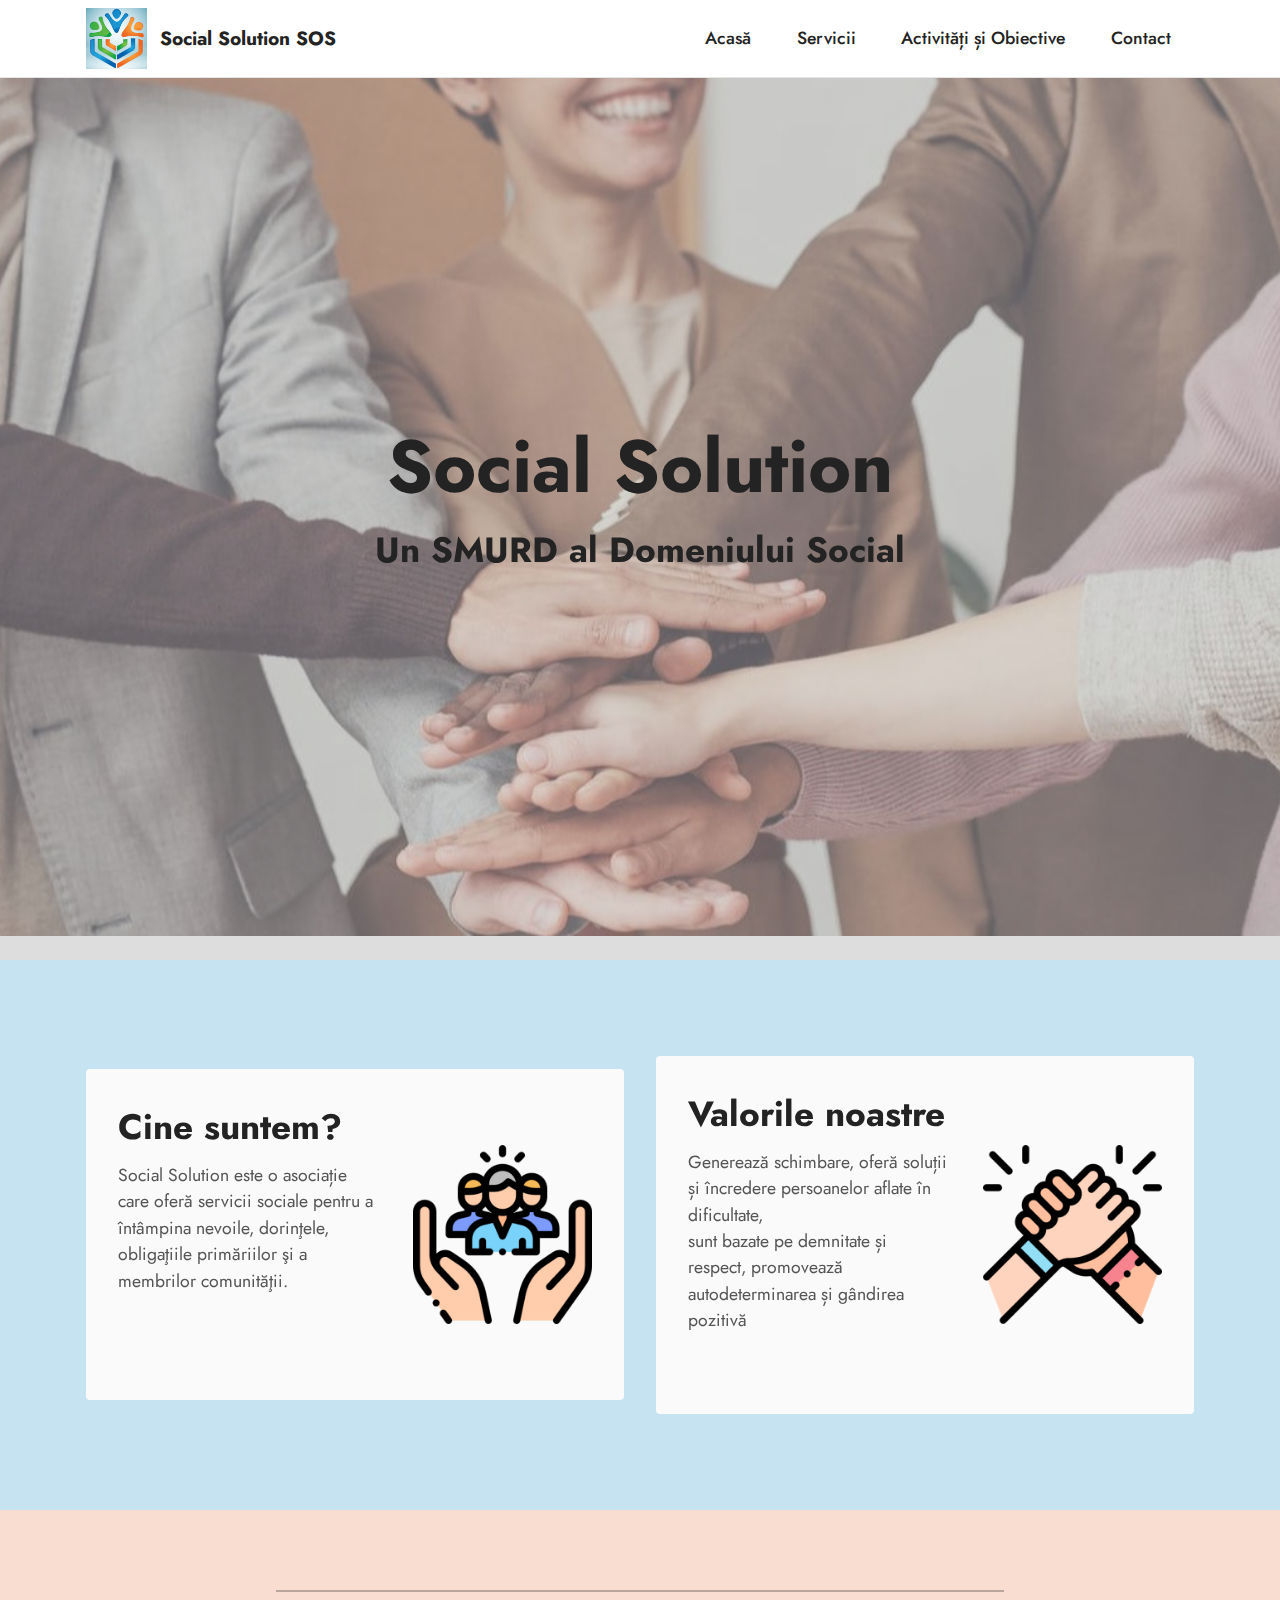
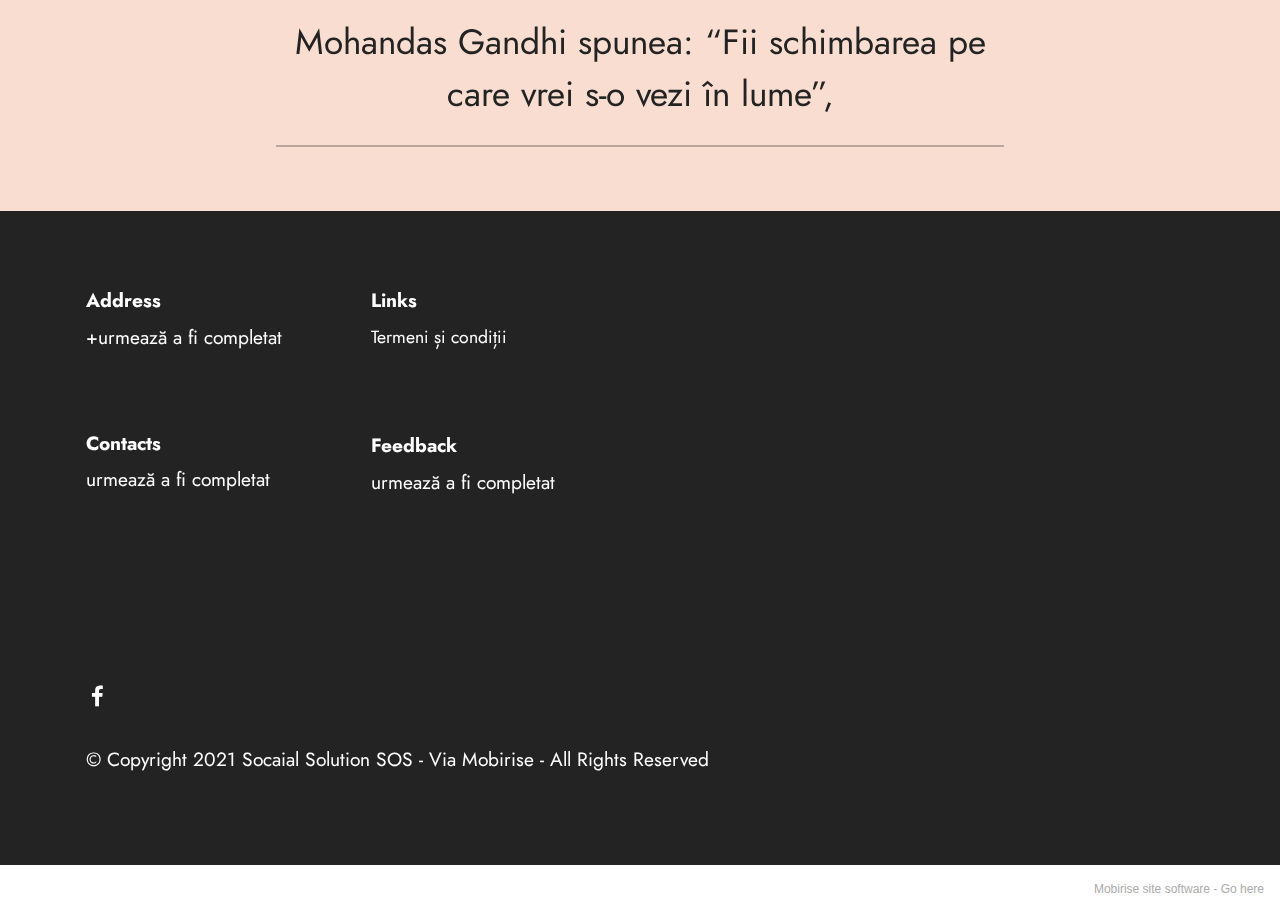
<file: index.html>
<!DOCTYPE html>
<html  >
<head>
  <!-- Site made with Mobirise Website Builder v5.4.1, https://mobirise.com -->
  <meta charset="UTF-8">
  <meta http-equiv="X-UA-Compatible" content="IE=edge">
  <meta name="generator" content="Mobirise v5.4.1, mobirise.com">
  <meta name="viewport" content="width=device-width, initial-scale=1, minimum-scale=1">
  <link rel="shortcut icon" href="assets/images/whatsapp-image-2021-09-26-at-21.45.40-121x121.jpg" type="image/x-icon">
  <meta name="description" content="">
  
  
  <title>Home</title>
  <link rel="stylesheet" href="assets/web/assets/mobirise-icons2/mobirise2.css">
  <link rel="stylesheet" href="assets/bootstrap/css/bootstrap.min.css">
  <link rel="stylesheet" href="assets/bootstrap/css/bootstrap-grid.min.css">
  <link rel="stylesheet" href="assets/bootstrap/css/bootstrap-reboot.min.css">
  <link rel="stylesheet" href="assets/parallax/jarallax.css">
  <link rel="stylesheet" href="assets/dropdown/css/style.css">
  <link rel="stylesheet" href="assets/socicon/css/styles.css">
  <link rel="stylesheet" href="assets/theme/css/style.css">
  <link rel="preload" href="https://fonts.googleapis.com/css?family=Jost:100,200,300,400,500,600,700,800,900,100i,200i,300i,400i,500i,600i,700i,800i,900i&display=swap" as="style" onload="this.onload=null;this.rel='stylesheet'">
  <noscript><link rel="stylesheet" href="https://fonts.googleapis.com/css?family=Jost:100,200,300,400,500,600,700,800,900,100i,200i,300i,400i,500i,600i,700i,800i,900i&display=swap"></noscript>
  <link rel="preload" as="style" href="assets/mobirise/css/mbr-additional.css"><link rel="stylesheet" href="assets/mobirise/css/mbr-additional.css" type="text/css">
  
  
  
  
</head>
<body>
  
  <section data-bs-version="5.1" class="menu cid-s48OLK6784" once="menu" id="menu1-h">
    
    <nav class="navbar navbar-dropdown navbar-fixed-top navbar-expand-lg">
        <div class="container">
            <div class="navbar-brand">
                <span class="navbar-logo">
                    
                        <img src="assets/images/whatsapp-image-2021-09-26-at-21.45.40-121x121.jpg" alt="SS SOS" style="height: 3.8rem;">
                    
                </span>
                <span class="navbar-caption-wrap"><a class="navbar-caption text-black text-primary display-7" href="page2.html">Social Solution SOS</a></span>
            </div>
            <button class="navbar-toggler" type="button" data-toggle="collapse" data-bs-toggle="collapse" data-target="#navbarSupportedContent" data-bs-target="#navbarSupportedContent" aria-controls="navbarNavAltMarkup" aria-expanded="false" aria-label="Toggle navigation">
                <div class="hamburger">
                    <span></span>
                    <span></span>
                    <span></span>
                    <span></span>
                </div>
            </button>
            <div class="collapse navbar-collapse" id="navbarSupportedContent">
                <ul class="navbar-nav nav-dropdown nav-right" data-app-modern-menu="true"><li class="nav-item"><a class="nav-link link text-black text-primary display-4" href="index.html">Acasă</a></li><li class="nav-item"><a class="nav-link link text-black text-primary display-4" href="page2.html">Servicii</a></li><li class="nav-item"><a class="nav-link link text-black text-primary display-4" href="page1.html">Activități și Obiective</a></li>
                    <li class="nav-item"><a class="nav-link link text-black text-primary display-4" href="page3.html">Contact</a></li></ul>
                
                
            </div>
        </div>
    </nav>

</section>

<section data-bs-version="5.1" class="header1 cid-s48MCQYojq mbr-fullscreen mbr-parallax-background" id="header1-f">

    

    <div class="mbr-overlay" style="opacity: 0.5; background-color: rgb(187, 187, 187);"></div>

    <div class="align-center container">
        <div class="row justify-content-center">
            <div class="col-12 col-lg-12">
                <h1 class="mbr-section-title mbr-fonts-style mb-3 display-1"><strong>Social Solution</strong></h1>
                
                <p class="mbr-text mbr-fonts-style display-5"><strong>Un SMURD al Domeniului Social</strong></p>
                
            </div>
        </div>
    </div>
</section>

<section data-bs-version="5.1" class="features4 cid-sK94BOXSmr" id="features5-p">

    

    
    <div class="container">
        <div class="row">
            <div class="col-12 col-lg-6">
                <div class="card-wrapper">
                    <div class="row">
                        <div class="col-12 col-md-7">
                            <div class="text-wrapper">
                                
                                <h5 class="card-title mbr-fonts-style display-5">
                                    <strong>Cine suntem?</strong></h5>
                                <p class="mbr-text mbr-fonts-style mb-5 display-4">Social Solution este o asociație care oferă servicii sociale pentru a întâmpina nevoile, dorinţele, obligaţiile primăriilor şi a membrilor comunităţii.<br><br></p>
                                
                            </div>
                        </div>
                        <div class="col-12 col-md-5">
                            <div class="img-wrapper">
                                <img src="assets/images/social-care-432x432.png" alt="<div>Icons made by <a href=&quot;https://www.freepik.com&quot; title=&quot;Freepik&quot;>Freepik</a> from <a href=&quot;https://www.flaticon.com/&quot; title=&quot;Flaticon&quot;>www.flaticon.com</a></div>">
                            </div>
                        </div>
                    </div>
                </div>
            </div>
            <div class="col-12 col-lg-6">
                <div class="card-wrapper">
                    <div class="row">
                        <div class="col-12 col-md-7">
                            <div class="text-wrapper">
                                
                                <h5 class="card-title mbr-fonts-style display-5"><strong>Valorile noastre</strong></h5>
                                <p class="mbr-text mbr-fonts-style mb-5 display-4">Generează schimbare, oferă soluții și încredere persoanelor aflate în dificultate,<br>sunt bazate pe demnitate și respect,&nbsp;promovează autodeterminarea și gândirea pozitivă<br></p>
                                
                            </div>
                        </div>
                        <div class="col-12 col-md-5">
                            <div class="img-wrapper">
                                <img src="assets/images/2597143-432x432.png" alt="<div>Icons made by <a href=&quot;https://www.flaticon.com/authors/freepik&quot; title=&quot;Freepik&quot;>Freepik</a> from <a href=&quot;https://www.flaticon.com/&quot; title=&quot;Flaticon&quot;>www.flaticon.com</a></div>">
                            </div>
                        </div>
                    </div>
                </div>
            </div>
        </div>
    </div>
</section>

<section data-bs-version="5.1" class="content6 cid-sK995l0xrP" id="content6-q">
    
    <div class="container">
        <div class="row justify-content-center">
            <div class="col-md-12 col-lg-8">
                <hr class="line">
                <p class="mbr-text align-center mbr-fonts-style my-4 display-5">Mohandas Gandhi spunea: “Fii schimbarea pe care vrei s-o vezi în lume”,</p>
                <hr class="line">
            </div>
        </div>
    </div>
</section>

<section data-bs-version="5.1" class="footer6 cid-sK9botbXNN" once="footers" id="footer6-u">

    

    

    <div class="container">
        <div class="row content mbr-white">
            <div class="col-12 col-md-3 mbr-fonts-style display-7">
                <h5 class="mbr-section-subtitle mbr-fonts-style mb-2 display-7">
                    <strong>Address</strong>
                </h5>
                <p class="mbr-text mbr-fonts-style display-7">+urmează a fi completat</p> <br>
                <h5 class="mbr-section-subtitle mbr-fonts-style mb-2 mt-4 display-7">
                    <strong>Contacts</strong>
                </h5>
                <p class="mbr-text mbr-fonts-style mb-4 display-7">urmează a fi completat<br></p>
            </div>
            <div class="col-12 col-md-3 mbr-fonts-style display-7">
                <h5 class="mbr-section-subtitle mbr-fonts-style mb-2 display-7">
                    <strong>Links</strong>
                </h5>
                <ul class="list mbr-fonts-style mb-4 display-4">
                    <li class="mbr-text item-wrap">Termeni și condiții</li><li class="mbr-text item-wrap"><br></li>
                </ul>
                <h5 class="mbr-section-subtitle mbr-fonts-style mb-2 mt-5 display-7">
                    <strong>Feedback</strong>
                </h5>
                <p class="mbr-text mbr-fonts-style mb-4 display-7">
                    urmează a fi completat</p>
            </div>
            <div class="col-12 col-md-6">
                <div class="google-map"><iframe frameborder="0" style="border:0" src="https://www.google.com/maps/embed/v1/place?key=AIzaSyCZI5F_k6S1k46ujh0SNrapM89f7mJxd30&amp;q=Cluj Napoca" allowfullscreen=""></iframe></div>
            </div>
            <div class="col-md-6">
                <div class="social-list align-left">
                    <div class="soc-item">
                        
                            <span class="mbr-iconfont mbr-iconfont-social socicon-facebook socicon"></span>
                        
                    </div>
                    
                    
                    
                    
                    
                </div>
            </div>
        </div>
        <div class="footer-lower">
            <div class="media-container-row">
                <div class="col-sm-12">
                    <hr>
                </div>
            </div>
            <div class="col-sm-12 copyright pl-0">
                <p class="mbr-text mbr-fonts-style mbr-white display-7">
                    © Copyright 2021 Socaial Solution SOS - Via Mobirise - All Rights Reserved
                </p>
            </div>
        </div>
    </div>
</section><section style="background-color: #fff; font-family: -apple-system, BlinkMacSystemFont, 'Segoe UI', 'Roboto', 'Helvetica Neue', Arial, sans-serif; color:#aaa; font-size:12px; padding: 0; align-items: center; display: flex;"><a href="https://mobirise.site/u" style="flex: 1 1; height: 3rem; padding-left: 1rem;"></a><p style="flex: 0 0 auto; margin:0; padding-right:1rem;">Mobirise site software - <a href="https://mobirise.site/n" style="color:#aaa;">Go here</a></p></section><script src="assets/bootstrap/js/bootstrap.bundle.min.js"></script>  <script src="assets/parallax/jarallax.js"></script>  <script src="assets/smoothscroll/smooth-scroll.js"></script>  <script src="assets/ytplayer/index.js"></script>  <script src="assets/dropdown/js/navbar-dropdown.js"></script>  <script src="assets/theme/js/script.js"></script>  
  
  
</body>
</html>
</file>
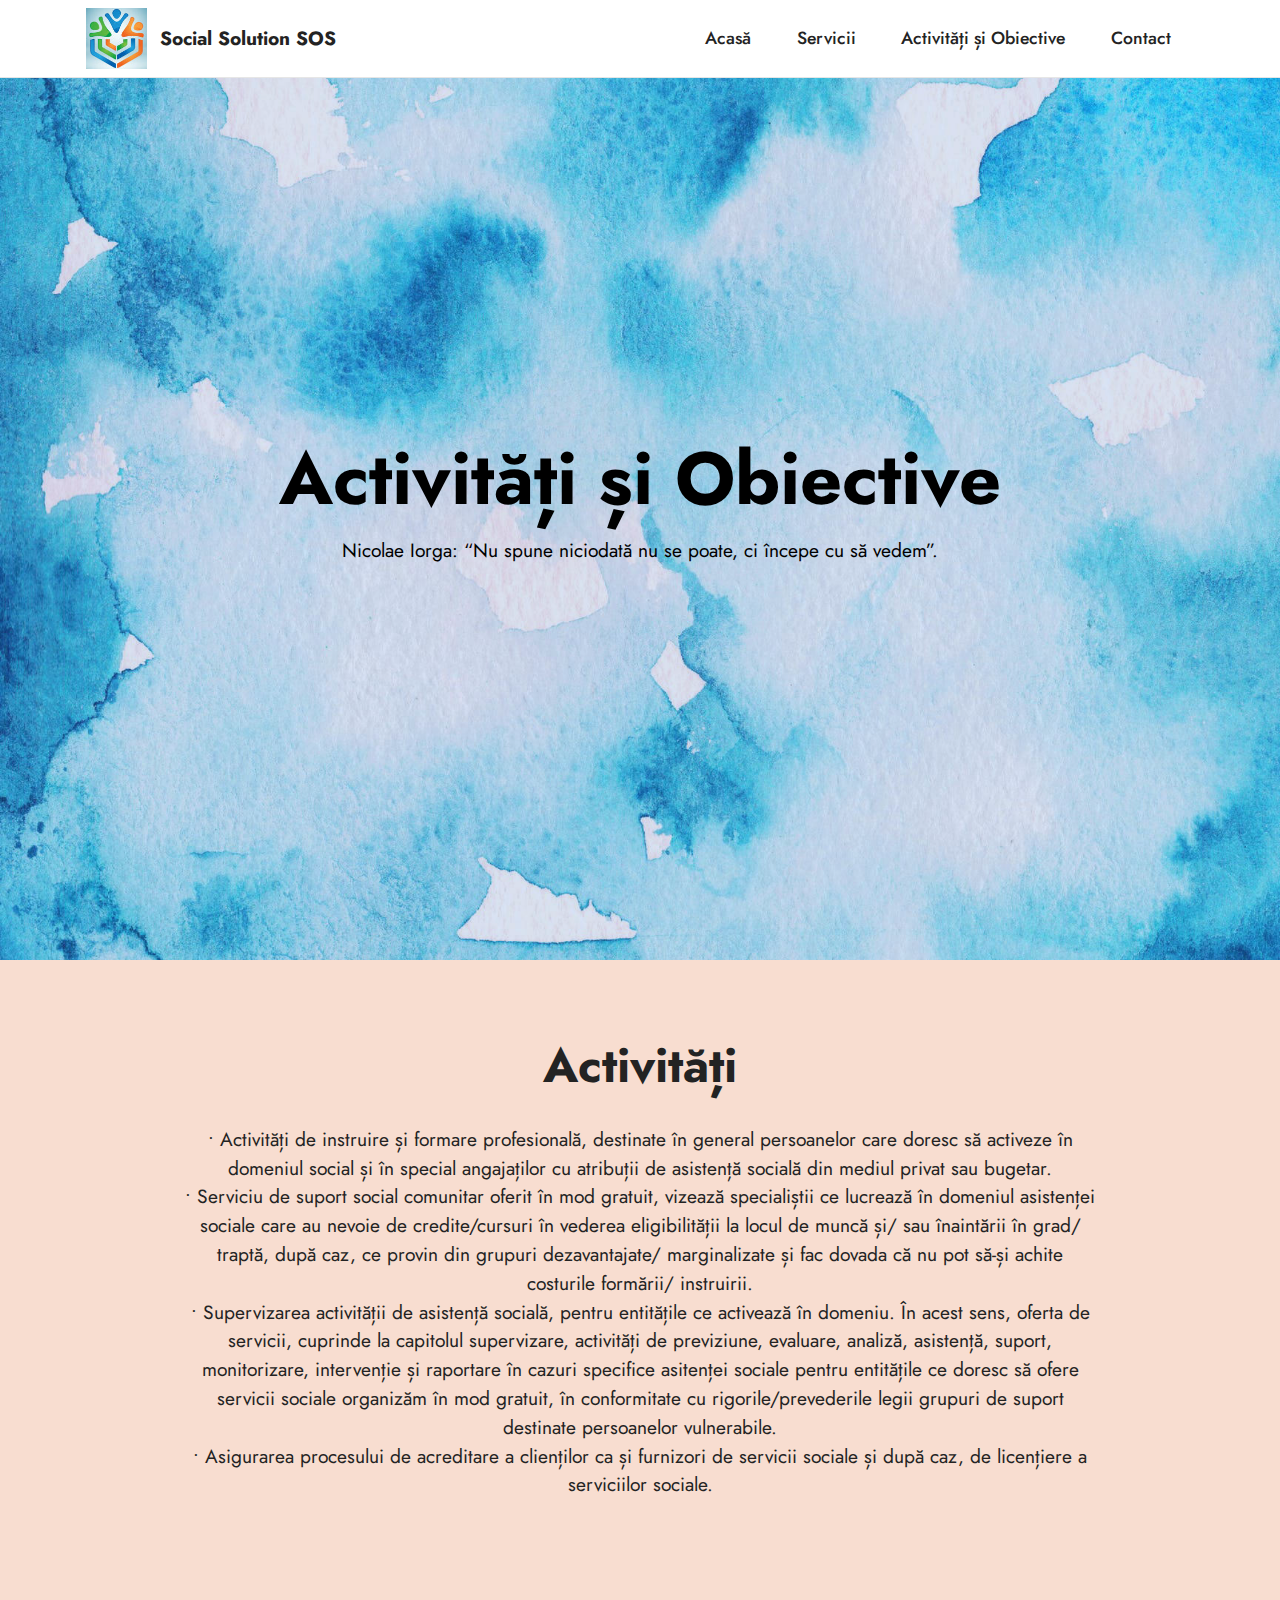
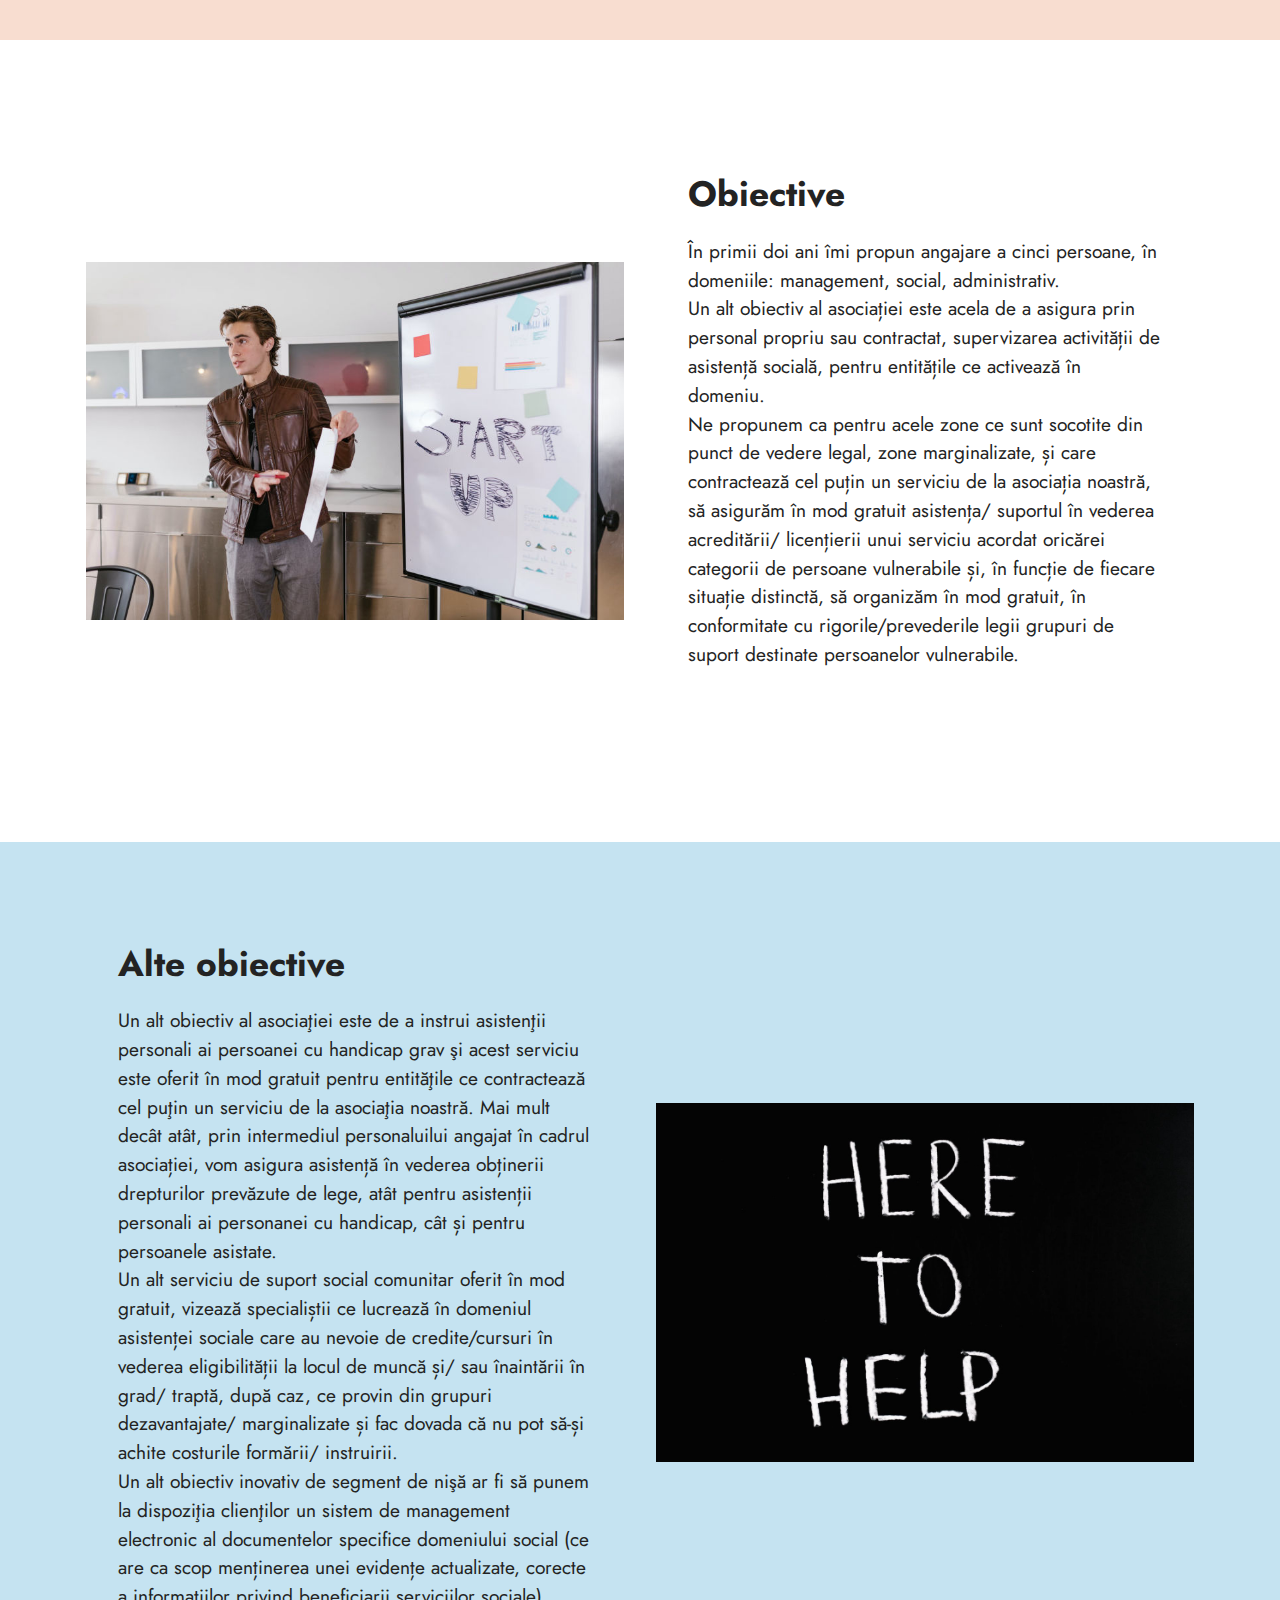
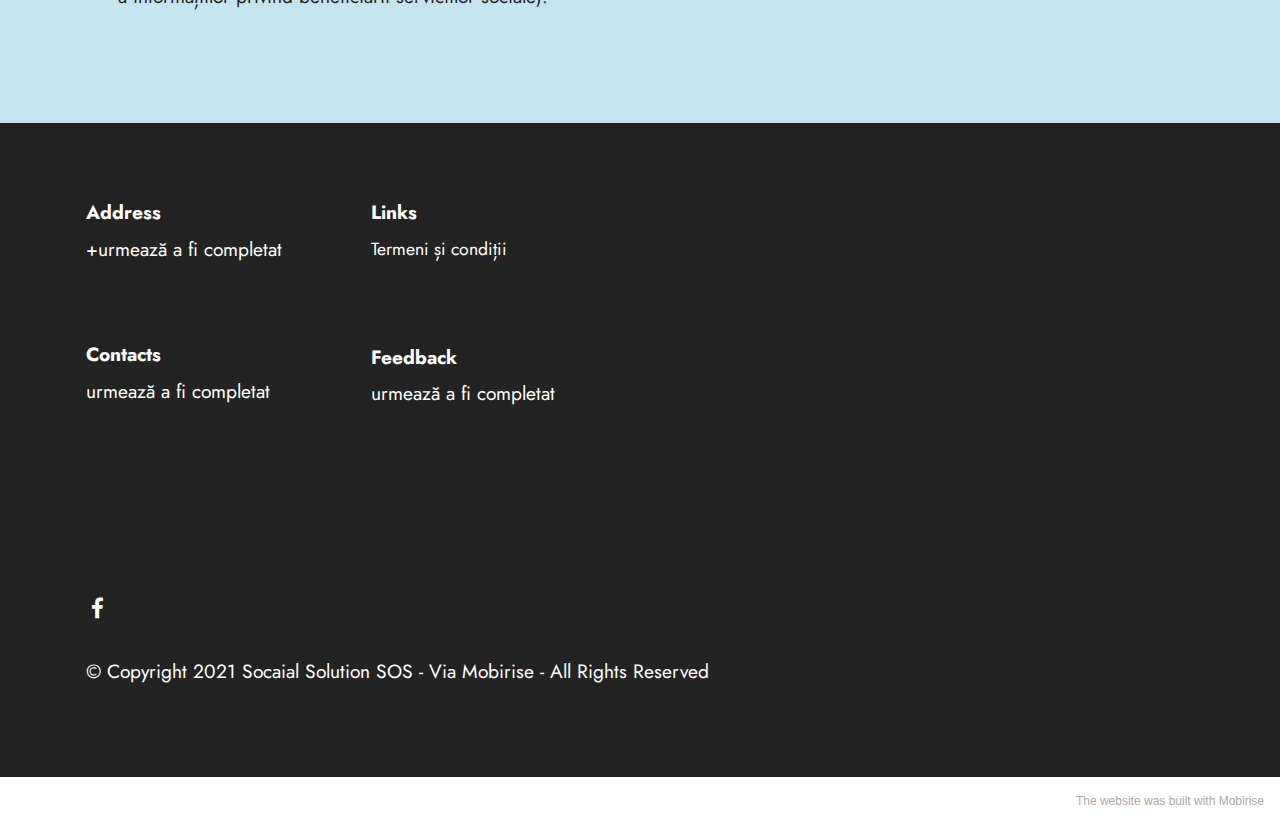
<file: page1.html>
<!DOCTYPE html>
<html  >
<head>
  <!-- Site made with Mobirise Website Builder v5.4.1, https://mobirise.com -->
  <meta charset="UTF-8">
  <meta http-equiv="X-UA-Compatible" content="IE=edge">
  <meta name="generator" content="Mobirise v5.4.1, mobirise.com">
  <meta name="viewport" content="width=device-width, initial-scale=1, minimum-scale=1">
  <link rel="shortcut icon" href="assets/images/whatsapp-image-2021-09-26-at-21.45.40-121x121.jpg" type="image/x-icon">
  <meta name="description" content="">
  
  
  <title>Obiective</title>
  <link rel="stylesheet" href="assets/bootstrap/css/bootstrap.min.css">
  <link rel="stylesheet" href="assets/bootstrap/css/bootstrap-grid.min.css">
  <link rel="stylesheet" href="assets/bootstrap/css/bootstrap-reboot.min.css">
  <link rel="stylesheet" href="assets/dropdown/css/style.css">
  <link rel="stylesheet" href="assets/socicon/css/styles.css">
  <link rel="stylesheet" href="assets/theme/css/style.css">
  <link rel="preload" href="https://fonts.googleapis.com/css?family=Jost:100,200,300,400,500,600,700,800,900,100i,200i,300i,400i,500i,600i,700i,800i,900i&display=swap" as="style" onload="this.onload=null;this.rel='stylesheet'">
  <noscript><link rel="stylesheet" href="https://fonts.googleapis.com/css?family=Jost:100,200,300,400,500,600,700,800,900,100i,200i,300i,400i,500i,600i,700i,800i,900i&display=swap"></noscript>
  <link rel="preload" as="style" href="assets/mobirise/css/mbr-additional.css"><link rel="stylesheet" href="assets/mobirise/css/mbr-additional.css" type="text/css">
  
  
  
  
</head>
<body>
  
  <section data-bs-version="5.1" class="menu cid-s48OLK6784" once="menu" id="menu1-n">
    
    <nav class="navbar navbar-dropdown navbar-fixed-top navbar-expand-lg">
        <div class="container">
            <div class="navbar-brand">
                <span class="navbar-logo">
                    
                        <img src="assets/images/whatsapp-image-2021-09-26-at-21.45.40-121x121.jpg" alt="SS SOS" style="height: 3.8rem;">
                    
                </span>
                <span class="navbar-caption-wrap"><a class="navbar-caption text-black text-primary display-7" href="page2.html">Social Solution SOS</a></span>
            </div>
            <button class="navbar-toggler" type="button" data-toggle="collapse" data-bs-toggle="collapse" data-target="#navbarSupportedContent" data-bs-target="#navbarSupportedContent" aria-controls="navbarNavAltMarkup" aria-expanded="false" aria-label="Toggle navigation">
                <div class="hamburger">
                    <span></span>
                    <span></span>
                    <span></span>
                    <span></span>
                </div>
            </button>
            <div class="collapse navbar-collapse" id="navbarSupportedContent">
                <ul class="navbar-nav nav-dropdown nav-right" data-app-modern-menu="true"><li class="nav-item"><a class="nav-link link text-black text-primary display-4" href="index.html">Acasă</a></li><li class="nav-item"><a class="nav-link link text-black text-primary display-4" href="page2.html">Servicii</a></li><li class="nav-item"><a class="nav-link link text-black text-primary display-4" href="page1.html">Activități și Obiective</a></li>
                    <li class="nav-item"><a class="nav-link link text-black text-primary display-4" href="page3.html">Contact</a></li></ul>
                
                
            </div>
        </div>
    </nav>

</section>

<section data-bs-version="5.1" class="header6 cid-sK9jaFaWFG mbr-fullscreen" id="header6-13">

    

    <div class="mbr-overlay" style="opacity: 0.2; background-color: rgb(68, 121, 217);"></div>

    <div class="align-center container">
        <div class="row justify-content-center">
            <div class="col-12 col-lg-10">
                <h1 class="mbr-section-title mbr-fonts-style mbr-white mb-3 display-1"><strong>Activități și Obiective</strong></h1>
                
                <p class="mbr-text mbr-white mbr-fonts-style display-7">
                    Nicolae Iorga: “Nu spune niciodată nu se poate, ci începe cu să vedem”.
                </p>
                
            </div>
        </div>
    </div>
</section>

<section data-bs-version="5.1" class="content4 cid-sK9kzxKzYZ" id="content4-19">
    
    
    <div class="container">
        <div class="row justify-content-center">
            <div class="title col-md-12 col-lg-10">
                <h3 class="mbr-section-title mbr-fonts-style align-center mb-4 display-2">
                    <strong>Activități</strong></h3>
                <h4 class="mbr-section-subtitle align-center mbr-fonts-style mb-4 display-7">•	Activități de instruire și formare profesională, destinate în general persoanelor care doresc să activeze în domeniul social și în special angajaților cu atribuții de asistență socială din mediul privat sau bugetar.
<div>•	Serviciu de suport social comunitar oferit în mod gratuit, vizează specialiștii ce lucrează în domeniul asistenței sociale care au nevoie de credite/cursuri în vederea eligibilității la locul de muncă și/ sau înaintării în grad/ traptă, după caz, ce provin din grupuri dezavantajate/ marginalizate și fac dovada că nu pot să-și achite costurile formării/ instruirii.
</div><div>•	Supervizarea activității de asistență socială, pentru entitățile ce activează în domeniu. În acest sens, oferta de servicii, cuprinde la capitolul supervizare, activități de previziune, evaluare, analiză, asistență, suport, monitorizare, intervenție și raportare în cazuri specifice asitenței sociale pentru entitățile ce doresc să ofere servicii sociale organizăm în mod gratuit, în conformitate cu rigorile/prevederile legii grupuri de suport destinate persoanelor vulnerabile.
</div><div>•	Asigurarea procesului de acreditare a clienților ca și furnizori de servicii sociale și după caz, de licențiere a serviciilor sociale.
</div><div><br></div></h4>
                
            </div>
        </div>
    </div>
</section>

<section data-bs-version="5.1" class="image1 cid-sK9lCroqYb" id="image1-1a">
    

    

    <div class="container">
        <div class="row align-items-center">
            <div class="col-12 col-lg-6">
                <div class="image-wrapper">
                    <img src="assets/images/pexels-photo-7413915-815x543.jpg" alt="Fotografie creată de RODNAE Productions, de la Pexels">
                    
                </div>
            </div>
            <div class="col-12 col-lg">
                <div class="text-wrapper">
                    <h3 class="mbr-section-title mbr-fonts-style mb-3 display-5">
                        <strong>Obiective</strong></h3>
                    <p class="mbr-text mbr-fonts-style display-7">În primii doi ani îmi propun angajare a cinci persoane, în domeniile: management, social, administrativ.
<br>Un alt obiectiv al asociației este acela de a asigura prin personal propriu sau contractat, supervizarea activității de asistență socială, pentru entitățile ce activează în domeniu.
<br>Ne propunem ca pentru acele zone ce sunt socotite din punct de vedere legal, zone marginalizate, și care contractează cel puțin un serviciu de la asociația noastră, să asigurăm în mod gratuit asistența/ suportul în vederea acreditării/ licențierii unui serviciu acordat oricărei categorii de persoane vulnerabile și, în funcție de fiecare situație distinctă, să organizăm în mod gratuit, în conformitate cu rigorile/prevederile legii grupuri de suport destinate persoanelor vulnerabile.
<br><br></p>
                </div>
            </div>
        </div>
    </div>
</section>

<section data-bs-version="5.1" class="image2 cid-sK9lVoNBVE" id="image2-1b">
    

    

    <div class="container">
        <div class="row align-items-center">
            <div class="col-12 col-lg-6">
                <div class="image-wrapper">
                    <img src="assets/images/pexels-photo-5697255-1256x837.jpg" alt="Fotografie creată de Anna Tarazevich, de la Pexels">
                    
                </div>
            </div>
            <div class="col-12 col-lg">
                <div class="text-wrapper">
                    <h3 class="mbr-section-title mbr-fonts-style mb-3 display-5">
                        <strong>Alte obiective</strong></h3>
                    <p class="mbr-text mbr-fonts-style display-7">Un alt obiectiv al asociaţiei este de a instrui asistenţii personali ai persoanei cu handicap grav şi acest serviciu este oferit în mod gratuit pentru entităţile ce contractează cel puţin un serviciu de la asociaţia noastră. Mai mult decât atât, prin intermediul personaluilui angajat în cadrul asociației, vom asigura asistență în vederea obținerii drepturilor prevăzute de lege, atât pentru asistenții personali ai personanei cu handicap, cât și pentru persoanele asistate.
<br>Un alt serviciu de suport social comunitar oferit în mod gratuit, vizează specialiștii ce lucrează în domeniul asistenței sociale care au nevoie de credite/cursuri în vederea eligibilității la locul de muncă și/ sau înaintării în grad/ traptă, după caz, ce provin din grupuri dezavantajate/ marginalizate și fac dovada că nu pot să-și achite costurile formării/ instruirii.
<br>Un alt obiectiv inovativ de segment de nişă ar fi să punem la dispoziţia clienţilor un sistem de management electronic al documentelor specifice domeniului social (ce are ca scop menținerea unei evidențe actualizate, corecte a informațiilor privind beneficiarii serviciilor sociale).&nbsp;</p>
                </div>
            </div>
        </div>
    </div>
</section>

<section data-bs-version="5.1" class="footer6 cid-sK9botbXNN" once="footers" id="footer6-u">

    

    

    <div class="container">
        <div class="row content mbr-white">
            <div class="col-12 col-md-3 mbr-fonts-style display-7">
                <h5 class="mbr-section-subtitle mbr-fonts-style mb-2 display-7">
                    <strong>Address</strong>
                </h5>
                <p class="mbr-text mbr-fonts-style display-7">+urmează a fi completat</p> <br>
                <h5 class="mbr-section-subtitle mbr-fonts-style mb-2 mt-4 display-7">
                    <strong>Contacts</strong>
                </h5>
                <p class="mbr-text mbr-fonts-style mb-4 display-7">urmează a fi completat<br></p>
            </div>
            <div class="col-12 col-md-3 mbr-fonts-style display-7">
                <h5 class="mbr-section-subtitle mbr-fonts-style mb-2 display-7">
                    <strong>Links</strong>
                </h5>
                <ul class="list mbr-fonts-style mb-4 display-4">
                    <li class="mbr-text item-wrap">Termeni și condiții</li><li class="mbr-text item-wrap"><br></li>
                </ul>
                <h5 class="mbr-section-subtitle mbr-fonts-style mb-2 mt-5 display-7">
                    <strong>Feedback</strong>
                </h5>
                <p class="mbr-text mbr-fonts-style mb-4 display-7">
                    urmează a fi completat</p>
            </div>
            <div class="col-12 col-md-6">
                <div class="google-map"><iframe frameborder="0" style="border:0" src="https://www.google.com/maps/embed/v1/place?key=AIzaSyCNveGQ9bfpKFwWzQLLftrR9hNiHwdqQG8&amp;q=Cluj Napoca" allowfullscreen=""></iframe></div>
            </div>
            <div class="col-md-6">
                <div class="social-list align-left">
                    <div class="soc-item">
                        
                            <span class="mbr-iconfont mbr-iconfont-social socicon-facebook socicon"></span>
                        
                    </div>
                    
                    
                    
                    
                    
                </div>
            </div>
        </div>
        <div class="footer-lower">
            <div class="media-container-row">
                <div class="col-sm-12">
                    <hr>
                </div>
            </div>
            <div class="col-sm-12 copyright pl-0">
                <p class="mbr-text mbr-fonts-style mbr-white display-7">
                    © Copyright 2021 Socaial Solution SOS - Via Mobirise - All Rights Reserved
                </p>
            </div>
        </div>
    </div>
</section><section style="background-color: #fff; font-family: -apple-system, BlinkMacSystemFont, 'Segoe UI', 'Roboto', 'Helvetica Neue', Arial, sans-serif; color:#aaa; font-size:12px; padding: 0; align-items: center; display: flex;"><a href="https://mobirise.site/b" style="flex: 1 1; height: 3rem; padding-left: 1rem;"></a><p style="flex: 0 0 auto; margin:0; padding-right:1rem;">The <a href="https://mobirise.site/e" style="color:#aaa;">website</a> was built with Mobirise</p></section><script src="assets/bootstrap/js/bootstrap.bundle.min.js"></script>  <script src="assets/smoothscroll/smooth-scroll.js"></script>  <script src="assets/ytplayer/index.js"></script>  <script src="assets/dropdown/js/navbar-dropdown.js"></script>  <script src="assets/theme/js/script.js"></script>  
  
  
</body>
</html>
</file>
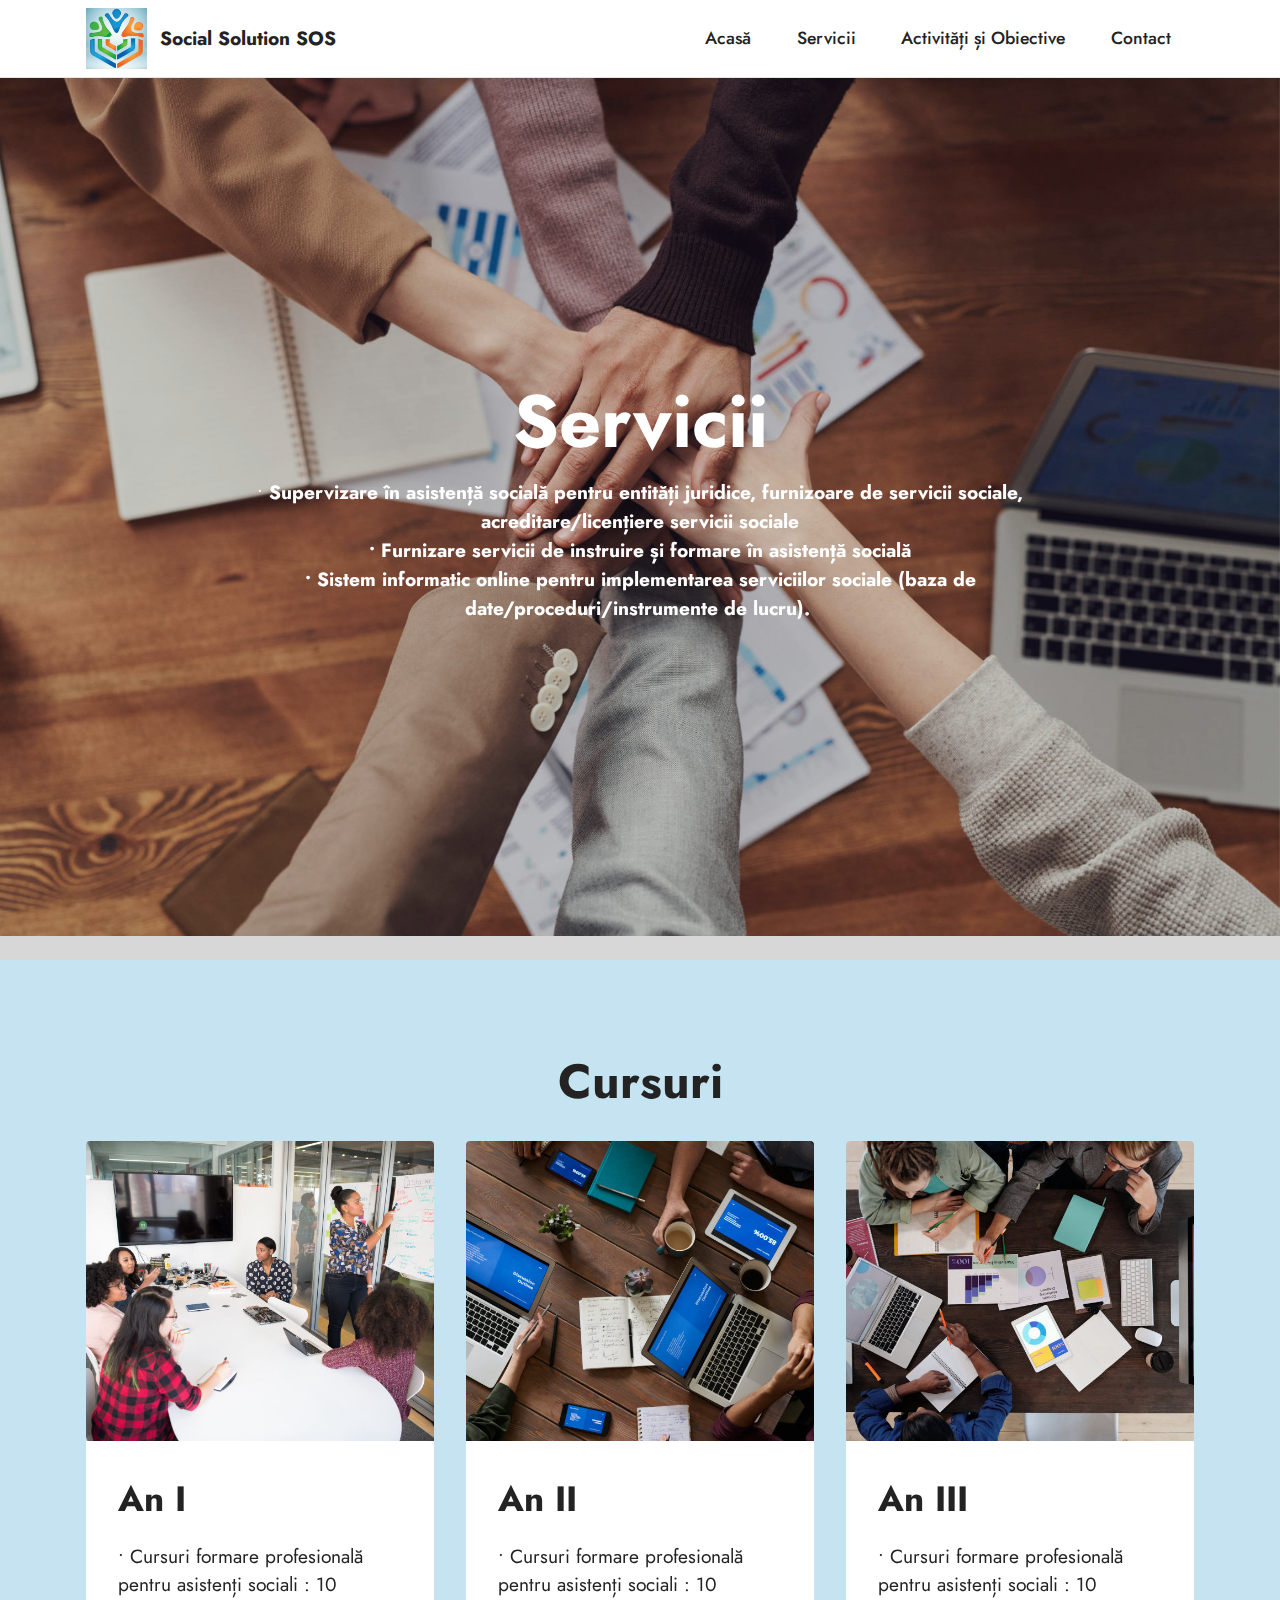
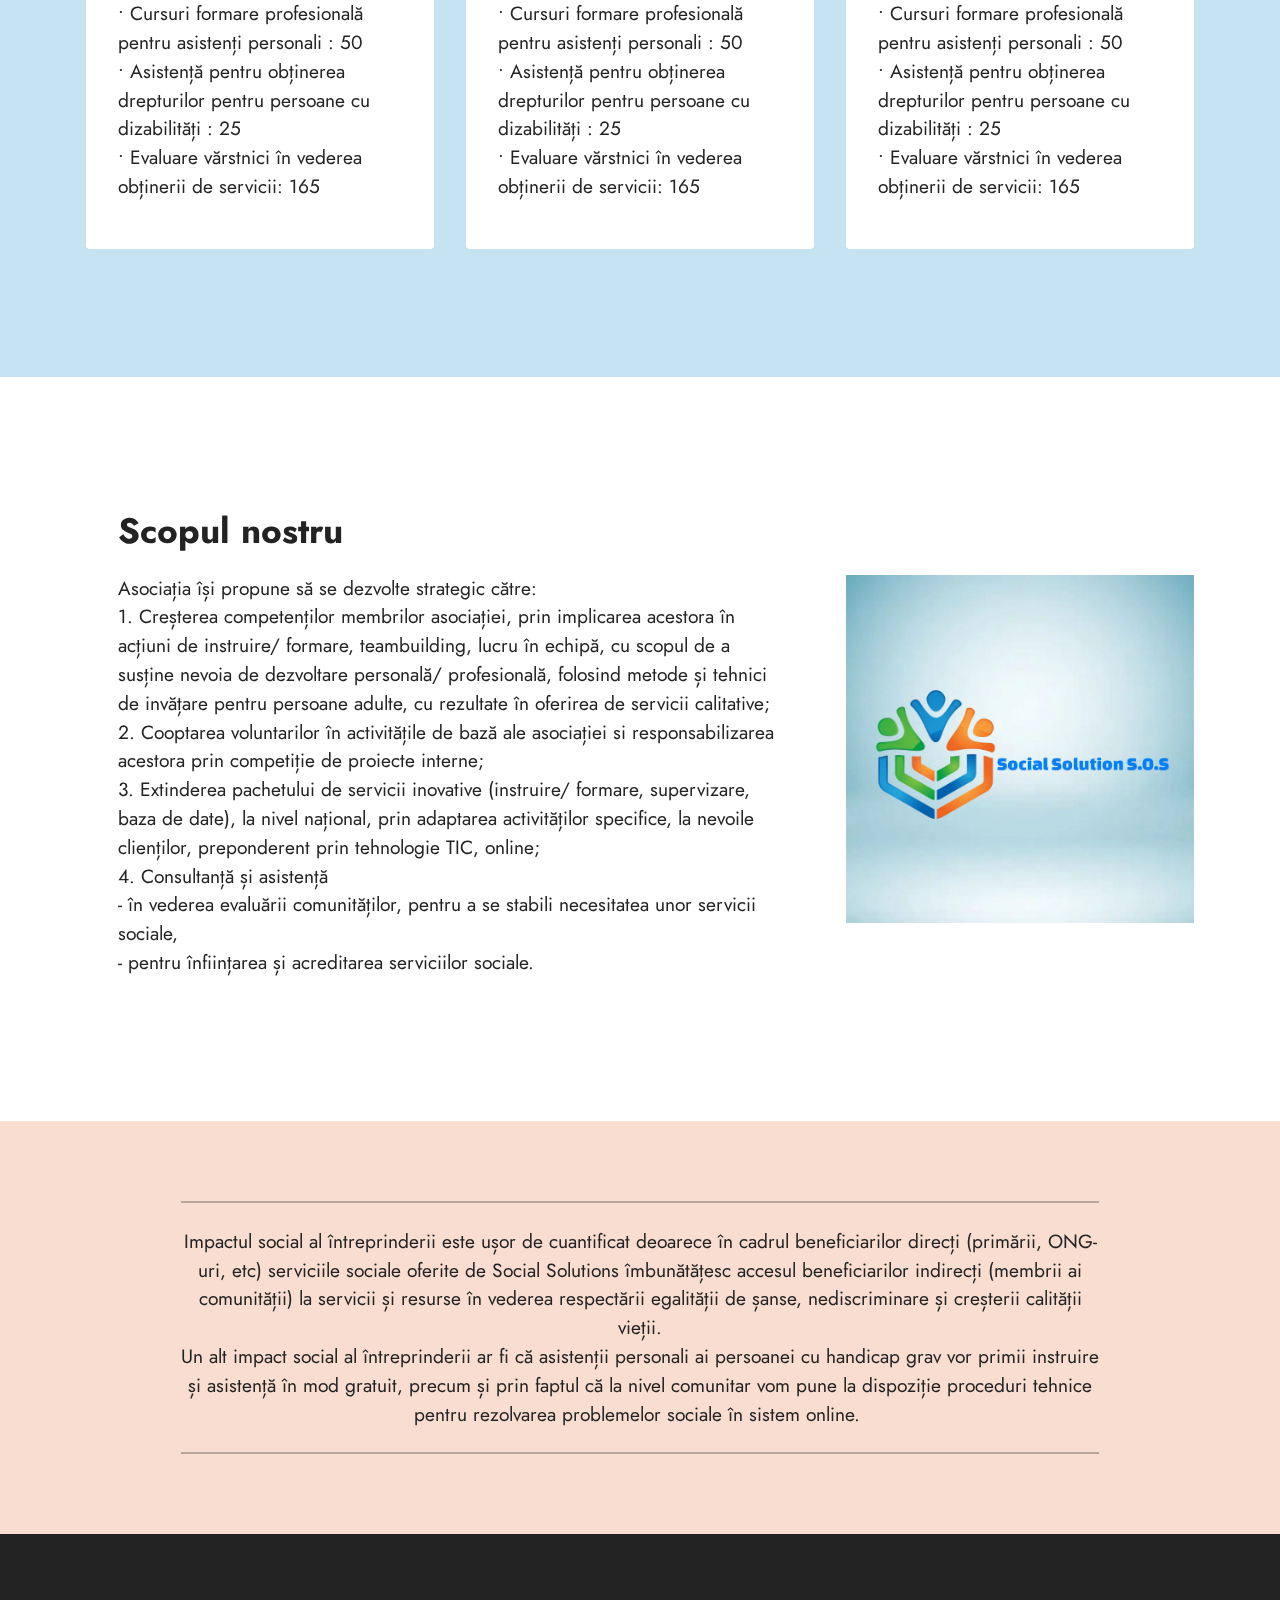
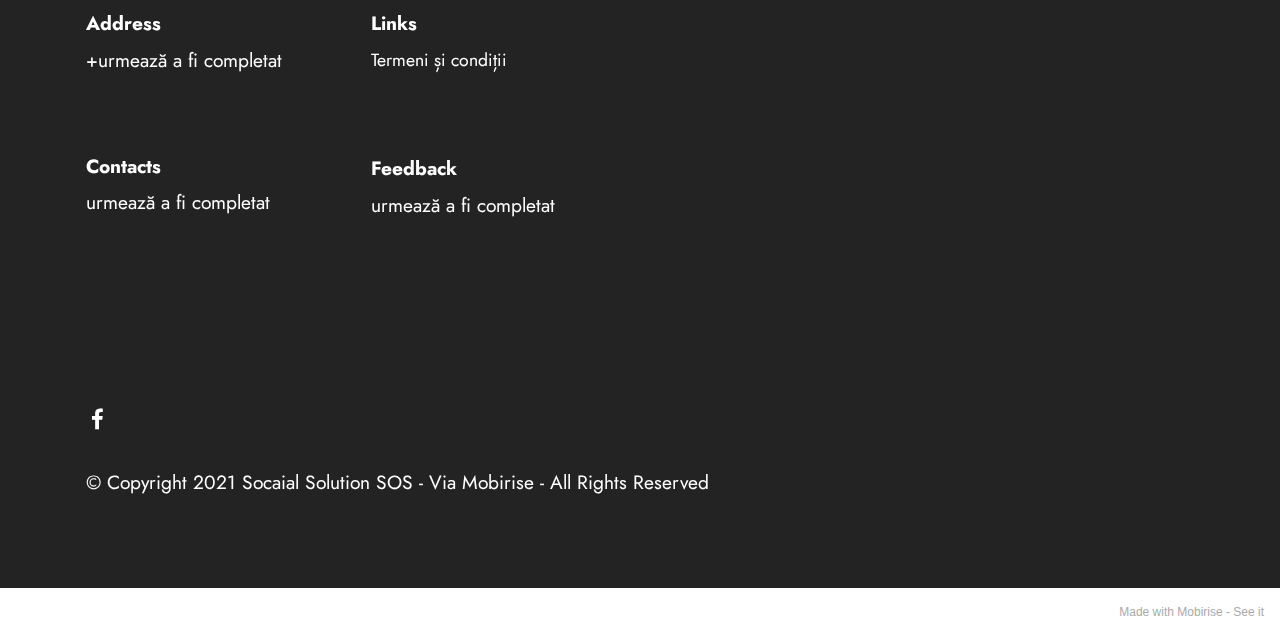
<file: page2.html>
<!DOCTYPE html>
<html  >
<head>
  <!-- Site made with Mobirise Website Builder v5.4.1, https://mobirise.com -->
  <meta charset="UTF-8">
  <meta http-equiv="X-UA-Compatible" content="IE=edge">
  <meta name="generator" content="Mobirise v5.4.1, mobirise.com">
  <meta name="viewport" content="width=device-width, initial-scale=1, minimum-scale=1">
  <link rel="shortcut icon" href="assets/images/whatsapp-image-2021-09-26-at-21.45.40-121x121.jpg" type="image/x-icon">
  <meta name="description" content="">
  
  
  <title>Servicii</title>
  <link rel="stylesheet" href="assets/bootstrap/css/bootstrap.min.css">
  <link rel="stylesheet" href="assets/bootstrap/css/bootstrap-grid.min.css">
  <link rel="stylesheet" href="assets/bootstrap/css/bootstrap-reboot.min.css">
  <link rel="stylesheet" href="assets/parallax/jarallax.css">
  <link rel="stylesheet" href="assets/dropdown/css/style.css">
  <link rel="stylesheet" href="assets/socicon/css/styles.css">
  <link rel="stylesheet" href="assets/theme/css/style.css">
  <link rel="preload" href="https://fonts.googleapis.com/css?family=Jost:100,200,300,400,500,600,700,800,900,100i,200i,300i,400i,500i,600i,700i,800i,900i&display=swap" as="style" onload="this.onload=null;this.rel='stylesheet'">
  <noscript><link rel="stylesheet" href="https://fonts.googleapis.com/css?family=Jost:100,200,300,400,500,600,700,800,900,100i,200i,300i,400i,500i,600i,700i,800i,900i&display=swap"></noscript>
  <link rel="preload" as="style" href="assets/mobirise/css/mbr-additional.css"><link rel="stylesheet" href="assets/mobirise/css/mbr-additional.css" type="text/css">
  
  
  
  
</head>
<body>
  
  <section data-bs-version="5.1" class="menu cid-s48OLK6784" once="menu" id="menu1-v">
    
    <nav class="navbar navbar-dropdown navbar-fixed-top navbar-expand-lg">
        <div class="container">
            <div class="navbar-brand">
                <span class="navbar-logo">
                    
                        <img src="assets/images/whatsapp-image-2021-09-26-at-21.45.40-121x121.jpg" alt="SS SOS" style="height: 3.8rem;">
                    
                </span>
                <span class="navbar-caption-wrap"><a class="navbar-caption text-black text-primary display-7" href="page2.html">Social Solution SOS</a></span>
            </div>
            <button class="navbar-toggler" type="button" data-toggle="collapse" data-bs-toggle="collapse" data-target="#navbarSupportedContent" data-bs-target="#navbarSupportedContent" aria-controls="navbarNavAltMarkup" aria-expanded="false" aria-label="Toggle navigation">
                <div class="hamburger">
                    <span></span>
                    <span></span>
                    <span></span>
                    <span></span>
                </div>
            </button>
            <div class="collapse navbar-collapse" id="navbarSupportedContent">
                <ul class="navbar-nav nav-dropdown nav-right" data-app-modern-menu="true"><li class="nav-item"><a class="nav-link link text-black text-primary display-4" href="index.html">Acasă</a></li><li class="nav-item"><a class="nav-link link text-black text-primary display-4" href="page2.html">Servicii</a></li><li class="nav-item"><a class="nav-link link text-black text-primary display-4" href="page1.html">Activități și Obiective</a></li>
                    <li class="nav-item"><a class="nav-link link text-black text-primary display-4" href="page3.html">Contact</a></li></ul>
                
                
            </div>
        </div>
    </nav>

</section>

<section data-bs-version="5.1" class="header18 cid-sK9ddCJqcn mbr-fullscreen mbr-parallax-background" id="header18-y">

    

    <div class="mbr-overlay" style="opacity: 0.2; background-color: rgb(53, 53, 53);"></div>

    <div class="align-center container">
        <div class="row justify-content-center">
            <div class="col-12 col-lg-10">
                <h1 class="mbr-section-title mbr-fonts-style mbr-white mb-3 display-1"><strong>Servicii</strong></h1>
                
                <p class="mbr-text mbr-fonts-style mbr-white display-7">•	<strong>Supervizare în asistență socială pentru entități juridice, furnizoare de servicii sociale,
<br>acreditare/licențiere servicii sociale
<br>•	Furnizare servicii de instruire și formare în asistență socială
<br>•	Sistem informatic online pentru implementarea serviciilor sociale (baza de
<br>date/proceduri/instrumente de lucru).&nbsp;</strong><br></p>
                
            </div>
        </div>
    </div>
</section>

<section data-bs-version="5.1" class="features4 cid-sK9dNwJyEi" id="features4-10">
    
    
    <div class="container">
        <div class="mbr-section-head">
            <h4 class="mbr-section-title mbr-fonts-style align-center mb-0 display-2"><strong>Cursuri</strong></h4>
            
        </div>
        <div class="row mt-4">
            <div class="item features-image сol-12 col-md-6 col-lg-4">
                <div class="item-wrapper">
                    <div class="item-img">
                        <img src="assets/images/pexels-christina-morillo-1181622-815x544.jpg" alt="Fotografie creată de EKATERINA BOLOVTSOVA, de la Pexels" title="">
                    </div>
                    <div class="item-content">
                        <h5 class="item-title mbr-fonts-style display-5"><strong>An I</strong></h5>
                        
                        <p class="mbr-text mbr-fonts-style mt-3 display-7">•	Cursuri formare profesională pentru asistenți sociali : 10
<br>•	Cursuri formare profesională pentru asistenți personali : 50
<br>•	Asistență pentru obținerea drepturilor pentru persoane cu dizabilități : 25
<br>•	Evaluare vărstnici în vederea obținerii de servicii: 165&nbsp;<br></p>
                    </div>
                    
                </div>
            </div>
            <div class="item features-image сol-12 col-md-6 col-lg-4">
                <div class="item-wrapper">
                    <div class="item-img">
                        <img src="assets/images/pexels-photo-3183190-815x544.jpg" alt="Fotografie creată de fauxels, de la Pexels" title="">
                    </div>
                    <div class="item-content">
                        <h5 class="item-title mbr-fonts-style display-5"><strong>An II</strong></h5>
                        
                        <p class="mbr-text mbr-fonts-style mt-3 display-7">•	Cursuri formare profesională pentru asistenți sociali : 10
<br>•	Cursuri formare profesională pentru asistenți personali : 50
<br>•	Asistență pentru obținerea drepturilor pentru persoane cu dizabilități : 25
<br>•	Evaluare vărstnici în vederea obținerii de servicii: 165&nbsp;<br></p>
                    </div>
                    
                </div>
            </div>
            <div class="item features-image сol-12 col-md-6 col-lg-4">
                <div class="item-wrapper">
                    <div class="item-img">
                        <img src="assets/images/pexels-photo-6476254-815x544.jpg" alt="Fotografie creată de Mikael Blomkvist, de la Pexels" title="">
                    </div>
                    <div class="item-content">
                        <h5 class="item-title mbr-fonts-style display-5"><strong>An III</strong></h5>
                        
                        <p class="mbr-text mbr-fonts-style mt-3 display-7">•	Cursuri formare profesională pentru asistenți sociali : 10
<br>•	Cursuri formare profesională pentru asistenți personali : 50
<br>•	Asistență pentru obținerea drepturilor pentru persoane cu dizabilități : 25
<br>•	Evaluare vărstnici în vederea obținerii de servicii: 165&nbsp;<br></p>
                    </div>
                    
                </div>
            </div>

        </div>
    </div>
</section>

<section data-bs-version="5.1" class="image2 cid-sK9g56Heew" id="image2-11">
    

    

    <div class="container">
        <div class="row align-items-center">
            <div class="col-12 col-lg-4">
                <div class="image-wrapper">
                    <img src="assets/images/sssos-815x815.jpg" alt="Mobirise">
                    
                </div>
            </div>
            <div class="col-12 col-lg">
                <div class="text-wrapper">
                    <h3 class="mbr-section-title mbr-fonts-style mb-3 display-5">
                        <strong>Scopul nostru</strong></h3>
                    <p class="mbr-text mbr-fonts-style display-7">Asociația își propune să se dezvolte strategic către:
<br>1. Creșterea competenților membrilor asociației, prin implicarea acestora în acțiuni de instruire/ formare, teambuilding, lucru în echipă, cu scopul de a susține nevoia de dezvoltare personală/ profesională, folosind metode și tehnici de invățare pentru persoane adulte, cu rezultate în oferirea de servicii calitative;
<br>2. Cooptarea voluntarilor în activitățile de bază ale asociației si responsabilizarea acestora prin competiție de proiecte interne;
<br>3. Extinderea pachetului de servicii inovative (instruire/ formare, supervizare, baza de date), la nivel național, prin adaptarea activităților specifice, la nevoile clienților, preponderent prin tehnologie TIC, online;
<br>4. Consultanță și asistență
<br>- în vederea evaluării comunităților, pentru a se stabili necesitatea unor servicii sociale,
<br>- pentru înființarea și acreditarea serviciilor sociale.&nbsp;<br></p>
                </div>
            </div>
        </div>
    </div>
</section>

<section data-bs-version="5.1" class="content6 cid-sK9i8tU0Im" id="content6-12">
    
    <div class="container">
        <div class="row justify-content-center">
            <div class="col-md-12 col-lg-10">
                <hr class="line">
                <p class="mbr-text align-center mbr-fonts-style my-4 display-7">Impactul social al întreprinderii este ușor de cuantificat deoarece în cadrul beneficiarilor direcți (primării, ONG-uri, etc) serviciile sociale oferite de Social Solutions îmbunătățesc accesul beneficiarilor indirecți (membrii ai comunității) la servicii și resurse în vederea respectării egalității de șanse, nediscriminare și creșterii calității vieții.
<br>Un alt impact social al întreprinderii ar fi că asistenții personali ai persoanei cu handicap grav vor primii instruire și asistență în mod gratuit, precum și prin faptul că la nivel comunitar vom pune la dispoziție proceduri tehnice pentru rezolvarea problemelor sociale în sistem online.&nbsp;<br></p>
                <hr class="line">
            </div>
        </div>
    </div>
</section>

<section data-bs-version="5.1" class="footer6 cid-sK9botbXNN" once="footers" id="footer6-w">

    

    

    <div class="container">
        <div class="row content mbr-white">
            <div class="col-12 col-md-3 mbr-fonts-style display-7">
                <h5 class="mbr-section-subtitle mbr-fonts-style mb-2 display-7">
                    <strong>Address</strong>
                </h5>
                <p class="mbr-text mbr-fonts-style display-7">+urmează a fi completat</p> <br>
                <h5 class="mbr-section-subtitle mbr-fonts-style mb-2 mt-4 display-7">
                    <strong>Contacts</strong>
                </h5>
                <p class="mbr-text mbr-fonts-style mb-4 display-7">urmează a fi completat<br></p>
            </div>
            <div class="col-12 col-md-3 mbr-fonts-style display-7">
                <h5 class="mbr-section-subtitle mbr-fonts-style mb-2 display-7">
                    <strong>Links</strong>
                </h5>
                <ul class="list mbr-fonts-style mb-4 display-4">
                    <li class="mbr-text item-wrap">Termeni și condiții</li><li class="mbr-text item-wrap"><br></li>
                </ul>
                <h5 class="mbr-section-subtitle mbr-fonts-style mb-2 mt-5 display-7">
                    <strong>Feedback</strong>
                </h5>
                <p class="mbr-text mbr-fonts-style mb-4 display-7">
                    urmează a fi completat</p>
            </div>
            <div class="col-12 col-md-6">
                <div class="google-map"><iframe frameborder="0" style="border:0" src="https://www.google.com/maps/embed/v1/place?key=AIzaSyCZI5F_k6S1k46ujh0SNrapM89f7mJxd30&amp;q=Cluj Napoca" allowfullscreen=""></iframe></div>
            </div>
            <div class="col-md-6">
                <div class="social-list align-left">
                    <div class="soc-item">
                        
                            <span class="mbr-iconfont mbr-iconfont-social socicon-facebook socicon"></span>
                        
                    </div>
                    
                    
                    
                    
                    
                </div>
            </div>
        </div>
        <div class="footer-lower">
            <div class="media-container-row">
                <div class="col-sm-12">
                    <hr>
                </div>
            </div>
            <div class="col-sm-12 copyright pl-0">
                <p class="mbr-text mbr-fonts-style mbr-white display-7">
                    © Copyright 2021 Socaial Solution SOS - Via Mobirise - All Rights Reserved
                </p>
            </div>
        </div>
    </div>
</section><section style="background-color: #fff; font-family: -apple-system, BlinkMacSystemFont, 'Segoe UI', 'Roboto', 'Helvetica Neue', Arial, sans-serif; color:#aaa; font-size:12px; padding: 0; align-items: center; display: flex;"><a href="https://mobirise.site/v" style="flex: 1 1; height: 3rem; padding-left: 1rem;"></a><p style="flex: 0 0 auto; margin:0; padding-right:1rem;">Made with Mobirise - <a href="https://mobirise.site/m" style="color:#aaa;">See it</a></p></section><script src="assets/bootstrap/js/bootstrap.bundle.min.js"></script>  <script src="assets/parallax/jarallax.js"></script>  <script src="assets/smoothscroll/smooth-scroll.js"></script>  <script src="assets/ytplayer/index.js"></script>  <script src="assets/dropdown/js/navbar-dropdown.js"></script>  <script src="assets/theme/js/script.js"></script>  
  
  
</body>
</html>
</file>
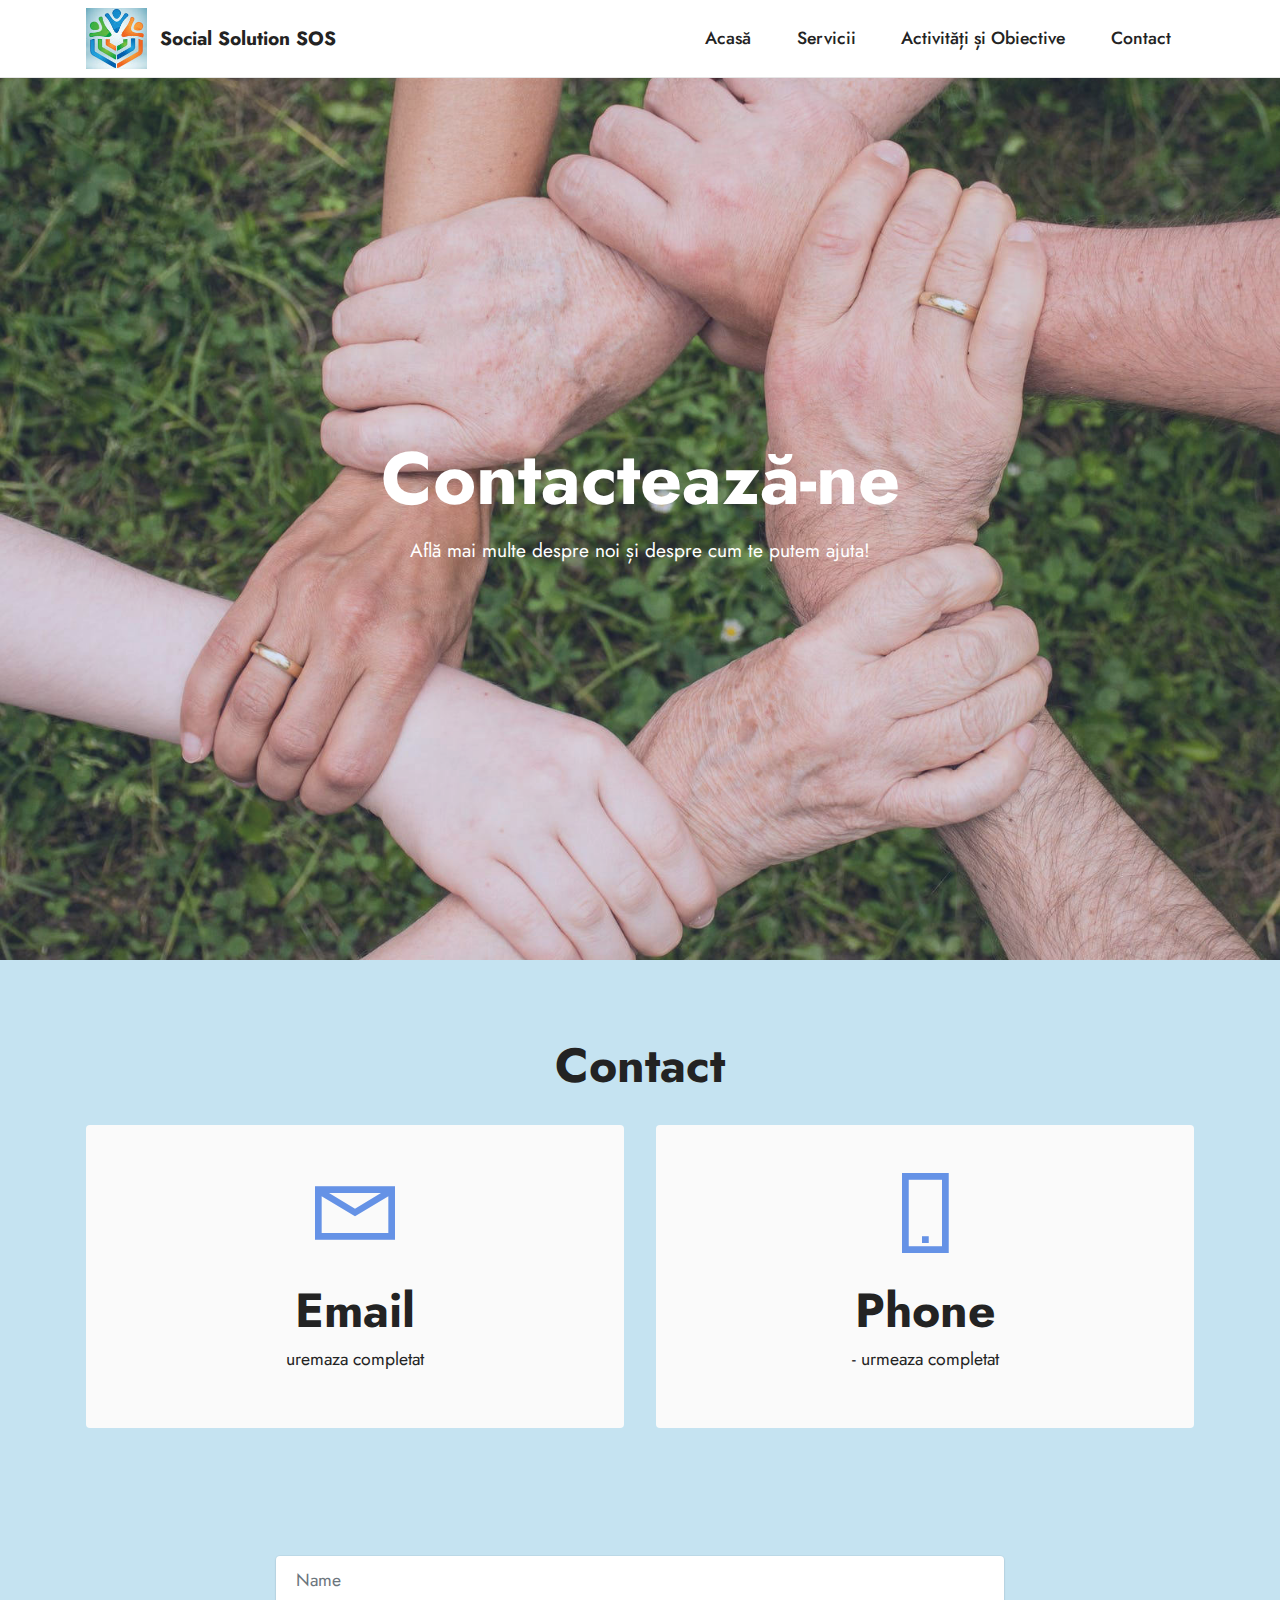
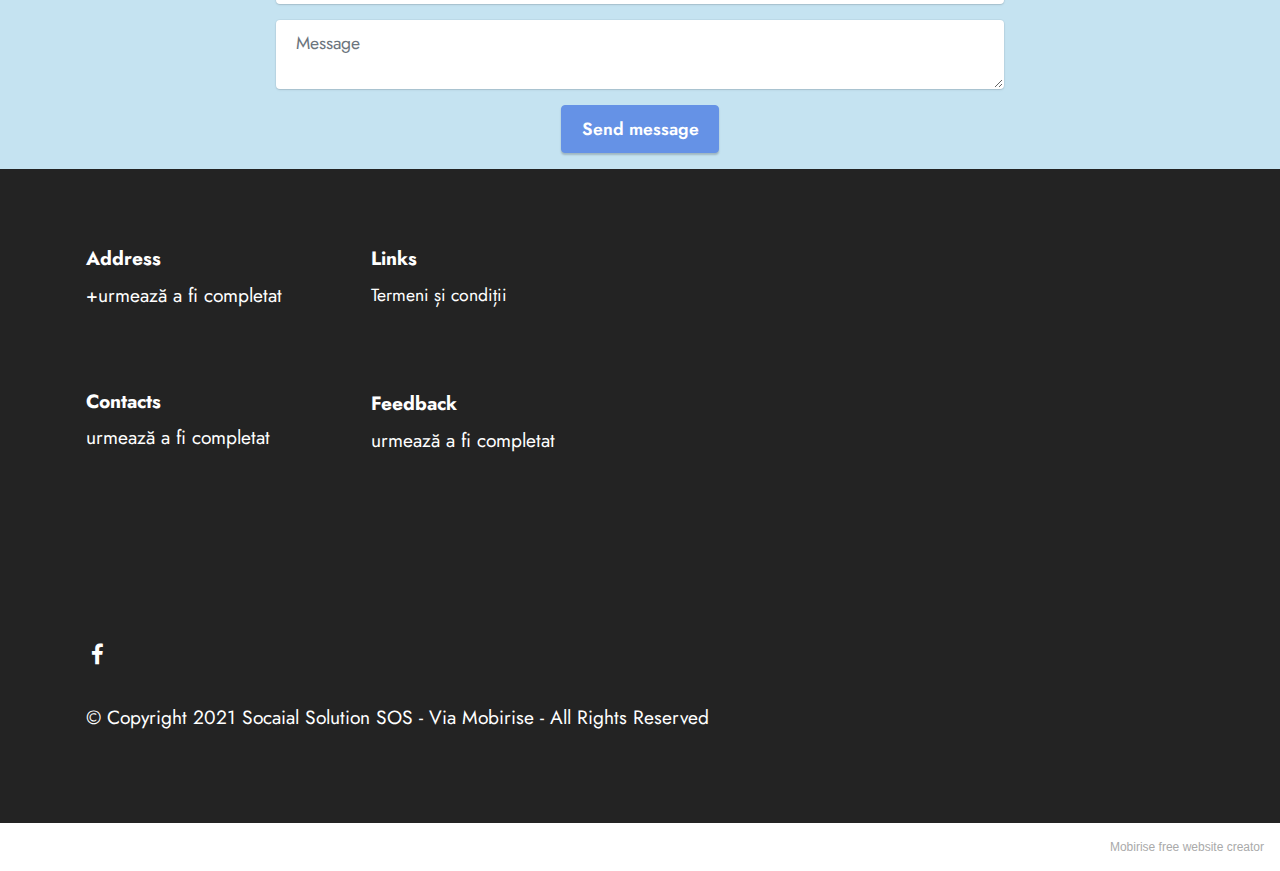
<file: page3.html>
<!DOCTYPE html>
<html  >
<head>
  <!-- Site made with Mobirise Website Builder v5.4.1, https://mobirise.com -->
  <meta charset="UTF-8">
  <meta http-equiv="X-UA-Compatible" content="IE=edge">
  <meta name="generator" content="Mobirise v5.4.1, mobirise.com">
  <meta name="viewport" content="width=device-width, initial-scale=1, minimum-scale=1">
  <link rel="shortcut icon" href="assets/images/whatsapp-image-2021-09-26-at-21.45.40-121x121.jpg" type="image/x-icon">
  <meta name="description" content="">
  
  
  <title>Contact</title>
  <link rel="stylesheet" href="assets/web/assets/mobirise-icons2/mobirise2.css">
  <link rel="stylesheet" href="assets/bootstrap/css/bootstrap.min.css">
  <link rel="stylesheet" href="assets/bootstrap/css/bootstrap-grid.min.css">
  <link rel="stylesheet" href="assets/bootstrap/css/bootstrap-reboot.min.css">
  <link rel="stylesheet" href="assets/dropdown/css/style.css">
  <link rel="stylesheet" href="assets/socicon/css/styles.css">
  <link rel="stylesheet" href="assets/theme/css/style.css">
  <link rel="preload" href="https://fonts.googleapis.com/css?family=Jost:100,200,300,400,500,600,700,800,900,100i,200i,300i,400i,500i,600i,700i,800i,900i&display=swap" as="style" onload="this.onload=null;this.rel='stylesheet'">
  <noscript><link rel="stylesheet" href="https://fonts.googleapis.com/css?family=Jost:100,200,300,400,500,600,700,800,900,100i,200i,300i,400i,500i,600i,700i,800i,900i&display=swap"></noscript>
  <link rel="preload" as="style" href="assets/mobirise/css/mbr-additional.css"><link rel="stylesheet" href="assets/mobirise/css/mbr-additional.css" type="text/css">
  
  
  
  
</head>
<body>
  
  <section data-bs-version="5.1" class="menu cid-s48OLK6784" once="menu" id="menu1-1c">
    
    <nav class="navbar navbar-dropdown navbar-fixed-top navbar-expand-lg">
        <div class="container">
            <div class="navbar-brand">
                <span class="navbar-logo">
                    
                        <img src="assets/images/whatsapp-image-2021-09-26-at-21.45.40-121x121.jpg" alt="SS SOS" style="height: 3.8rem;">
                    
                </span>
                <span class="navbar-caption-wrap"><a class="navbar-caption text-black text-primary display-7" href="page2.html">Social Solution SOS</a></span>
            </div>
            <button class="navbar-toggler" type="button" data-toggle="collapse" data-bs-toggle="collapse" data-target="#navbarSupportedContent" data-bs-target="#navbarSupportedContent" aria-controls="navbarNavAltMarkup" aria-expanded="false" aria-label="Toggle navigation">
                <div class="hamburger">
                    <span></span>
                    <span></span>
                    <span></span>
                    <span></span>
                </div>
            </button>
            <div class="collapse navbar-collapse" id="navbarSupportedContent">
                <ul class="navbar-nav nav-dropdown nav-right" data-app-modern-menu="true"><li class="nav-item"><a class="nav-link link text-black text-primary display-4" href="index.html">Acasă</a></li><li class="nav-item"><a class="nav-link link text-black text-primary display-4" href="page2.html">Servicii</a></li><li class="nav-item"><a class="nav-link link text-black text-primary display-4" href="page1.html">Activități și Obiective</a></li>
                    <li class="nav-item"><a class="nav-link link text-black text-primary display-4" href="page3.html">Contact</a></li></ul>
                
                
            </div>
        </div>
    </nav>

</section>

<section data-bs-version="5.1" class="header6 cid-sK9o3iOy56 mbr-fullscreen" id="header6-1f">

    

    <div class="mbr-overlay" style="opacity: 0.2; background-color: rgb(68, 121, 217);"></div>

    <div class="align-center container">
        <div class="row justify-content-center">
            <div class="col-12 col-lg-10">
                <h1 class="mbr-section-title mbr-fonts-style mbr-white mb-3 display-1"><strong>Contactează-ne</strong></h1>
                
                <p class="mbr-text mbr-white mbr-fonts-style display-7">
                    Află mai multe despre noi și despre cum te putem ajuta!</p>
                
            </div>
        </div>
    </div>
</section>

<section data-bs-version="5.1" class="contacts1 cid-sK9omEaaIq" id="contacts1-1g">

    

    
    <div class="container">
        <div class="mbr-section-head">
            <h3 class="mbr-section-title mbr-fonts-style align-center mb-0 display-2">
                <strong>Contact</strong></h3>
            
        </div>
        <div class="row justify-content-center mt-4">
            <div class="card col-12 col-lg-6">
                <div class="card-wrapper">
                    <div class="card-box align-center">
                        <div class="image-wrapper">
                            <span class="mbr-iconfont mobi-mbri-letter mobi-mbri"></span>
                        </div>
                        <h4 class="card-title mbr-fonts-style mb-2 display-2">
                            <strong>Email</strong>
                        </h4>
                        <p class="mbr-text mbr-fonts-style mb-2 display-4">
                            uremaza completat</p>
                        
                    </div>
                </div>
            </div>
            <div class="card col-12 col-lg-6">
                <div class="card-wrapper">
                    <div class="card-box align-center">
                        <div class="image-wrapper">
                            <span class="mbr-iconfont mobi-mbri-mobile-2 mobi-mbri"></span>
                        </div>
                        <h4 class="card-title mbr-fonts-style align-center mb-2 display-2">
                            <strong>Phone</strong>
                        </h4>
                        <p class="mbr-text mbr-fonts-style mb-2 display-4">
                            - urmeaza completat</p>
                        
                    </div>
                </div>
            </div>
        </div>
    </div>
</section>

<section data-bs-version="5.1" class="form5 cid-sK9oHWD14R" id="form5-1k">
    
    
    <div class="container">
        
        <div class="row justify-content-center mt-4">
            <div class="col-lg-8 mx-auto mbr-form" data-form-type="formoid">
                <form action="https://mobirise.eu/" method="POST" class="mbr-form form-with-styler" data-form-title="Form Name"><input type="hidden" name="email" data-form-email="true" value="h7ZQmz+DdaIurkwcmXdUGFcSTiQr0xq/C6F5h+7ruD9EelkhHBzRYwt3ozcWjVR0lC3mNTLIwvlEtMMRdnvJ6/vHxMMNzYCXJZMYBMyJR11Oedk+suqPLUT747uTln/z">
                    <div class="row">
                        <div hidden="hidden" data-form-alert="" class="alert alert-success col-12">Mulțumim pentru completare!</div>
                        <div hidden="hidden" data-form-alert-danger="" class="alert alert-danger col-12">Oops...! some
                            problem!</div>
                    </div>
                    <div class="dragArea row">
                        <div class="col-md col-sm-12 form-group mb-3" data-for="name">
                            <input type="text" name="name" placeholder="Name" data-form-field="name" class="form-control" value="" id="name-form5-1k">
                        </div>
                        
                        
                        <div class="col-12 form-group mb-3" data-for="textarea">
                            <textarea name="textarea" placeholder="Message" data-form-field="textarea" class="form-control" id="textarea-form5-1k"></textarea>
                        </div>
                        <div class="col-lg-12 col-md-12 col-sm-12 align-center mbr-section-btn"><button type="submit" class="btn btn-primary display-4">Send message</button></div>
                    </div>
                </form>
            </div>
        </div>
    </div>
</section>

<section data-bs-version="5.1" class="footer6 cid-sK9botbXNN" once="footers" id="footer6-1d">

    

    

    <div class="container">
        <div class="row content mbr-white">
            <div class="col-12 col-md-3 mbr-fonts-style display-7">
                <h5 class="mbr-section-subtitle mbr-fonts-style mb-2 display-7">
                    <strong>Address</strong>
                </h5>
                <p class="mbr-text mbr-fonts-style display-7">+urmează a fi completat</p> <br>
                <h5 class="mbr-section-subtitle mbr-fonts-style mb-2 mt-4 display-7">
                    <strong>Contacts</strong>
                </h5>
                <p class="mbr-text mbr-fonts-style mb-4 display-7">urmează a fi completat<br></p>
            </div>
            <div class="col-12 col-md-3 mbr-fonts-style display-7">
                <h5 class="mbr-section-subtitle mbr-fonts-style mb-2 display-7">
                    <strong>Links</strong>
                </h5>
                <ul class="list mbr-fonts-style mb-4 display-4">
                    <li class="mbr-text item-wrap">Termeni și condiții</li><li class="mbr-text item-wrap"><br></li>
                </ul>
                <h5 class="mbr-section-subtitle mbr-fonts-style mb-2 mt-5 display-7">
                    <strong>Feedback</strong>
                </h5>
                <p class="mbr-text mbr-fonts-style mb-4 display-7">
                    urmează a fi completat</p>
            </div>
            <div class="col-12 col-md-6">
                <div class="google-map"><iframe frameborder="0" style="border:0" src="https://www.google.com/maps/embed/v1/place?key=AIzaSyCZI5F_k6S1k46ujh0SNrapM89f7mJxd30&amp;q=Cluj Napoca" allowfullscreen=""></iframe></div>
            </div>
            <div class="col-md-6">
                <div class="social-list align-left">
                    <div class="soc-item">
                        
                            <span class="mbr-iconfont mbr-iconfont-social socicon-facebook socicon"></span>
                        
                    </div>
                    
                    
                    
                    
                    
                </div>
            </div>
        </div>
        <div class="footer-lower">
            <div class="media-container-row">
                <div class="col-sm-12">
                    <hr>
                </div>
            </div>
            <div class="col-sm-12 copyright pl-0">
                <p class="mbr-text mbr-fonts-style mbr-white display-7">
                    © Copyright 2021 Socaial Solution SOS - Via Mobirise - All Rights Reserved
                </p>
            </div>
        </div>
    </div>
</section><section style="background-color: #fff; font-family: -apple-system, BlinkMacSystemFont, 'Segoe UI', 'Roboto', 'Helvetica Neue', Arial, sans-serif; color:#aaa; font-size:12px; padding: 0; align-items: center; display: flex;"><a href="https://mobirise.site/d" style="flex: 1 1; height: 3rem; padding-left: 1rem;"></a><p style="flex: 0 0 auto; margin:0; padding-right:1rem;"><a href="https://mobirise.site" style="color:#aaa;">Mobirise</a> free website creator</p></section><script src="assets/bootstrap/js/bootstrap.bundle.min.js"></script>  <script src="assets/smoothscroll/smooth-scroll.js"></script>  <script src="assets/ytplayer/index.js"></script>  <script src="assets/dropdown/js/navbar-dropdown.js"></script>  <script src="assets/theme/js/script.js"></script>  <script src="assets/formoid/formoid.min.js"></script>  
  
  
</body>
</html>
</file>
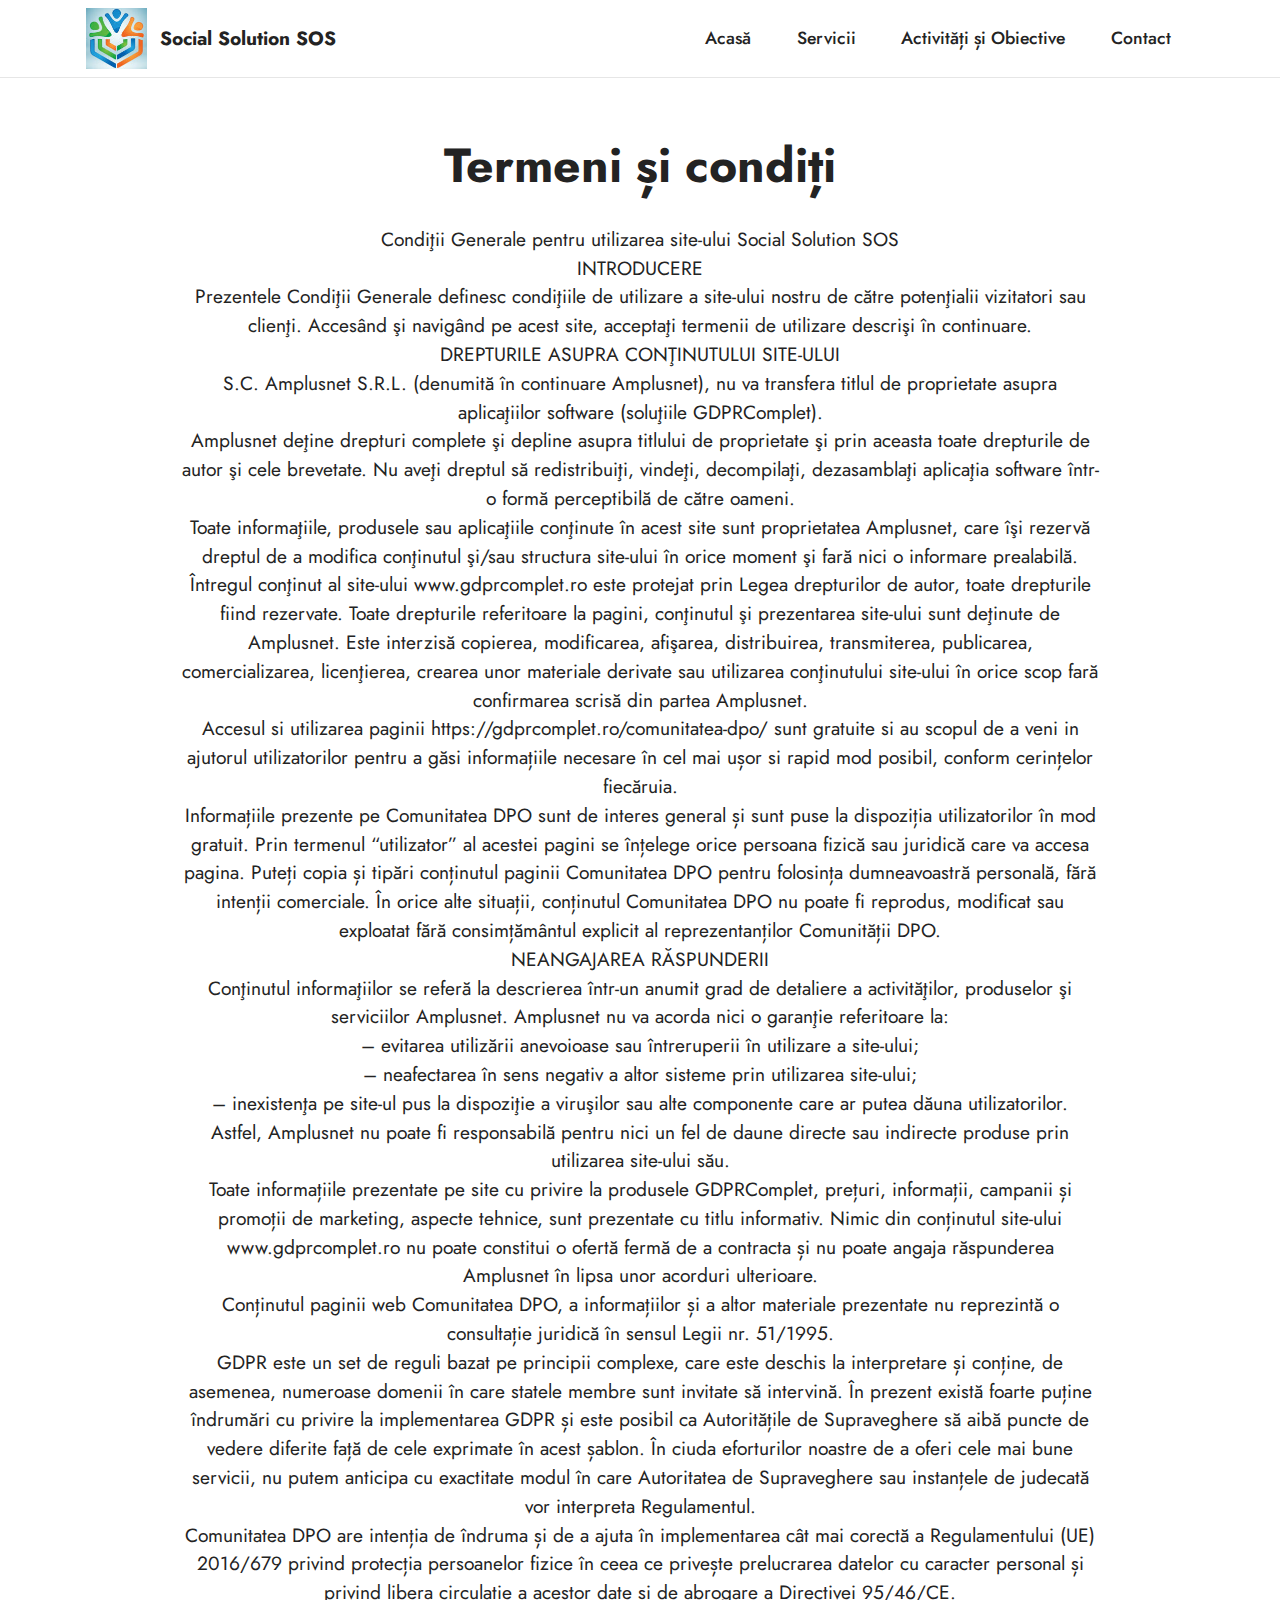
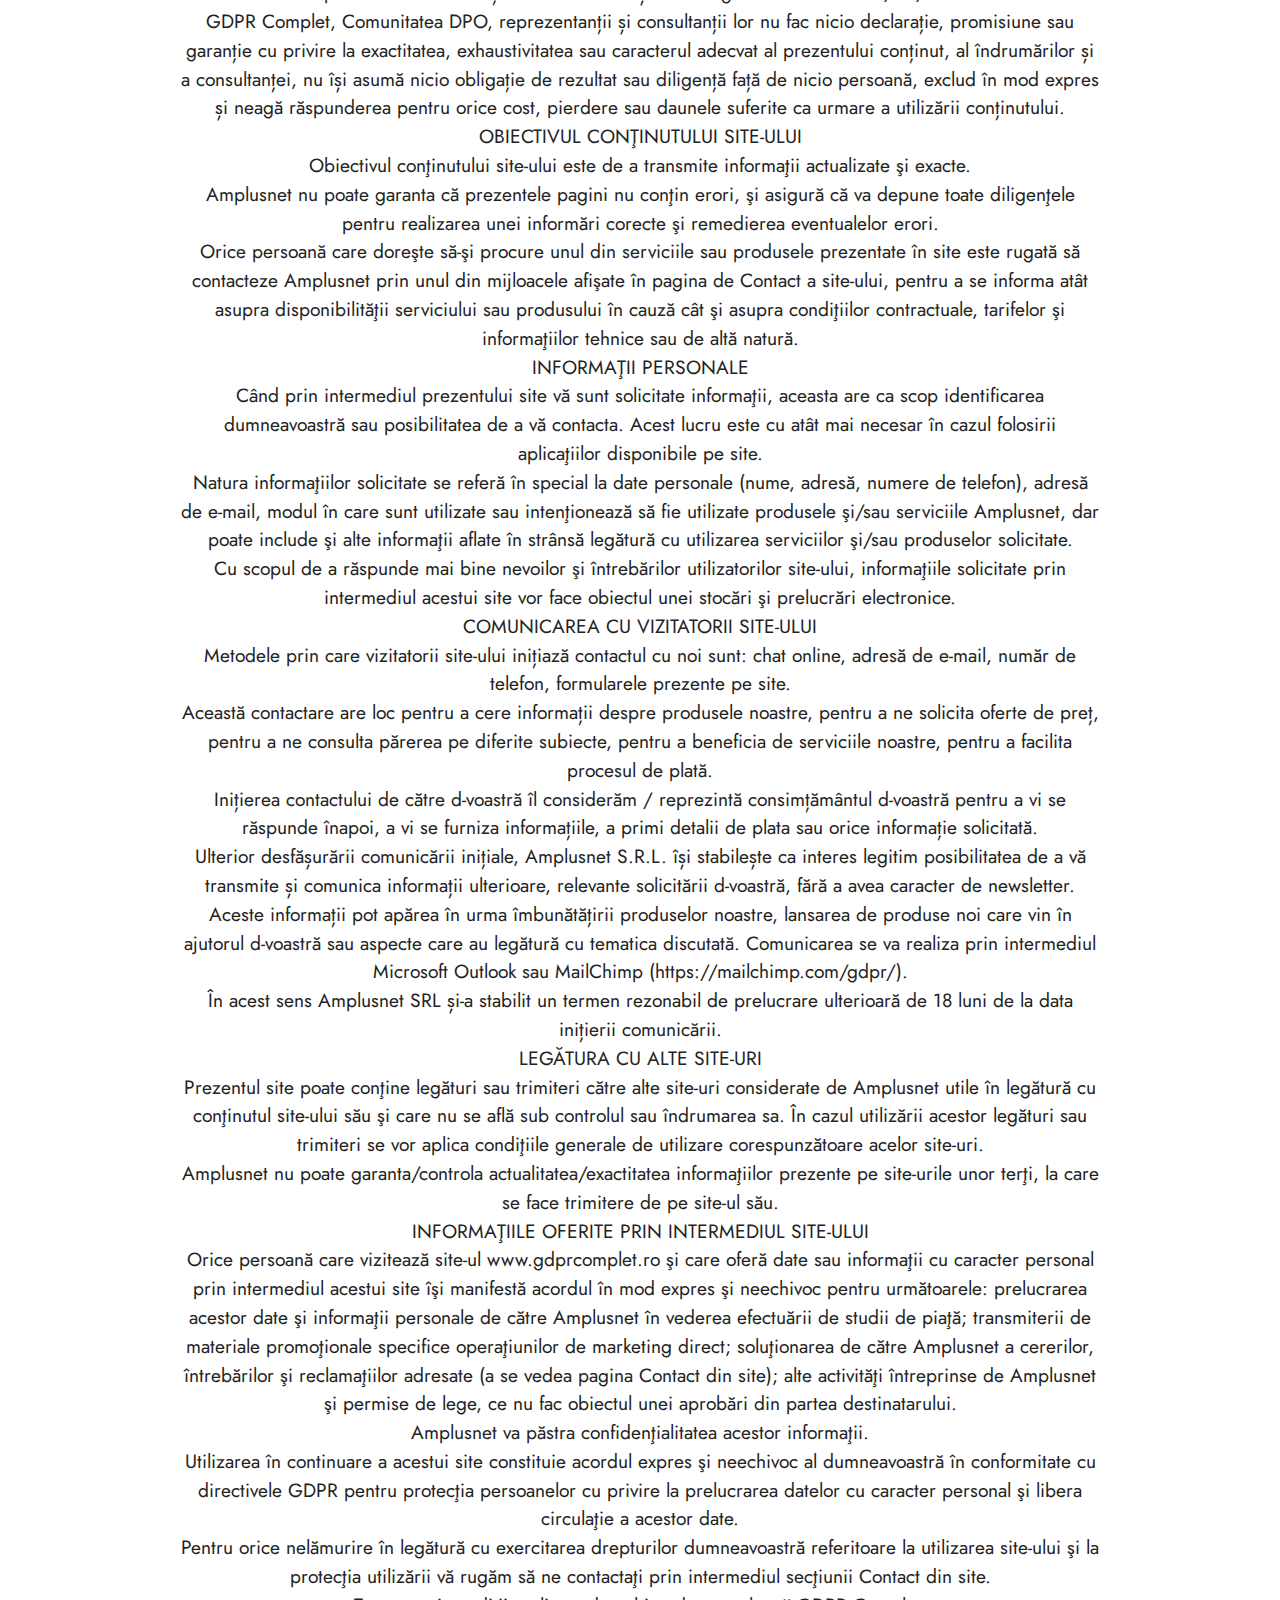
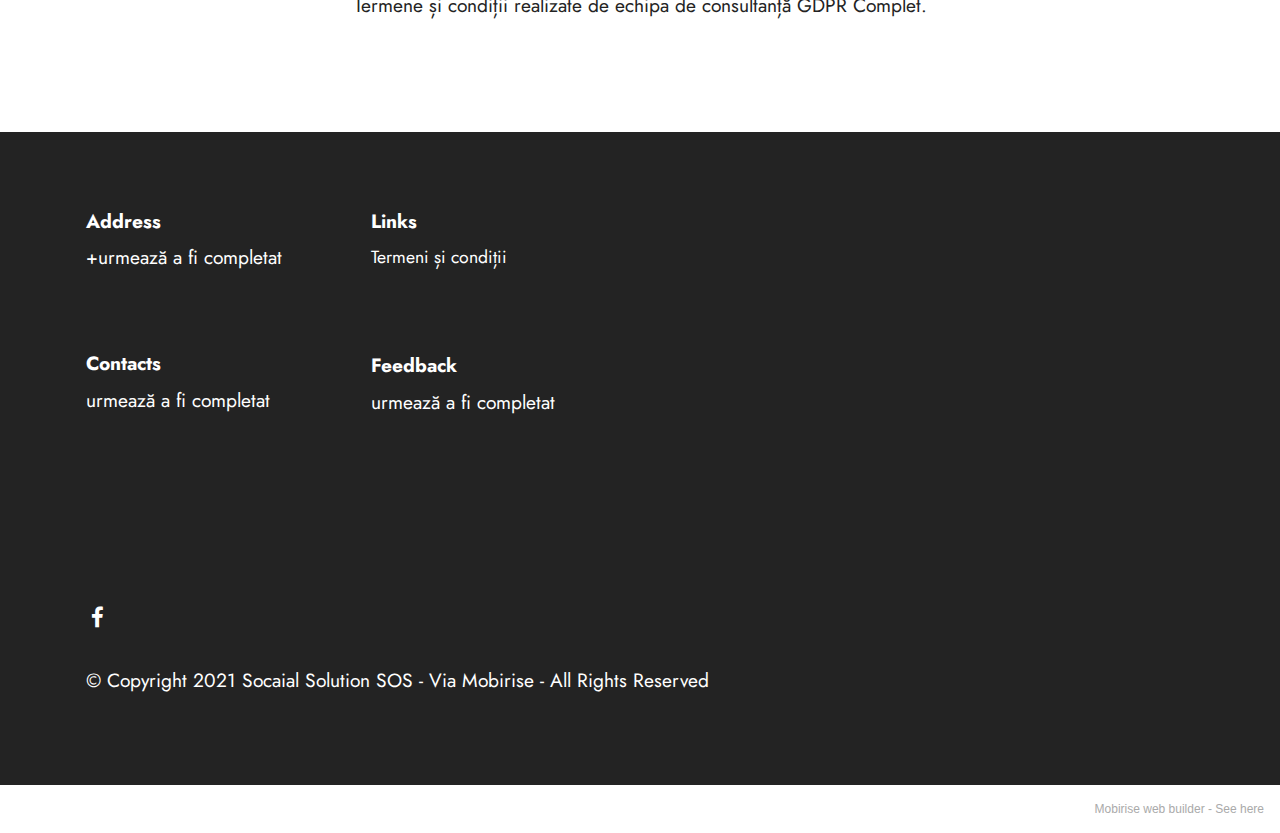
<file: page4.html>
<!DOCTYPE html>
<html  >
<head>
  <!-- Site made with Mobirise Website Builder v5.4.1, https://mobirise.com -->
  <meta charset="UTF-8">
  <meta http-equiv="X-UA-Compatible" content="IE=edge">
  <meta name="generator" content="Mobirise v5.4.1, mobirise.com">
  <meta name="viewport" content="width=device-width, initial-scale=1, minimum-scale=1">
  <link rel="shortcut icon" href="assets/images/whatsapp-image-2021-09-26-at-21.45.40-121x121.jpg" type="image/x-icon">
  <meta name="description" content="">
  
  
  <title>termeni si conditii</title>
  <link rel="stylesheet" href="assets/bootstrap/css/bootstrap.min.css">
  <link rel="stylesheet" href="assets/bootstrap/css/bootstrap-grid.min.css">
  <link rel="stylesheet" href="assets/bootstrap/css/bootstrap-reboot.min.css">
  <link rel="stylesheet" href="assets/dropdown/css/style.css">
  <link rel="stylesheet" href="assets/socicon/css/styles.css">
  <link rel="stylesheet" href="assets/theme/css/style.css">
  <link rel="preload" href="https://fonts.googleapis.com/css?family=Jost:100,200,300,400,500,600,700,800,900,100i,200i,300i,400i,500i,600i,700i,800i,900i&display=swap" as="style" onload="this.onload=null;this.rel='stylesheet'">
  <noscript><link rel="stylesheet" href="https://fonts.googleapis.com/css?family=Jost:100,200,300,400,500,600,700,800,900,100i,200i,300i,400i,500i,600i,700i,800i,900i&display=swap"></noscript>
  <link rel="preload" as="style" href="assets/mobirise/css/mbr-additional.css"><link rel="stylesheet" href="assets/mobirise/css/mbr-additional.css" type="text/css">
  
  
  
  
</head>
<body>
  
  <section data-bs-version="5.1" class="menu cid-s48OLK6784" once="menu" id="menu1-1l">
    
    <nav class="navbar navbar-dropdown navbar-fixed-top navbar-expand-lg">
        <div class="container">
            <div class="navbar-brand">
                <span class="navbar-logo">
                    
                        <img src="assets/images/whatsapp-image-2021-09-26-at-21.45.40-121x121.jpg" alt="SS SOS" style="height: 3.8rem;">
                    
                </span>
                <span class="navbar-caption-wrap"><a class="navbar-caption text-black text-primary display-7" href="page2.html">Social Solution SOS</a></span>
            </div>
            <button class="navbar-toggler" type="button" data-toggle="collapse" data-bs-toggle="collapse" data-target="#navbarSupportedContent" data-bs-target="#navbarSupportedContent" aria-controls="navbarNavAltMarkup" aria-expanded="false" aria-label="Toggle navigation">
                <div class="hamburger">
                    <span></span>
                    <span></span>
                    <span></span>
                    <span></span>
                </div>
            </button>
            <div class="collapse navbar-collapse" id="navbarSupportedContent">
                <ul class="navbar-nav nav-dropdown nav-right" data-app-modern-menu="true"><li class="nav-item"><a class="nav-link link text-black text-primary display-4" href="index.html">Acasă</a></li><li class="nav-item"><a class="nav-link link text-black text-primary display-4" href="page2.html">Servicii</a></li><li class="nav-item"><a class="nav-link link text-black text-primary display-4" href="page1.html">Activități și Obiective</a></li>
                    <li class="nav-item"><a class="nav-link link text-black text-primary display-4" href="page3.html">Contact</a></li></ul>
                
                
            </div>
        </div>
    </nav>

</section>

<section data-bs-version="5.1" class="content4 cid-sK9s74QKx3" id="content4-1n">
    
    
    <div class="container">
        <div class="row justify-content-center">
            <div class="title col-md-12 col-lg-10">
                <h3 class="mbr-section-title mbr-fonts-style align-center mb-4 display-2">
                    <strong>Termeni și condiți</strong></h3>
                <h4 class="mbr-section-subtitle align-center mbr-fonts-style mb-4 display-7">Condiţii Generale pentru utilizarea site-ului Social Solution SOS<div>
</div><div>INTRODUCERE
</div><div>Prezentele Condiţii Generale definesc condiţiile de utilizare a site-ului nostru de către potenţialii vizitatori sau clienţi. Accesând şi navigând pe acest site, acceptaţi termenii de utilizare descrişi în continuare.
</div><div>DREPTURILE ASUPRA CONŢINUTULUI SITE-ULUI
</div><div>S.C. Amplusnet S.R.L. (denumită în continuare Amplusnet), nu va transfera titlul de proprietate asupra aplicaţiilor software (soluţiile GDPRComplet).
</div><div>Amplusnet deţine drepturi complete şi depline asupra titlului de proprietate şi prin aceasta toate drepturile de autor şi cele brevetate. Nu aveţi dreptul să redistribuiţi, vindeţi, decompilaţi, dezasamblaţi aplicaţia software într-o formă perceptibilă de către oameni.
</div><div>Toate informaţiile, produsele sau aplicaţiile conţinute în acest site sunt proprietatea Amplusnet, care îşi rezervă dreptul de a modifica conţinutul şi/sau structura site-ului în orice moment şi fară nici o informare prealabilă.
</div><div>Întregul conţinut al site-ului www.gdprcomplet.ro este protejat prin Legea drepturilor de autor, toate drepturile fiind rezervate. Toate drepturile referitoare la pagini, conţinutul şi prezentarea site-ului sunt deţinute de Amplusnet. Este interzisă copierea, modificarea, afişarea, distribuirea, transmiterea, publicarea, comercializarea, licenţierea, crearea unor materiale derivate sau utilizarea conţinutului site-ului în orice scop fară confirmarea scrisă din partea Amplusnet.
</div><div>Accesul si utilizarea paginii https://gdprcomplet.ro/comunitatea-dpo/  sunt gratuite si au scopul de a veni in ajutorul utilizatorilor pentru a găsi informațiile necesare în cel mai ușor si rapid mod posibil, conform cerințelor fiecăruia.
</div><div>Informațiile prezente pe Comunitatea DPO sunt de interes general și sunt puse la dispoziția utilizatorilor în mod gratuit. Prin termenul “utilizator” al acestei pagini se înțelege orice persoana fizică sau juridică care va accesa pagina. Puteți copia și tipări conținutul paginii Comunitatea DPO pentru folosința dumneavoastră personală, fără intenții comerciale. În orice alte situații, conținutul Comunitatea DPO nu poate fi reprodus, modificat sau exploatat fără consimțământul explicit al reprezentanților Comunității DPO.
</div><div>NEANGAJAREA RĂSPUNDERII
</div><div>Conţinutul informaţiilor se referă la descrierea într-un anumit grad de detaliere a activităţilor, produselor şi serviciilor Amplusnet. Amplusnet nu va acorda nici o garanţie referitoare la:
</div><div>– evitarea utilizării anevoioase sau întreruperii în utilizare a site-ului;
</div><div>– neafectarea în sens negativ a altor sisteme prin utilizarea site-ului;
</div><div>– inexistenţa pe site-ul pus la dispoziţie a viruşilor sau alte componente care ar putea dăuna utilizatorilor.
</div><div>Astfel, Amplusnet nu poate fi responsabilă pentru nici un fel de daune directe sau indirecte produse prin utilizarea site-ului său.
</div><div>Toate informațiile prezentate pe site cu privire la produsele GDPRComplet, prețuri, informații, campanii și promoții de marketing, aspecte tehnice, sunt prezentate cu titlu informativ. Nimic din conținutul site-ului www.gdprcomplet.ro nu poate constitui o ofertă fermă de a contracta și nu poate angaja răspunderea Amplusnet în lipsa unor acorduri ulterioare.
</div><div>Conținutul paginii web Comunitatea DPO, a informațiilor și a altor materiale prezentate nu reprezintă o consultație juridică în sensul Legii nr. 51/1995.
</div><div>GDPR este un set de reguli bazat pe principii complexe, care este deschis la interpretare și conține, de asemenea, numeroase domenii în care statele membre sunt invitate să intervină. În prezent există foarte puține îndrumări cu privire la implementarea GDPR și este posibil ca Autoritățile de Supraveghere să aibă puncte de vedere diferite față de cele exprimate în acest șablon. În ciuda eforturilor noastre de a oferi cele mai bune servicii, nu putem anticipa cu exactitate modul în care Autoritatea de Supraveghere sau instanțele de judecată vor interpreta Regulamentul.
</div><div>Comunitatea DPO are intenția de îndruma și de a ajuta în implementarea cât mai corectă a Regulamentului (UE) 2016/679 privind protecția persoanelor fizice în ceea ce privește prelucrarea datelor cu caracter personal și privind libera circulație a acestor date și de abrogare a Directivei 95/46/CE.
</div><div>GDPR Complet, Comunitatea DPO, reprezentanții și consultanții lor nu fac nicio declarație, promisiune sau garanție cu privire la exactitatea, exhaustivitatea sau caracterul adecvat al prezentului conținut, al îndrumărilor și a consultanței, nu își asumă nicio obligație de rezultat sau diligență față de nicio persoană, exclud în mod expres și neagă răspunderea pentru orice cost, pierdere sau daunele suferite ca urmare a utilizării conținutului.
</div><div>OBIECTIVUL CONŢINUTULUI SITE-ULUI
</div><div>Obiectivul conţinutului site-ului este de a transmite informaţii actualizate şi exacte.
</div><div>Amplusnet nu poate garanta că prezentele pagini nu conţin erori, şi asigură că va depune toate diligenţele pentru realizarea unei informări corecte şi remedierea eventualelor erori.
</div><div>Orice persoană care doreşte să-şi procure unul din serviciile sau produsele prezentate în site este rugată să contacteze Amplusnet prin unul din mijloacele afişate în pagina de Contact a site-ului, pentru a se informa atât asupra disponibilităţii serviciului sau produsului în cauză cât şi asupra condiţiilor contractuale, tarifelor şi informaţiilor tehnice sau de altă natură.
</div><div>INFORMAŢII PERSONALE
</div><div>Când prin intermediul prezentului site vă sunt solicitate informaţii, aceasta are ca scop identificarea dumneavoastră sau posibilitatea de a vă contacta. Acest lucru este cu atât mai necesar în cazul folosirii aplicaţiilor disponibile pe site.
</div><div>Natura informaţiilor solicitate se referă în special la date personale (nume, adresă, numere de telefon), adresă de e-mail, modul în care sunt utilizate sau intenţionează să fie utilizate produsele şi/sau serviciile Amplusnet, dar poate include şi alte informaţii aflate în strânsă legătură cu utilizarea serviciilor şi/sau produselor solicitate.
</div><div>Cu scopul de a răspunde mai bine nevoilor şi întrebărilor utilizatorilor site-ului, informaţiile solicitate prin intermediul acestui site vor face obiectul unei stocări şi prelucrări electronice.
</div><div>COMUNICAREA CU VIZITATORII SITE-ULUI
</div><div>Metodele prin care vizitatorii site-ului inițiază contactul cu noi sunt: chat online, adresă de e-mail, număr de telefon, formularele prezente pe site.
</div><div>Această contactare are loc pentru a cere informații despre produsele noastre, pentru a ne solicita oferte de preț, pentru a ne consulta părerea pe diferite subiecte, pentru a beneficia de serviciile noastre, pentru a facilita procesul de plată.
</div><div>Inițierea contactului de către d-voastră îl considerăm / reprezintă consimțământul d-voastră pentru a vi se răspunde înapoi, a vi se furniza informațiile, a primi detalii de plata sau orice informație solicitată.
</div><div>Ulterior desfășurării comunicării inițiale, Amplusnet S.R.L.  își stabilește ca interes legitim posibilitatea de a vă transmite și comunica informații ulterioare, relevante solicitării d-voastră, fără a avea caracter de newsletter. Aceste informații pot apărea în urma îmbunătățirii produselor noastre, lansarea de produse noi care vin în ajutorul d-voastră sau aspecte care au legătură cu tematica discutată. Comunicarea se va realiza prin intermediul Microsoft Outlook sau MailChimp (https://mailchimp.com/gdpr/).
</div><div>În acest sens Amplusnet SRL și-a stabilit un termen rezonabil de prelucrare ulterioară de 18 luni de la data inițierii comunicării.
</div><div>LEGĂTURA CU ALTE SITE-URI
</div><div>Prezentul site poate conţine legături sau trimiteri către alte site-uri considerate de Amplusnet utile în legătură cu conţinutul site-ului său şi care nu se află sub controlul sau îndrumarea sa. În cazul utilizării acestor legături sau trimiteri se vor aplica condiţiile generale de utilizare corespunzătoare acelor site-uri.
</div><div>Amplusnet nu poate garanta/controla actualitatea/exactitatea informaţiilor prezente pe site-urile unor terţi, la care se face trimitere de pe site-ul său.
</div><div>INFORMAŢIILE OFERITE PRIN INTERMEDIUL SITE-ULUI
</div><div>Orice persoană care vizitează site-ul www.gdprcomplet.ro şi care oferă date sau informaţii cu caracter personal prin intermediul acestui site îşi manifestă acordul în mod expres şi neechivoc pentru următoarele: prelucrarea acestor date şi informaţii personale de către Amplusnet în vederea efectuării de studii de piaţă; transmiterii de materiale promoţionale specifice operaţiunilor de marketing direct; soluţionarea de către Amplusnet a cererilor, întrebărilor şi reclamaţiilor adresate (a se vedea pagina Contact din site); alte activităţi întreprinse de Amplusnet şi permise de lege, ce nu fac obiectul unei aprobări din partea destinatarului.
</div><div>Amplusnet va păstra confidenţialitatea acestor informaţii.
</div><div>Utilizarea în continuare a acestui site constituie acordul expres şi neechivoc al dumneavoastră în conformitate cu directivele GDPR pentru protecţia persoanelor cu privire la prelucrarea datelor cu caracter personal şi libera circulaţie a acestor date.
</div><div>Pentru orice nelămurire în legătură cu exercitarea drepturilor dumneavoastră referitoare la utilizarea site-ului şi la protecţia utilizării vă rugăm să ne contactaţi prin intermediul secţiunii Contact din site.
</div><div>Termene și condiții realizate de echipa de consultanță GDPR Complet.</div><div>
</div><div>
</div><div>
</div><div>
</div><div>
</div><div>
</div><div>
</div><div>
</div><div>
</div><div>
</div><div>
</div><div>
</div><div>
</div><div>
</div><div>
</div><div>
</div><div>
</div><div>
</div><div>
</div><div>
</div><div>
</div><div>
</div><div>
</div><div>
</div><div>
</div><div>
</div><div>
</div><div>
</div><div>
</div><div>
</div></h4>
                
            </div>
        </div>
    </div>
</section>

<section data-bs-version="5.1" class="footer6 cid-sK9botbXNN" once="footers" id="footer6-1m">

    

    

    <div class="container">
        <div class="row content mbr-white">
            <div class="col-12 col-md-3 mbr-fonts-style display-7">
                <h5 class="mbr-section-subtitle mbr-fonts-style mb-2 display-7">
                    <strong>Address</strong>
                </h5>
                <p class="mbr-text mbr-fonts-style display-7">+urmează a fi completat</p> <br>
                <h5 class="mbr-section-subtitle mbr-fonts-style mb-2 mt-4 display-7">
                    <strong>Contacts</strong>
                </h5>
                <p class="mbr-text mbr-fonts-style mb-4 display-7">urmează a fi completat<br></p>
            </div>
            <div class="col-12 col-md-3 mbr-fonts-style display-7">
                <h5 class="mbr-section-subtitle mbr-fonts-style mb-2 display-7">
                    <strong>Links</strong>
                </h5>
                <ul class="list mbr-fonts-style mb-4 display-4">
                    <li class="mbr-text item-wrap">Termeni și condiții</li><li class="mbr-text item-wrap"><br></li>
                </ul>
                <h5 class="mbr-section-subtitle mbr-fonts-style mb-2 mt-5 display-7">
                    <strong>Feedback</strong>
                </h5>
                <p class="mbr-text mbr-fonts-style mb-4 display-7">
                    urmează a fi completat</p>
            </div>
            <div class="col-12 col-md-6">
                <div class="google-map"><iframe frameborder="0" style="border:0" src="https://www.google.com/maps/embed/v1/place?key=AIzaSyDk89J4FSunMF33ruMVWJaJht_Ro0kvoXs&amp;q=Cluj Napoca" allowfullscreen=""></iframe></div>
            </div>
            <div class="col-md-6">
                <div class="social-list align-left">
                    <div class="soc-item">
                        
                            <span class="mbr-iconfont mbr-iconfont-social socicon-facebook socicon"></span>
                        
                    </div>
                    
                    
                    
                    
                    
                </div>
            </div>
        </div>
        <div class="footer-lower">
            <div class="media-container-row">
                <div class="col-sm-12">
                    <hr>
                </div>
            </div>
            <div class="col-sm-12 copyright pl-0">
                <p class="mbr-text mbr-fonts-style mbr-white display-7">
                    © Copyright 2021 Socaial Solution SOS - Via Mobirise - All Rights Reserved
                </p>
            </div>
        </div>
    </div>
</section><section style="background-color: #fff; font-family: -apple-system, BlinkMacSystemFont, 'Segoe UI', 'Roboto', 'Helvetica Neue', Arial, sans-serif; color:#aaa; font-size:12px; padding: 0; align-items: center; display: flex;"><a href="https://mobirise.site/t" style="flex: 1 1; height: 3rem; padding-left: 1rem;"></a><p style="flex: 0 0 auto; margin:0; padding-right:1rem;">Mobirise web builder - <a href="https://mobirise.site/n" style="color:#aaa;">See here</a></p></section><script src="assets/bootstrap/js/bootstrap.bundle.min.js"></script>  <script src="assets/smoothscroll/smooth-scroll.js"></script>  <script src="assets/ytplayer/index.js"></script>  <script src="assets/dropdown/js/navbar-dropdown.js"></script>  <script src="assets/theme/js/script.js"></script>  
  
  
</body>
</html>
</file>
<file: assets/web/assets/mobirise-icons2/mobirise2.css>
@font-face {
  font-family: 'Moririse2';
  font-display: swap;
  src:  url('mobirise2.eot?f2bix4');
  src:  url('mobirise2.eot?f2bix4#iefix') format('embedded-opentype'),
    url('mobirise2.ttf?f2bix4') format('truetype'),
    url('mobirise2.woff?f2bix4') format('woff'),
    url('mobirise2.svg?f2bix4#mobirise2') format('svg');
  font-weight: normal;
  font-style: normal;
}

[class^="mobi-"], [class*=" mobi-"] {
  /* use !important to prevent issues with browser extensions that change fonts */
  font-family: 'Moririse2' !important;
  speak: none;
  font-style: normal;
  font-weight: normal;
  font-variant: normal;
  text-transform: none;
  line-height: 1;

  /* Better Font Rendering =========== */
  -webkit-font-smoothing: antialiased;
  -moz-osx-font-smoothing: grayscale;
}

.mobi-mbri-add-submenu:before {
  content: "\e900";
}
.mobi-mbri-alert:before {
  content: "\e901";
}
.mobi-mbri-align-center:before {
  content: "\e902";
}
.mobi-mbri-align-justify:before {
  content: "\e903";
}
.mobi-mbri-align-left:before {
  content: "\e904";
}
.mobi-mbri-align-right:before {
  content: "\e905";
}
.mobi-mbri-android:before {
  content: "\e906";
}
.mobi-mbri-apple:before {
  content: "\e907";
}
.mobi-mbri-arrow-down:before {
  content: "\e908";
}
.mobi-mbri-arrow-next:before {
  content: "\e909";
}
.mobi-mbri-arrow-prev:before {
  content: "\e90a";
}
.mobi-mbri-arrow-up:before {
  content: "\e90b";
}
.mobi-mbri-bold:before {
  content: "\e90c";
}
.mobi-mbri-bookmark:before {
  content: "\e90d";
}
.mobi-mbri-bootstrap:before {
  content: "\e90e";
}
.mobi-mbri-briefcase:before {
  content: "\e90f";
}
.mobi-mbri-browse:before {
  content: "\e910";
}
.mobi-mbri-bulleted-list:before {
  content: "\e911";
}
.mobi-mbri-calendar:before {
  content: "\e912";
}
.mobi-mbri-camera:before {
  content: "\e913";
}
.mobi-mbri-cart-add:before {
  content: "\e914";
}
.mobi-mbri-cart-full:before {
  content: "\e915";
}
.mobi-mbri-cash:before {
  content: "\e916";
}
.mobi-mbri-change-style:before {
  content: "\e917";
}
.mobi-mbri-chat:before {
  content: "\e918";
}
.mobi-mbri-clock:before {
  content: "\e919";
}
.mobi-mbri-close:before {
  content: "\e91a";
}
.mobi-mbri-cloud:before {
  content: "\e91b";
}
.mobi-mbri-code:before {
  content: "\e91c";
}
.mobi-mbri-contact-form:before {
  content: "\e91d";
}
.mobi-mbri-credit-card:before {
  content: "\e91e";
}
.mobi-mbri-cursor-click:before {
  content: "\e91f";
}
.mobi-mbri-cust-feedback:before {
  content: "\e920";
}
.mobi-mbri-database:before {
  content: "\e921";
}
.mobi-mbri-delivery:before {
  content: "\e922";
}
.mobi-mbri-desktop:before {
  content: "\e923";
}
.mobi-mbri-devices:before {
  content: "\e924";
}
.mobi-mbri-down:before {
  content: "\e925";
}
.mobi-mbri-download-2:before {
  content: "\e926";
}
.mobi-mbri-download:before {
  content: "\e927";
}
.mobi-mbri-drag-n-drop-2:before {
  content: "\e928";
}
.mobi-mbri-drag-n-drop:before {
  content: "\e929";
}
.mobi-mbri-edit-2:before {
  content: "\e92a";
}
.mobi-mbri-edit:before {
  content: "\e92b";
}
.mobi-mbri-error:before {
  content: "\e92c";
}
.mobi-mbri-extension:before {
  content: "\e92d";
}
.mobi-mbri-features:before {
  content: "\e92e";
}
.mobi-mbri-file:before {
  content: "\e92f";
}
.mobi-mbri-flag:before {
  content: "\e930";
}
.mobi-mbri-folder:before {
  content: "\e931";
}
.mobi-mbri-gift:before {
  content: "\e932";
}
.mobi-mbri-github:before {
  content: "\e933";
}
.mobi-mbri-globe-2:before {
  content: "\e934";
}
.mobi-mbri-globe:before {
  content: "\e935";
}
.mobi-mbri-growing-chart:before {
  content: "\e936";
}
.mobi-mbri-hearth:before {
  content: "\e937";
}
.mobi-mbri-help:before {
  content: "\e938";
}
.mobi-mbri-home:before {
  content: "\e939";
}
.mobi-mbri-hot-cup:before {
  content: "\e93a";
}
.mobi-mbri-idea:before {
  content: "\e93b";
}
.mobi-mbri-image-gallery:before {
  content: "\e93c";
}
.mobi-mbri-image-slider:before {
  content: "\e93d";
}
.mobi-mbri-info:before {
  content: "\e93e";
}
.mobi-mbri-italic:before {
  content: "\e93f";
}
.mobi-mbri-key:before {
  content: "\e940";
}
.mobi-mbri-laptop:before {
  content: "\e941";
}
.mobi-mbri-layers:before {
  content: "\e942";
}
.mobi-mbri-left-right:before {
  content: "\e943";
}
.mobi-mbri-left:before {
  content: "\e944";
}
.mobi-mbri-letter:before {
  content: "\e945";
}
.mobi-mbri-like:before {
  content: "\e946";
}
.mobi-mbri-link:before {
  content: "\e947";
}
.mobi-mbri-lock:before {
  content: "\e948";
}
.mobi-mbri-login:before {
  content: "\e949";
}
.mobi-mbri-logout:before {
  content: "\e94a";
}
.mobi-mbri-magic-stick:before {
  content: "\e94b";
}
.mobi-mbri-map-pin:before {
  content: "\e94c";
}
.mobi-mbri-menu:before {
  content: "\e94d";
}
.mobi-mbri-mobile-2:before {
  content: "\e94e";
}
.mobi-mbri-mobile-horizontal:before {
  content: "\e94f";
}
.mobi-mbri-mobile:before {
  content: "\e950";
}
.mobi-mbri-mobirise:before {
  content: "\e951";
}
.mobi-mbri-more-horizontal:before {
  content: "\e952";
}
.mobi-mbri-more-vertical:before {
  content: "\e953";
}
.mobi-mbri-music:before {
  content: "\e954";
}
.mobi-mbri-new-file:before {
  content: "\e955";
}
.mobi-mbri-numbered-list:before {
  content: "\e956";
}
.mobi-mbri-opened-folder:before {
  content: "\e957";
}
.mobi-mbri-pages:before {
  content: "\e958";
}
.mobi-mbri-paper-plane:before {
  content: "\e959";
}
.mobi-mbri-paperclip:before {
  content: "\e95a";
}
.mobi-mbri-phone:before {
  content: "\e95b";
}
.mobi-mbri-photo:before {
  content: "\e95c";
}
.mobi-mbri-photos:before {
  content: "\e95d";
}
.mobi-mbri-pin:before {
  content: "\e95e";
}
.mobi-mbri-play:before {
  content: "\e95f";
}
.mobi-mbri-plus:before {
  content: "\e960";
}
.mobi-mbri-preview:before {
  content: "\e961";
}
.mobi-mbri-print:before {
  content: "\e962";
}
.mobi-mbri-protect:before {
  content: "\e963";
}
.mobi-mbri-question:before {
  content: "\e964";
}
.mobi-mbri-quote-left:before {
  content: "\e965";
}
.mobi-mbri-quote-right:before {
  content: "\e966";
}
.mobi-mbri-redo:before {
  content: "\e967";
}
.mobi-mbri-refresh:before {
  content: "\e968";
}
.mobi-mbri-responsive-2:before {
  content: "\e969";
}
.mobi-mbri-responsive:before {
  content: "\e96a";
}
.mobi-mbri-right:before {
  content: "\e96b";
}
.mobi-mbri-rocket:before {
  content: "\e96c";
}
.mobi-mbri-sad-face:before {
  content: "\e96d";
}
.mobi-mbri-sale:before {
  content: "\e96e";
}
.mobi-mbri-save:before {
  content: "\e96f";
}
.mobi-mbri-search:before {
  content: "\e970";
}
.mobi-mbri-setting-2:before {
  content: "\e971";
}
.mobi-mbri-setting-3:before {
  content: "\e972";
}
.mobi-mbri-setting:before {
  content: "\e973";
}
.mobi-mbri-share:before {
  content: "\e974";
}
.mobi-mbri-shopping-bag:before {
  content: "\e975";
}
.mobi-mbri-shopping-basket:before {
  content: "\e976";
}
.mobi-mbri-shopping-cart:before {
  content: "\e977";
}
.mobi-mbri-sites:before {
  content: "\e978";
}
.mobi-mbri-smile-face:before {
  content: "\e979";
}
.mobi-mbri-speed:before {
  content: "\e97a";
}
.mobi-mbri-star:before {
  content: "\e97b";
}
.mobi-mbri-success:before {
  content: "\e97c";
}
.mobi-mbri-sun:before {
  content: "\e97d";
}
.mobi-mbri-sun2:before {
  content: "\e97e";
}
.mobi-mbri-tablet-vertical:before {
  content: "\e97f";
}
.mobi-mbri-tablet:before {
  content: "\e980";
}
.mobi-mbri-target:before {
  content: "\e981";
}
.mobi-mbri-timer:before {
  content: "\e982";
}
.mobi-mbri-to-ftp:before {
  content: "\e983";
}
.mobi-mbri-to-local-drive:before {
  content: "\e984";
}
.mobi-mbri-touch-swipe:before {
  content: "\e985";
}
.mobi-mbri-touch:before {
  content: "\e986";
}
.mobi-mbri-trash:before {
  content: "\e987";
}
.mobi-mbri-underline:before {
  content: "\e988";
}
.mobi-mbri-undo:before {
  content: "\e989";
}
.mobi-mbri-unlink:before {
  content: "\e98a";
}
.mobi-mbri-unlock:before {
  content: "\e98b";
}
.mobi-mbri-up-down:before {
  content: "\e98c";
}
.mobi-mbri-up:before {
  content: "\e98d";
}
.mobi-mbri-update:before {
  content: "\e98e";
}
.mobi-mbri-upload-2:before {
  content: "\e98f";
}
.mobi-mbri-upload:before {
  content: "\e990";
}
.mobi-mbri-user-2:before {
  content: "\e991";
}
.mobi-mbri-user:before {
  content: "\e992";
}
.mobi-mbri-users:before {
  content: "\e993";
}
.mobi-mbri-video-play:before {
  content: "\e994";
}
.mobi-mbri-video:before {
  content: "\e995";
}
.mobi-mbri-watch:before {
  content: "\e996";
}
.mobi-mbri-website-theme-2:before {
  content: "\e997";
}
.mobi-mbri-website-theme:before {
  content: "\e998";
}
.mobi-mbri-wifi:before {
  content: "\e999";
}
.mobi-mbri-windows:before {
  content: "\e99a";
}
.mobi-mbri-zoom-in:before {
  content: "\e99b";
}
.mobi-mbri-zoom-out:before {
  content: "\e99c";
}
</file>
<file: assets/parallax/jarallax.css>
.jarallax {
    position: relative;
    z-index: 0;
}
.jarallax > .jarallax-img {
    position: absolute;
    object-fit: cover;
    /* support for plugin https://github.com/bfred-it/object-fit-images */
    font-family: 'object-fit: cover;';
    top: 0;
    left: 0;
    width: 100%;
    height: 100%;
    z-index: -1;
}
</file>
<file: assets/dropdown/css/style.css>
.navbar-dropdown {
  left: 0;
  padding: 0;
  position: absolute;
  right: 0;
  top: 0;
  transition: all 0.45s ease;
  z-index: 1030;
  background: #282828; }
  .navbar-dropdown .navbar-logo {
    margin-right: 0.8rem;
    transition: margin 0.3s ease-in-out;
    vertical-align: middle; }
    .navbar-dropdown .navbar-logo img {
      height: 3.125rem;
      transition: all 0.3s ease-in-out; }
    .navbar-dropdown .navbar-logo.mbr-iconfont {
      font-size: 3.125rem;
      line-height: 3.125rem; }
  .navbar-dropdown .navbar-caption {
    font-weight: 700;
    white-space: normal;
    vertical-align: -4px;
    line-height: 3.125rem !important; }
    .navbar-dropdown .navbar-caption, .navbar-dropdown .navbar-caption:hover {
      color: inherit;
      text-decoration: none; }
  .navbar-dropdown .mbr-iconfont + .navbar-caption {
    vertical-align: -1px; }
  .navbar-dropdown.navbar-fixed-top {
    position: fixed; }
  .navbar-dropdown .navbar-brand span {
    vertical-align: -4px; }
  .navbar-dropdown.bg-color.transparent {
    background: none; }
  .navbar-dropdown.navbar-short .navbar-brand {
    padding: 0.625rem 0; }
    .navbar-dropdown.navbar-short .navbar-brand span {
      vertical-align: -1px; }
  .navbar-dropdown.navbar-short .navbar-caption {
    line-height: 2.375rem !important;
    vertical-align: -2px; }
  .navbar-dropdown.navbar-short .navbar-logo {
    margin-right: 0.5rem; }
    .navbar-dropdown.navbar-short .navbar-logo img {
      height: 2.375rem; }
    .navbar-dropdown.navbar-short .navbar-logo.mbr-iconfont {
      font-size: 2.375rem;
      line-height: 2.375rem; }
  .navbar-dropdown.navbar-short .mbr-table-cell {
    height: 3.625rem; }
  .navbar-dropdown .navbar-close {
    left: 0.6875rem;
    position: fixed;
    top: 0.75rem;
    z-index: 1000; }
  .navbar-dropdown .hamburger-icon {
    content: "";
    display: inline-block;
    vertical-align: middle;
    width: 16px;
    -webkit-box-shadow: 0 -6px 0 1px #282828,0 0 0 1px #282828,0 6px 0 1px #282828;
    -moz-box-shadow: 0 -6px 0 1px #282828,0 0 0 1px #282828,0 6px 0 1px #282828;
    box-shadow: 0 -6px 0 1px #282828,0 0 0 1px #282828,0 6px 0 1px #282828; }

.dropdown-menu .dropdown-toggle[data-toggle="dropdown-submenu"]::after {
  border-bottom: 0.35em solid transparent;
  border-left: 0.35em solid;
  border-right: 0;
  border-top: 0.35em solid transparent;
  margin-left: 0.3rem; }

.dropdown-menu .dropdown-item:focus {
  outline: 0; }

.nav-dropdown {
  font-size: 0.75rem;
  font-weight: 500;
  height: auto !important; }
  .nav-dropdown .nav-btn {
    padding-left: 1rem; }
  .nav-dropdown .link {
    margin: .667em 1.667em;
    font-weight: 500;
    padding: 0;
    transition: color .2s ease-in-out; }
    .nav-dropdown .link.dropdown-toggle {
      margin-right: 2.583em; }
      .nav-dropdown .link.dropdown-toggle::after {
        margin-left: .25rem;
        border-top: 0.35em solid;
        border-right: 0.35em solid transparent;
        border-left: 0.35em solid transparent;
        border-bottom: 0; }
      .nav-dropdown .link.dropdown-toggle[aria-expanded="true"] {
        margin: 0;
        padding: 0.667em 3.263em  0.667em 1.667em; }
  .nav-dropdown .link::after,
  .nav-dropdown .dropdown-item::after {
    color: inherit; }
  .nav-dropdown .btn {
    font-size: 0.75rem;
    font-weight: 700;
    letter-spacing: 0;
    margin-bottom: 0;
    padding-left: 1.25rem;
    padding-right: 1.25rem; }
  .nav-dropdown .dropdown-menu {
    border-radius: 0;
    border: 0;
    left: 0;
    margin: 0;
    padding-bottom: 1.25rem;
    padding-top: 1.25rem;
    position: relative; }
  .nav-dropdown .dropdown-submenu {
    margin-left: 0.125rem;
    top: 0; }
  .nav-dropdown .dropdown-item {
    font-weight: 500;
    line-height: 2;
    padding: 0.3846em 4.615em 0.3846em 1.5385em;
    position: relative;
    transition: color .2s ease-in-out, background-color .2s ease-in-out; }
    .nav-dropdown .dropdown-item::after {
      margin-top: -0.3077em;
      position: absolute;
      right: 1.1538em;
      top: 50%; }
    .nav-dropdown .dropdown-item:focus, .nav-dropdown .dropdown-item:hover {
      background: none; }

@media (max-width: 767px) {
  .nav-dropdown.navbar-toggleable-sm {
    bottom: 0;
    display: none;
    left: 0;
    overflow-x: hidden;
    position: fixed;
    top: 0;
    transform: translateX(-100%);
    -ms-transform: translateX(-100%);
    -webkit-transform: translateX(-100%);
    width: 18.75rem;
    z-index: 999; } }
.nav-dropdown.navbar-toggleable-xl {
  bottom: 0;
  display: none;
  left: 0;
  overflow-x: hidden;
  position: fixed;
  top: 0;
  transform: translateX(-100%);
  -ms-transform: translateX(-100%);
  -webkit-transform: translateX(-100%);
  width: 18.75rem;
  z-index: 999; }

.nav-dropdown-sm {
  display: block !important;
  overflow-x: hidden;
  overflow: auto;
  padding-top: 3.875rem; }
  .nav-dropdown-sm::after {
    content: "";
    display: block;
    height: 3rem;
    width: 100%; }
  .nav-dropdown-sm.collapse.in ~ .navbar-close {
    display: block !important; }
  .nav-dropdown-sm.collapsing, .nav-dropdown-sm.collapse.in {
    transform: translateX(0);
    -ms-transform: translateX(0);
    -webkit-transform: translateX(0);
    transition: all 0.25s ease-out;
    -webkit-transition: all 0.25s ease-out;
    background: #282828; }
  .nav-dropdown-sm.collapsing[aria-expanded="false"] {
    transform: translateX(-100%);
    -ms-transform: translateX(-100%);
    -webkit-transform: translateX(-100%); }
  .nav-dropdown-sm .nav-item {
    display: block;
    margin-left: 0 !important;
    padding-left: 0; }
  .nav-dropdown-sm .link,
  .nav-dropdown-sm .dropdown-item {
    border-top: 1px dotted rgba(255, 255, 255, 0.1);
    font-size: 0.8125rem;
    line-height: 1.6;
    margin: 0 !important;
    padding: 0.875rem 2.4rem 0.875rem 1.5625rem !important;
    position: relative;
    white-space: normal; }
    .nav-dropdown-sm .link:focus, .nav-dropdown-sm .link:hover,
    .nav-dropdown-sm .dropdown-item:focus,
    .nav-dropdown-sm .dropdown-item:hover {
      background: rgba(0, 0, 0, 0.2) !important;
      color: #c0a375; }
  .nav-dropdown-sm .nav-btn {
    position: relative;
    padding: 1.5625rem 1.5625rem 0 1.5625rem; }
    .nav-dropdown-sm .nav-btn::before {
      border-top: 1px dotted rgba(255, 255, 255, 0.1);
      content: "";
      left: 0;
      position: absolute;
      top: 0;
      width: 100%; }
    .nav-dropdown-sm .nav-btn + .nav-btn {
      padding-top: 0.625rem; }
      .nav-dropdown-sm .nav-btn + .nav-btn::before {
        display: none; }
  .nav-dropdown-sm .btn {
    padding: 0.625rem 0; }
  .nav-dropdown-sm .dropdown-toggle[data-toggle="dropdown-submenu"]::after {
    margin-left: .25rem;
    border-top: 0.35em solid;
    border-right: 0.35em solid transparent;
    border-left: 0.35em solid transparent;
    border-bottom: 0; }
  .nav-dropdown-sm .dropdown-toggle[data-toggle="dropdown-submenu"][aria-expanded="true"]::after {
    border-top: 0;
    border-right: 0.35em solid transparent;
    border-left: 0.35em solid transparent;
    border-bottom: 0.35em solid; }
  .nav-dropdown-sm .dropdown-menu {
    margin: 0;
    padding: 0;
    position: relative;
    top: 0;
    left: 0;
    width: 100%;
    border: 0;
    float: none;
    border-radius: 0;
    background: none; }
  .nav-dropdown-sm .dropdown-submenu {
    left: 100%;
    margin-left: 0.125rem;
    margin-top: -1.25rem;
    top: 0; }

.navbar-toggleable-sm .nav-dropdown .dropdown-menu {
  position: absolute; }

.navbar-toggleable-sm .nav-dropdown .dropdown-submenu {
  left: 100%;
  margin-left: 0.125rem;
  margin-top: -1.25rem;
  top: 0; }

.navbar-toggleable-sm.opened .nav-dropdown .dropdown-menu {
  position: relative; }

.navbar-toggleable-sm.opened .nav-dropdown .dropdown-submenu {
  left: 0;
  margin-left: 00rem;
  margin-top: 0rem;
  top: 0; }

.is-builder .nav-dropdown.collapsing {
  transition: none !important; }
</file>
<file: assets/socicon/css/styles.css>
@charset "UTF-8";

@font-face {
  font-family: 'Socicon';
  src:  url('../fonts/socicon.eot');
  src:  url('../fonts/socicon.eot?#iefix') format('embedded-opentype'),
    url('../fonts/socicon.woff2') format('woff2'),
    url('../fonts/socicon.ttf') format('truetype'),
    url('../fonts/socicon.woff') format('woff'),
    url('../fonts/socicon.svg#socicon') format('svg');
  font-weight: normal;
  font-style: normal;
  font-display: swap;
}

[data-icon]:before {
  font-family: "socicon" !important;
  content: attr(data-icon);
  font-style: normal !important;
  font-weight: normal !important;
  font-variant: normal !important;
  text-transform: none !important;
  speak: none;
  line-height: 1;
  -webkit-font-smoothing: antialiased;
  -moz-osx-font-smoothing: grayscale;
}

[class^="socicon-"], [class*=" socicon-"] {
  /* use !important to prevent issues with browser extensions that change fonts */
  font-family: 'Socicon' !important;
  speak: none;
  font-style: normal;
  font-weight: normal;
  font-variant: normal;
  text-transform: none;
  line-height: 1;

  /* Better Font Rendering =========== */
  -webkit-font-smoothing: antialiased;
  -moz-osx-font-smoothing: grayscale;
}

.socicon-eitaa:before {
  content: "\e97c";
}
.socicon-soroush:before {
  content: "\e97d";
}
.socicon-bale:before {
  content: "\e97e";
}
.socicon-zazzle:before {
  content: "\e97b";
}
.socicon-society6:before {
  content: "\e97a";
}
.socicon-redbubble:before {
  content: "\e979";
}
.socicon-avvo:before {
  content: "\e978";
}
.socicon-stitcher:before {
  content: "\e977";
}
.socicon-googlehangouts:before {
  content: "\e974";
}
.socicon-dlive:before {
  content: "\e975";
}
.socicon-vsco:before {
  content: "\e976";
}
.socicon-flipboard:before {
  content: "\e973";
}
.socicon-ubuntu:before {
  content: "\e958";
}
.socicon-artstation:before {
  content: "\e959";
}
.socicon-invision:before {
  content: "\e95a";
}
.socicon-torial:before {
  content: "\e95b";
}
.socicon-collectorz:before {
  content: "\e95c";
}
.socicon-seenthis:before {
  content: "\e95d";
}
.socicon-googleplaymusic:before {
  content: "\e95e";
}
.socicon-debian:before {
  content: "\e95f";
}
.socicon-filmfreeway:before {
  content: "\e960";
}
.socicon-gnome:before {
  content: "\e961";
}
.socicon-itchio:before {
  content: "\e962";
}
.socicon-jamendo:before {
  content: "\e963";
}
.socicon-mix:before {
  content: "\e964";
}
.socicon-sharepoint:before {
  content: "\e965";
}
.socicon-tinder:before {
  content: "\e966";
}
.socicon-windguru:before {
  content: "\e967";
}
.socicon-cdbaby:before {
  content: "\e968";
}
.socicon-elementaryos:before {
  content: "\e969";
}
.socicon-stage32:before {
  content: "\e96a";
}
.socicon-tiktok:before {
  content: "\e96b";
}
.socicon-gitter:before {
  content: "\e96c";
}
.socicon-letterboxd:before {
  content: "\e96d";
}
.socicon-threema:before {
  content: "\e96e";
}
.socicon-splice:before {
  content: "\e96f";
}
.socicon-metapop:before {
  content: "\e970";
}
.socicon-naver:before {
  content: "\e971";
}
.socicon-remote:before {
  content: "\e972";
}
.socicon-internet:before {
  content: "\e957";
}
.socicon-moddb:before {
  content: "\e94b";
}
.socicon-indiedb:before {
  content: "\e94c";
}
.socicon-traxsource:before {
  content: "\e94d";
}
.socicon-gamefor:before {
  content: "\e94e";
}
.socicon-pixiv:before {
  content: "\e94f";
}
.socicon-myanimelist:before {
  content: "\e950";
}
.socicon-blackberry:before {
  content: "\e951";
}
.socicon-wickr:before {
  content: "\e952";
}
.socicon-spip:before {
  content: "\e953";
}
.socicon-napster:before {
  content: "\e954";
}
.socicon-beatport:before {
  content: "\e955";
}
.socicon-hackerone:before {
  content: "\e956";
}
.socicon-hackernews:before {
  content: "\e946";
}
.socicon-smashwords:before {
  content: "\e947";
}
.socicon-kobo:before {
  content: "\e948";
}
.socicon-bookbub:before {
  content: "\e949";
}
.socicon-mailru:before {
  content: "\e94a";
}
.socicon-gitlab:before {
  content: "\e945";
}
.socicon-instructables:before {
  content: "\e944";
}
.socicon-portfolio:before {
  content: "\e943";
}
.socicon-codered:before {
  content: "\e940";
}
.socicon-origin:before {
  content: "\e941";
}
.socicon-nextdoor:before {
  content: "\e942";
}
.socicon-udemy:before {
  content: "\e93f";
}
.socicon-livemaster:before {
  content: "\e93e";
}
.socicon-crunchbase:before {
  content: "\e93b";
}
.socicon-homefy:before {
  content: "\e93c";
}
.socicon-calendly:before {
  content: "\e93d";
}
.socicon-realtor:before {
  content: "\e90f";
}
.socicon-tidal:before {
  content: "\e910";
}
.socicon-qobuz:before {
  content: "\e911";
}
.socicon-natgeo:before {
  content: "\e912";
}
.socicon-mastodon:before {
  content: "\e913";
}
.socicon-unsplash:before {
  content: "\e914";
}
.socicon-homeadvisor:before {
  content: "\e915";
}
.socicon-angieslist:before {
  content: "\e916";
}
.socicon-codepen:before {
  content: "\e917";
}
.socicon-slack:before {
  content: "\e918";
}
.socicon-openaigym:before {
  content: "\e919";
}
.socicon-logmein:before {
  content: "\e91a";
}
.socicon-fiverr:before {
  content: "\e91b";
}
.socicon-gotomeeting:before {
  content: "\e91c";
}
.socicon-aliexpress:before {
  content: "\e91d";
}
.socicon-guru:before {
  content: "\e91e";
}
.socicon-appstore:before {
  content: "\e91f";
}
.socicon-homes:before {
  content: "\e920";
}
.socicon-zoom:before {
  content: "\e921";
}
.socicon-alibaba:before {
  content: "\e922";
}
.socicon-craigslist:before {
  content: "\e923";
}
.socicon-wix:before {
  content: "\e924";
}
.socicon-redfin:before {
  content: "\e925";
}
.socicon-googlecalendar:before {
  content: "\e926";
}
.socicon-shopify:before {
  content: "\e927";
}
.socicon-freelancer:before {
  content: "\e928";
}
.socicon-seedrs:before {
  content: "\e929";
}
.socicon-bing:before {
  content: "\e92a";
}
.socicon-doodle:before {
  content: "\e92b";
}
.socicon-bonanza:before {
  content: "\e92c";
}
.socicon-squarespace:before {
  content: "\e92d";
}
.socicon-toptal:before {
  content: "\e92e";
}
.socicon-gust:before {
  content: "\e92f";
}
.socicon-ask:before {
  content: "\e930";
}
.socicon-trulia:before {
  content: "\e931";
}
.socicon-loomly:before {
  content: "\e932";
}
.socicon-ghost:before {
  content: "\e933";
}
.socicon-upwork:before {
  content: "\e934";
}
.socicon-fundable:before {
  content: "\e935";
}
.socicon-booking:before {
  content: "\e936";
}
.socicon-googlemaps:before {
  content: "\e937";
}
.socicon-zillow:before {
  content: "\e938";
}
.socicon-niconico:before {
  content: "\e939";
}
.socicon-toneden:before {
  content: "\e93a";
}
.socicon-augment:before {
  content: "\e908";
}
.socicon-bitbucket:before {
  content: "\e909";
}
.socicon-fyuse:before {
  content: "\e90a";
}
.socicon-yt-gaming:before {
  content: "\e90b";
}
.socicon-sketchfab:before {
  content: "\e90c";
}
.socicon-mobcrush:before {
  content: "\e90d";
}
.socicon-microsoft:before {
  content: "\e90e";
}
.socicon-pandora:before {
  content: "\e907";
}
.socicon-messenger:before {
  content: "\e906";
}
.socicon-gamewisp:before {
  content: "\e905";
}
.socicon-bloglovin:before {
  content: "\e904";
}
.socicon-tunein:before {
  content: "\e903";
}
.socicon-gamejolt:before {
  content: "\e901";
}
.socicon-trello:before {
  content: "\e902";
}
.socicon-spreadshirt:before {
  content: "\e900";
}
.socicon-500px:before {
  content: "\e000";
}
.socicon-8tracks:before {
  content: "\e001";
}
.socicon-airbnb:before {
  content: "\e002";
}
.socicon-alliance:before {
  content: "\e003";
}
.socicon-amazon:before {
  content: "\e004";
}
.socicon-amplement:before {
  content: "\e005";
}
.socicon-android:before {
  content: "\e006";
}
.socicon-angellist:before {
  content: "\e007";
}
.socicon-apple:before {
  content: "\e008";
}
.socicon-appnet:before {
  content: "\e009";
}
.socicon-baidu:before {
  content: "\e00a";
}
.socicon-bandcamp:before {
  content: "\e00b";
}
.socicon-battlenet:before {
  content: "\e00c";
}
.socicon-mixer:before {
  content: "\e00d";
}
.socicon-bebee:before {
  content: "\e00e";
}
.socicon-bebo:before {
  content: "\e00f";
}
.socicon-behance:before {
  content: "\e010";
}
.socicon-blizzard:before {
  content: "\e011";
}
.socicon-blogger:before {
  content: "\e012";
}
.socicon-buffer:before {
  content: "\e013";
}
.socicon-chrome:before {
  content: "\e014";
}
.socicon-coderwall:before {
  content: "\e015";
}
.socicon-curse:before {
  content: "\e016";
}
.socicon-dailymotion:before {
  content: "\e017";
}
.socicon-deezer:before {
  content: "\e018";
}
.socicon-delicious:before {
  content: "\e019";
}
.socicon-deviantart:before {
  content: "\e01a";
}
.socicon-diablo:before {
  content: "\e01b";
}
.socicon-digg:before {
  content: "\e01c";
}
.socicon-discord:before {
  content: "\e01d";
}
.socicon-disqus:before {
  content: "\e01e";
}
.socicon-douban:before {
  content: "\e01f";
}
.socicon-draugiem:before {
  content: "\e020";
}
.socicon-dribbble:before {
  content: "\e021";
}
.socicon-drupal:before {
  content: "\e022";
}
.socicon-ebay:before {
  content: "\e023";
}
.socicon-ello:before {
  content: "\e024";
}
.socicon-endomodo:before {
  content: "\e025";
}
.socicon-envato:before {
  content: "\e026";
}
.socicon-etsy:before {
  content: "\e027";
}
.socicon-facebook:before {
  content: "\e028";
}
.socicon-feedburner:before {
  content: "\e029";
}
.socicon-filmweb:before {
  content: "\e02a";
}
.socicon-firefox:before {
  content: "\e02b";
}
.socicon-flattr:before {
  content: "\e02c";
}
.socicon-flickr:before {
  content: "\e02d";
}
.socicon-formulr:before {
  content: "\e02e";
}
.socicon-forrst:before {
  content: "\e02f";
}
.socicon-foursquare:before {
  content: "\e030";
}
.socicon-friendfeed:before {
  content: "\e031";
}
.socicon-github:before {
  content: "\e032";
}
.socicon-goodreads:before {
  content: "\e033";
}
.socicon-google:before {
  content: "\e034";
}
.socicon-googlescholar:before {
  content: "\e035";
}
.socicon-googlegroups:before {
  content: "\e036";
}
.socicon-googlephotos:before {
  content: "\e037";
}
.socicon-googleplus:before {
  content: "\e038";
}
.socicon-grooveshark:before {
  content: "\e039";
}
.socicon-hackerrank:before {
  content: "\e03a";
}
.socicon-hearthstone:before {
  content: "\e03b";
}
.socicon-hellocoton:before {
  content: "\e03c";
}
.socicon-heroes:before {
  content: "\e03d";
}
.socicon-smashcast:before {
  content: "\e03e";
}
.socicon-horde:before {
  content: "\e03f";
}
.socicon-houzz:before {
  content: "\e040";
}
.socicon-icq:before {
  content: "\e041";
}
.socicon-identica:before {
  content: "\e042";
}
.socicon-imdb:before {
  content: "\e043";
}
.socicon-instagram:before {
  content: "\e044";
}
.socicon-issuu:before {
  content: "\e045";
}
.socicon-istock:before {
  content: "\e046";
}
.socicon-itunes:before {
  content: "\e047";
}
.socicon-keybase:before {
  content: "\e048";
}
.socicon-lanyrd:before {
  content: "\e049";
}
.socicon-lastfm:before {
  content: "\e04a";
}
.socicon-line:before {
  content: "\e04b";
}
.socicon-linkedin:before {
  content: "\e04c";
}
.socicon-livejournal:before {
  content: "\e04d";
}
.socicon-lyft:before {
  content: "\e04e";
}
.socicon-macos:before {
  content: "\e04f";
}
.socicon-mail:before {
  content: "\e050";
}
.socicon-medium:before {
  content: "\e051";
}
.socicon-meetup:before {
  content: "\e052";
}
.socicon-mixcloud:before {
  content: "\e053";
}
.socicon-modelmayhem:before {
  content: "\e054";
}
.socicon-mumble:before {
  content: "\e055";
}
.socicon-myspace:before {
  content: "\e056";
}
.socicon-newsvine:before {
  content: "\e057";
}
.socicon-nintendo:before {
  content: "\e058";
}
.socicon-npm:before {
  content: "\e059";
}
.socicon-odnoklassniki:before {
  content: "\e05a";
}
.socicon-openid:before {
  content: "\e05b";
}
.socicon-opera:before {
  content: "\e05c";
}
.socicon-outlook:before {
  content: "\e05d";
}
.socicon-overwatch:before {
  content: "\e05e";
}
.socicon-patreon:before {
  content: "\e05f";
}
.socicon-paypal:before {
  content: "\e060";
}
.socicon-periscope:before {
  content: "\e061";
}
.socicon-persona:before {
  content: "\e062";
}
.socicon-pinterest:before {
  content: "\e063";
}
.socicon-play:before {
  content: "\e064";
}
.socicon-player:before {
  content: "\e065";
}
.socicon-playstation:before {
  content: "\e066";
}
.socicon-pocket:before {
  content: "\e067";
}
.socicon-qq:before {
  content: "\e068";
}
.socicon-quora:before {
  content: "\e069";
}
.socicon-raidcall:before {
  content: "\e06a";
}
.socicon-ravelry:before {
  content: "\e06b";
}
.socicon-reddit:before {
  content: "\e06c";
}
.socicon-renren:before {
  content: "\e06d";
}
.socicon-researchgate:before {
  content: "\e06e";
}
.socicon-residentadvisor:before {
  content: "\e06f";
}
.socicon-reverbnation:before {
  content: "\e070";
}
.socicon-rss:before {
  content: "\e071";
}
.socicon-sharethis:before {
  content: "\e072";
}
.socicon-skype:before {
  content: "\e073";
}
.socicon-slideshare:before {
  content: "\e074";
}
.socicon-smugmug:before {
  content: "\e075";
}
.socicon-snapchat:before {
  content: "\e076";
}
.socicon-songkick:before {
  content: "\e077";
}
.socicon-soundcloud:before {
  content: "\e078";
}
.socicon-spotify:before {
  content: "\e079";
}
.socicon-stackexchange:before {
  content: "\e07a";
}
.socicon-stackoverflow:before {
  content: "\e07b";
}
.socicon-starcraft:before {
  content: "\e07c";
}
.socicon-stayfriends:before {
  content: "\e07d";
}
.socicon-steam:before {
  content: "\e07e";
}
.socicon-storehouse:before {
  content: "\e07f";
}
.socicon-strava:before {
  content: "\e080";
}
.socicon-streamjar:before {
  content: "\e081";
}
.socicon-stumbleupon:before {
  content: "\e082";
}
.socicon-swarm:before {
  content: "\e083";
}
.socicon-teamspeak:before {
  content: "\e084";
}
.socicon-teamviewer:before {
  content: "\e085";
}
.socicon-technorati:before {
  content: "\e086";
}
.socicon-telegram:before {
  content: "\e087";
}
.socicon-tripadvisor:before {
  content: "\e088";
}
.socicon-tripit:before {
  content: "\e089";
}
.socicon-triplej:before {
  content: "\e08a";
}
.socicon-tumblr:before {
  content: "\e08b";
}
.socicon-twitch:before {
  content: "\e08c";
}
.socicon-twitter:before {
  content: "\e08d";
}
.socicon-uber:before {
  content: "\e08e";
}
.socicon-ventrilo:before {
  content: "\e08f";
}
.socicon-viadeo:before {
  content: "\e090";
}
.socicon-viber:before {
  content: "\e091";
}
.socicon-viewbug:before {
  content: "\e092";
}
.socicon-vimeo:before {
  content: "\e093";
}
.socicon-vine:before {
  content: "\e094";
}
.socicon-vkontakte:before {
  content: "\e095";
}
.socicon-warcraft:before {
  content: "\e096";
}
.socicon-wechat:before {
  content: "\e097";
}
.socicon-weibo:before {
  content: "\e098";
}
.socicon-whatsapp:before {
  content: "\e099";
}
.socicon-wikipedia:before {
  content: "\e09a";
}
.socicon-windows:before {
  content: "\e09b";
}
.socicon-wordpress:before {
  content: "\e09c";
}
.socicon-wykop:before {
  content: "\e09d";
}
.socicon-xbox:before {
  content: "\e09e";
}
.socicon-xing:before {
  content: "\e09f";
}
.socicon-yahoo:before {
  content: "\e0a0";
}
.socicon-yammer:before {
  content: "\e0a1";
}
.socicon-yandex:before {
  content: "\e0a2";
}
.socicon-yelp:before {
  content: "\e0a3";
}
.socicon-younow:before {
  content: "\e0a4";
}
.socicon-youtube:before {
  content: "\e0a5";
}
.socicon-zapier:before {
  content: "\e0a6";
}
.socicon-zerply:before {
  content: "\e0a7";
}
.socicon-zomato:before {
  content: "\e0a8";
}
.socicon-zynga:before {
  content: "\e0a9";
}
</file>
<file: assets/theme/css/style.css>
@charset "UTF-8";
section {
  background-color: #ffffff;
}

body {
  font-style: normal;
  line-height: 1.5;
  font-weight: 400;
  color: #232323;
  position: relative;
}

button {
  background-color: transparent;
  border-color: transparent;
}

section,
.container,
.container-fluid {
  position: relative;
  word-wrap: break-word;
}

a.mbr-iconfont:hover {
  text-decoration: none;
}

.article .lead p,
.article .lead ul,
.article .lead ol,
.article .lead pre,
.article .lead blockquote {
  margin-bottom: 0;
}

a {
  font-style: normal;
  font-weight: 400;
  cursor: pointer;
}
a, a:hover {
  text-decoration: none;
}

.mbr-section-title {
  font-style: normal;
  line-height: 1.3;
}

.mbr-section-subtitle {
  line-height: 1.3;
}

.mbr-text {
  font-style: normal;
  line-height: 1.7;
}

h1,
h2,
h3,
h4,
h5,
h6,
.display-1,
.display-2,
.display-4,
.display-5,
.display-7,
span,
p,
a {
  line-height: 1;
  word-break: break-word;
  word-wrap: break-word;
  font-weight: 400;
}

b,
strong {
  font-weight: bold;
}

input:-webkit-autofill, input:-webkit-autofill:hover, input:-webkit-autofill:focus, input:-webkit-autofill:active {
  transition-delay: 9999s;
  -webkit-transition-property: background-color, color;
  transition-property: background-color, color;
}

textarea[type=hidden] {
  display: none;
}

section {
  background-position: 50% 50%;
  background-repeat: no-repeat;
  background-size: cover;
}
section .mbr-background-video,
section .mbr-background-video-preview {
  position: absolute;
  bottom: 0;
  left: 0;
  right: 0;
  top: 0;
}

.hidden {
  visibility: hidden;
}

.mbr-z-index20 {
  z-index: 20;
}

/*! Base colors */
.mbr-white {
  color: #ffffff;
}

.mbr-black {
  color: #111111;
}

.mbr-bg-white {
  background-color: #ffffff;
}

.mbr-bg-black {
  background-color: #000000;
}

/*! Text-aligns */
.align-left {
  text-align: left;
}

.align-center {
  text-align: center;
}

.align-right {
  text-align: right;
}

/*! Font-weight  */
.mbr-light {
  font-weight: 300;
}

.mbr-regular {
  font-weight: 400;
}

.mbr-semibold {
  font-weight: 500;
}

.mbr-bold {
  font-weight: 700;
}

/*! Media  */
.media-content {
  flex-basis: 100%;
}

.media-container-row {
  display: flex;
  flex-direction: row;
  flex-wrap: wrap;
  justify-content: center;
  align-content: center;
  align-items: start;
}
.media-container-row .media-size-item {
  width: 400px;
}

.media-container-column {
  display: flex;
  flex-direction: column;
  flex-wrap: wrap;
  justify-content: center;
  align-content: center;
  align-items: stretch;
}
.media-container-column > * {
  width: 100%;
}

@media (min-width: 992px) {
  .media-container-row {
    flex-wrap: nowrap;
  }
}
figure {
  margin-bottom: 0;
  overflow: hidden;
}

figure[mbr-media-size] {
  transition: width 0.1s;
}

img,
iframe {
  display: block;
  width: 100%;
}

.card {
  background-color: transparent;
  border: none;
}

.card-box {
  width: 100%;
}

.card-img {
  text-align: center;
  flex-shrink: 0;
  -webkit-flex-shrink: 0;
}

.media {
  max-width: 100%;
  margin: 0 auto;
}

.mbr-figure {
  align-self: center;
}

.media-container > div {
  max-width: 100%;
}

.mbr-figure img,
.card-img img {
  width: 100%;
}

@media (max-width: 991px) {
  .media-size-item {
    width: auto !important;
  }

  .media {
    width: auto;
  }

  .mbr-figure {
    width: 100% !important;
  }
}
/*! Buttons */
.mbr-section-btn {
  margin-left: -0.6rem;
  margin-right: -0.6rem;
  font-size: 0;
}

.btn {
  font-weight: 600;
  border-width: 1px;
  font-style: normal;
  margin: 0.6rem 0.6rem;
  white-space: normal;
  transition: all 0.2s ease-in-out;
  display: inline-flex;
  align-items: center;
  justify-content: center;
  word-break: break-word;
}

.btn-sm {
  font-weight: 600;
  letter-spacing: 0px;
  transition: all 0.3s ease-in-out;
}

.btn-md {
  font-weight: 600;
  letter-spacing: 0px;
  transition: all 0.3s ease-in-out;
}

.btn-lg {
  font-weight: 600;
  letter-spacing: 0px;
  transition: all 0.3s ease-in-out;
}

.btn-form {
  margin: 0;
}
.btn-form:hover {
  cursor: pointer;
}

nav .mbr-section-btn {
  margin-left: 0rem;
  margin-right: 0rem;
}

/*! Btn icon margin */
.btn .mbr-iconfont,
.btn.btn-sm .mbr-iconfont {
  order: 1;
  cursor: pointer;
  margin-left: 0.5rem;
  vertical-align: sub;
}

.btn.btn-md .mbr-iconfont,
.btn.btn-md .mbr-iconfont {
  margin-left: 0.8rem;
}

.mbr-regular {
  font-weight: 400;
}

.mbr-semibold {
  font-weight: 500;
}

.mbr-bold {
  font-weight: 700;
}

[type=submit] {
  -webkit-appearance: none;
}

/*! Full-screen */
.mbr-fullscreen .mbr-overlay {
  min-height: 100vh;
}

.mbr-fullscreen {
  display: flex;
  display: -moz-flex;
  display: -ms-flex;
  display: -o-flex;
  align-items: center;
  min-height: 100vh;
  padding-top: 3rem;
  padding-bottom: 3rem;
}

/*! Map */
.map {
  height: 25rem;
  position: relative;
}
.map iframe {
  width: 100%;
  height: 100%;
}

/*! Scroll to top arrow */
.mbr-arrow-up {
  bottom: 25px;
  right: 90px;
  position: fixed;
  text-align: right;
  z-index: 5000;
  color: #ffffff;
  font-size: 22px;
}

.mbr-arrow-up a {
  background: rgba(0, 0, 0, 0.2);
  border-radius: 50%;
  color: #fff;
  display: inline-block;
  height: 60px;
  width: 60px;
  border: 2px solid #fff;
  outline-style: none !important;
  position: relative;
  text-decoration: none;
  transition: all 0.3s ease-in-out;
  cursor: pointer;
  text-align: center;
}
.mbr-arrow-up a:hover {
  background-color: rgba(0, 0, 0, 0.4);
}
.mbr-arrow-up a i {
  line-height: 60px;
}

.mbr-arrow-up-icon {
  display: block;
  color: #fff;
}

.mbr-arrow-up-icon::before {
  content: "›";
  display: inline-block;
  font-family: serif;
  font-size: 22px;
  line-height: 1;
  font-style: normal;
  position: relative;
  top: 6px;
  left: -4px;
  transform: rotate(-90deg);
}

/*! Arrow Down */
.mbr-arrow {
  position: absolute;
  bottom: 45px;
  left: 50%;
  width: 60px;
  height: 60px;
  cursor: pointer;
  background-color: rgba(80, 80, 80, 0.5);
  border-radius: 50%;
  transform: translateX(-50%);
}
@media (max-width: 767px) {
  .mbr-arrow {
    display: none;
  }
}
.mbr-arrow > a {
  display: inline-block;
  text-decoration: none;
  outline-style: none;
  -webkit-animation: arrowdown 1.7s ease-in-out infinite;
          animation: arrowdown 1.7s ease-in-out infinite;
  color: #ffffff;
}
.mbr-arrow > a > i {
  position: absolute;
  top: -2px;
  left: 15px;
  font-size: 2rem;
}

#scrollToTop a i::before {
  content: "";
  position: absolute;
  display: block;
  border-bottom: 2.5px solid #fff;
  border-left: 2.5px solid #fff;
  width: 27.8%;
  height: 27.8%;
  left: 50%;
  top: 51%;
  transform: translateY(-30%) translateX(-50%) rotate(135deg);
}

@keyframes arrowdown {
  0% {
    transform: translateY(0px);
  }
  50% {
    transform: translateY(-5px);
  }
  100% {
    transform: translateY(0px);
  }
}
@-webkit-keyframes arrowdown {
  0% {
    transform: translateY(0px);
  }
  50% {
    transform: translateY(-5px);
  }
  100% {
    transform: translateY(0px);
  }
}
@media (max-width: 500px) {
  .mbr-arrow-up {
    left: 0;
    right: 0;
    text-align: center;
  }
}
/*Gradients animation*/
@keyframes gradient-animation {
  from {
    background-position: 0% 100%;
    -webkit-animation-timing-function: ease-in-out;
            animation-timing-function: ease-in-out;
  }
  to {
    background-position: 100% 0%;
    -webkit-animation-timing-function: ease-in-out;
            animation-timing-function: ease-in-out;
  }
}
@-webkit-keyframes gradient-animation {
  from {
    background-position: 0% 100%;
    -webkit-animation-timing-function: ease-in-out;
            animation-timing-function: ease-in-out;
  }
  to {
    background-position: 100% 0%;
    -webkit-animation-timing-function: ease-in-out;
            animation-timing-function: ease-in-out;
  }
}
.bg-gradient {
  background-size: 200% 200%;
  animation: gradient-animation 5s infinite alternate;
  -webkit-animation: gradient-animation 5s infinite alternate;
}

.menu .navbar-brand {
  display: -webkit-flex;
}
.menu .navbar-brand span {
  display: flex;
  display: -webkit-flex;
}
.menu .navbar-brand .navbar-caption-wrap {
  display: -webkit-flex;
}
.menu .navbar-brand .navbar-logo img {
  display: -webkit-flex;
  width: auto;
}
@media (min-width: 768px) and (max-width: 991px) {
  .menu .navbar-toggleable-sm .navbar-nav {
    display: -ms-flexbox;
  }
}
@media (max-width: 991px) {
  .menu .navbar-collapse {
    max-height: 93.5vh;
  }
  .menu .navbar-collapse.show {
    overflow: auto;
  }
}
@media (min-width: 992px) {
  .menu .navbar-nav.nav-dropdown {
    display: -webkit-flex;
  }
  .menu .navbar-toggleable-sm .navbar-collapse {
    display: -webkit-flex !important;
  }
  .menu .collapsed .navbar-collapse {
    max-height: 93.5vh;
  }
  .menu .collapsed .navbar-collapse.show {
    overflow: auto;
  }
}
@media (max-width: 767px) {
  .menu .navbar-collapse {
    max-height: 80vh;
  }
}

.nav-link .mbr-iconfont {
  margin-right: 0.5rem;
}

.navbar {
  display: -webkit-flex;
  -webkit-flex-wrap: wrap;
  -webkit-align-items: center;
  -webkit-justify-content: space-between;
}

.navbar-collapse {
  -webkit-flex-basis: 100%;
  -webkit-flex-grow: 1;
  -webkit-align-items: center;
}

.nav-dropdown .link {
  padding: 0.667em 1.667em !important;
  margin: 0 !important;
}

.nav {
  display: -webkit-flex;
  -webkit-flex-wrap: wrap;
}

.row {
  display: -webkit-flex;
  -webkit-flex-wrap: wrap;
}

.justify-content-center {
  -webkit-justify-content: center;
}

.form-inline {
  display: -webkit-flex;
}

.card-wrapper {
  -webkit-flex: 1;
}

.carousel-control {
  z-index: 10;
  display: -webkit-flex;
}

.carousel-controls {
  display: -webkit-flex;
}

.media {
  display: -webkit-flex;
}

.form-group:focus {
  outline: none;
}

.jq-selectbox__select {
  padding: 7px 0;
  position: relative;
}

.jq-selectbox__dropdown {
  overflow: hidden;
  border-radius: 10px;
  position: absolute;
  top: 100%;
  left: 0 !important;
  width: 100% !important;
}

.jq-selectbox__trigger-arrow {
  right: 0;
  transform: translateY(-50%);
}

.jq-selectbox li {
  padding: 1.07em 0.5em;
}

input[type=range] {
  padding-left: 0 !important;
  padding-right: 0 !important;
}

.modal-dialog,
.modal-content {
  height: 100%;
}

.modal-dialog .carousel-inner {
  height: calc(100vh - 1.75rem);
}
@media (max-width: 575px) {
  .modal-dialog .carousel-inner {
    height: calc(100vh - 1rem);
  }
}

.carousel-item {
  text-align: center;
}

.carousel-item img {
  margin: auto;
}

.navbar-toggler {
  align-self: flex-start;
  padding: 0.25rem 0.75rem;
  font-size: 1.25rem;
  line-height: 1;
  background: transparent;
  border: 1px solid transparent;
  border-radius: 0.25rem;
}

.navbar-toggler:focus,
.navbar-toggler:hover {
  text-decoration: none;
  box-shadow: none;
}

.navbar-toggler-icon {
  display: inline-block;
  width: 1.5em;
  height: 1.5em;
  vertical-align: middle;
  content: "";
  background: no-repeat center center;
  background-size: 100% 100%;
}

.navbar-toggler-left {
  position: absolute;
  left: 1rem;
}

.navbar-toggler-right {
  position: absolute;
  right: 1rem;
}

.card-img {
  width: auto;
}

.menu .navbar.collapsed:not(.beta-menu) {
  flex-direction: column;
}

.carousel-item.active,
.carousel-item-next,
.carousel-item-prev {
  display: flex;
}

.note-air-layout .dropup .dropdown-menu,
.note-air-layout .navbar-fixed-bottom .dropdown .dropdown-menu {
  bottom: initial !important;
}

html,
body {
  height: auto;
  min-height: 100vh;
}

.dropup .dropdown-toggle::after {
  display: none;
}

.form-asterisk {
  font-family: initial;
  position: absolute;
  top: -2px;
  font-weight: normal;
}

.form-control-label {
  position: relative;
  cursor: pointer;
  margin-bottom: 0.357em;
  padding: 0;
}

.alert {
  color: #ffffff;
  border-radius: 0;
  border: 0;
  font-size: 1.1rem;
  line-height: 1.5;
  margin-bottom: 1.875rem;
  padding: 1.25rem;
  position: relative;
  text-align: center;
}
.alert.alert-form::after {
  background-color: inherit;
  bottom: -7px;
  content: "";
  display: block;
  height: 14px;
  left: 50%;
  margin-left: -7px;
  position: absolute;
  transform: rotate(45deg);
  width: 14px;
}

.form-control {
  background-color: #ffffff;
  background-clip: border-box;
  color: #232323;
  line-height: 1rem !important;
  height: auto;
  padding: 0.6rem 1.2rem;
  transition: border-color 0.25s ease 0s;
  border: 1px solid transparent !important;
  border-radius: 4px;
  box-shadow: rgba(0, 0, 0, 0.07) 0px 1px 1px 0px, rgba(0, 0, 0, 0.07) 0px 1px 3px 0px, rgba(0, 0, 0, 0.03) 0px 0px 0px 1px;
}
.form-active .form-control:invalid {
  border-color: red;
}

form .row {
  margin-left: -0.6rem;
  margin-right: -0.6rem;
}
form .row [class*=col] {
  padding-left: 0.6rem;
  padding-right: 0.6rem;
}

form .mbr-section-btn {
  margin: 0;
  padding-left: 0.6rem;
  padding-right: 0.6rem;
}

form .btn {
  display: flex;
  padding: 0.6rem 1.2rem;
  margin: 0;
}

form .form-check-input {
  margin-top: 0.5;
}

textarea.form-control {
  line-height: 1.5rem !important;
}

.form-group {
  margin-bottom: 1.2rem;
}

.form-control,
form .btn {
  min-height: 48px;
}

.gdpr-block label span.textGDPR input[name=gdpr] {
  top: 7px;
}

.form-control:focus {
  box-shadow: none;
}

:focus {
  outline: none;
}

.mbr-overlay {
  background-color: #000;
  bottom: 0;
  left: 0;
  opacity: 0.5;
  position: absolute;
  right: 0;
  top: 0;
  z-index: 0;
  pointer-events: none;
}

blockquote {
  font-style: italic;
  padding: 3rem;
  font-size: 1.09rem;
  position: relative;
  border-left: 3px solid;
}

ul,
ol,
pre,
blockquote {
  margin-bottom: 2.3125rem;
}

.mt-4 {
  margin-top: 2rem !important;
}

.mb-4 {
  margin-bottom: 2rem !important;
}

@media (min-width: 992px) {
  .container {
    padding-left: 16px;
    padding-right: 16px;
  }

  .row {
    margin-left: -16px;
    margin-right: -16px;
  }
  .row > [class*=col] {
    padding-left: 16px;
    padding-right: 16px;
  }
}
@media (min-width: 768px) {
  .container-fluid {
    padding-left: 32px;
    padding-right: 32px;
  }
}
@media (min-width: 768px) and (max-width: 991px) {
  .mbr-container {
    padding-left: 32px;
    padding-right: 32px;
  }
}
@media (max-width: 767px) {
  .mbr-container {
    padding-left: 16px;
    padding-right: 16px;
  }
}
.card-wrapper,
.item-wrapper {
  overflow: hidden;
}

.app-video-wrapper > img {
  opacity: 1;
}

.item {
  position: relative;
}

.dropdown-menu .dropdown-menu {
  left: 100%;
}

.dropdown-item + .dropdown-menu {
  display: none;
}

.dropdown-item:hover + .dropdown-menu,
.dropdown-menu:hover {
  display: block;
}.engine {
	position: absolute;
	text-indent: -2400px;
	text-align: center;
	padding: 0;
	top: 0;
	left: -2400px;
}
</file>
<file: assets/mobirise/css/mbr-additional.css>
body {
  font-family: IBM Plex Sans;
}
.display-1 {
  font-family: 'Jost', sans-serif;
  font-size: 4.6rem;
  line-height: 1.1;
}
.display-1 > .mbr-iconfont {
  font-size: 5.75rem;
}
.display-2 {
  font-family: 'Jost', sans-serif;
  font-size: 3rem;
  line-height: 1.1;
}
.display-2 > .mbr-iconfont {
  font-size: 3.75rem;
}
.display-4 {
  font-family: 'Jost', sans-serif;
  font-size: 1.1rem;
  line-height: 1.5;
}
.display-4 > .mbr-iconfont {
  font-size: 1.375rem;
}
.display-5 {
  font-family: 'Jost', sans-serif;
  font-size: 2.2rem;
  line-height: 1.5;
}
.display-5 > .mbr-iconfont {
  font-size: 2.75rem;
}
.display-7 {
  font-family: 'Jost', sans-serif;
  font-size: 1.2rem;
  line-height: 1.5;
}
.display-7 > .mbr-iconfont {
  font-size: 1.5rem;
}
/* ---- Fluid typography for mobile devices ---- */
/* 1.4 - font scale ratio ( bootstrap == 1.42857 ) */
/* 100vw - current viewport width */
/* (48 - 20)  48 == 48rem == 768px, 20 == 20rem == 320px(minimal supported viewport) */
/* 0.65 - min scale variable, may vary */
@media (max-width: 992px) {
  .display-1 {
    font-size: 3.68rem;
  }
}
@media (max-width: 768px) {
  .display-1 {
    font-size: 3.22rem;
    font-size: calc( 2.26rem + (4.6 - 2.26) * ((100vw - 20rem) / (48 - 20)));
    line-height: calc( 1.1 * (2.26rem + (4.6 - 2.26) * ((100vw - 20rem) / (48 - 20))));
  }
  .display-2 {
    font-size: 2.4rem;
    font-size: calc( 1.7rem + (3 - 1.7) * ((100vw - 20rem) / (48 - 20)));
    line-height: calc( 1.3 * (1.7rem + (3 - 1.7) * ((100vw - 20rem) / (48 - 20))));
  }
  .display-4 {
    font-size: 0.88rem;
    font-size: calc( 1.0350000000000001rem + (1.1 - 1.0350000000000001) * ((100vw - 20rem) / (48 - 20)));
    line-height: calc( 1.4 * (1.0350000000000001rem + (1.1 - 1.0350000000000001) * ((100vw - 20rem) / (48 - 20))));
  }
  .display-5 {
    font-size: 1.76rem;
    font-size: calc( 1.42rem + (2.2 - 1.42) * ((100vw - 20rem) / (48 - 20)));
    line-height: calc( 1.4 * (1.42rem + (2.2 - 1.42) * ((100vw - 20rem) / (48 - 20))));
  }
  .display-7 {
    font-size: 0.96rem;
    font-size: calc( 1.07rem + (1.2 - 1.07) * ((100vw - 20rem) / (48 - 20)));
    line-height: calc( 1.4 * (1.07rem + (1.2 - 1.07) * ((100vw - 20rem) / (48 - 20))));
  }
}
/* Buttons */
.btn {
  padding: 0.6rem 1.2rem;
  border-radius: 4px;
}
.btn-sm {
  padding: 0.6rem 1.2rem;
  border-radius: 4px;
}
.btn-md {
  padding: 0.6rem 1.2rem;
  border-radius: 4px;
}
.btn-lg {
  padding: 1rem 2.6rem;
  border-radius: 4px;
}
.bg-primary {
  background-color: #6592e6 !important;
}
.bg-success {
  background-color: #40b0bf !important;
}
.bg-info {
  background-color: #47b5ed !important;
}
.bg-warning {
  background-color: #ffe161 !important;
}
.bg-danger {
  background-color: #ff9966 !important;
}
.btn-primary,
.btn-primary:active {
  background-color: #6592e6 !important;
  border-color: #6592e6 !important;
  color: #ffffff !important;
  box-shadow: 0 2px 2px 0 rgba(0, 0, 0, 0.2);
}
.btn-primary:hover,
.btn-primary:focus,
.btn-primary.focus,
.btn-primary.active {
  color: #ffffff !important;
  background-color: #2260d2 !important;
  border-color: #2260d2 !important;
  box-shadow: 0 2px 5px 0 rgba(0, 0, 0, 0.2);
}
.btn-primary.disabled,
.btn-primary:disabled {
  color: #ffffff !important;
  background-color: #2260d2 !important;
  border-color: #2260d2 !important;
}
.btn-secondary,
.btn-secondary:active {
  background-color: #ff6666 !important;
  border-color: #ff6666 !important;
  color: #ffffff !important;
  box-shadow: 0 2px 2px 0 rgba(0, 0, 0, 0.2);
}
.btn-secondary:hover,
.btn-secondary:focus,
.btn-secondary.focus,
.btn-secondary.active {
  color: #ffffff !important;
  background-color: #ff0f0f !important;
  border-color: #ff0f0f !important;
  box-shadow: 0 2px 5px 0 rgba(0, 0, 0, 0.2);
}
.btn-secondary.disabled,
.btn-secondary:disabled {
  color: #ffffff !important;
  background-color: #ff0f0f !important;
  border-color: #ff0f0f !important;
}
.btn-info,
.btn-info:active {
  background-color: #47b5ed !important;
  border-color: #47b5ed !important;
  color: #ffffff !important;
  box-shadow: 0 2px 2px 0 rgba(0, 0, 0, 0.2);
}
.btn-info:hover,
.btn-info:focus,
.btn-info.focus,
.btn-info.active {
  color: #ffffff !important;
  background-color: #148cca !important;
  border-color: #148cca !important;
  box-shadow: 0 2px 5px 0 rgba(0, 0, 0, 0.2);
}
.btn-info.disabled,
.btn-info:disabled {
  color: #ffffff !important;
  background-color: #148cca !important;
  border-color: #148cca !important;
}
.btn-success,
.btn-success:active {
  background-color: #40b0bf !important;
  border-color: #40b0bf !important;
  color: #ffffff !important;
  box-shadow: 0 2px 2px 0 rgba(0, 0, 0, 0.2);
}
.btn-success:hover,
.btn-success:focus,
.btn-success.focus,
.btn-success.active {
  color: #ffffff !important;
  background-color: #2a747e !important;
  border-color: #2a747e !important;
  box-shadow: 0 2px 5px 0 rgba(0, 0, 0, 0.2);
}
.btn-success.disabled,
.btn-success:disabled {
  color: #ffffff !important;
  background-color: #2a747e !important;
  border-color: #2a747e !important;
}
.btn-warning,
.btn-warning:active {
  background-color: #ffe161 !important;
  border-color: #ffe161 !important;
  color: #614f00 !important;
  box-shadow: 0 2px 2px 0 rgba(0, 0, 0, 0.2);
}
.btn-warning:hover,
.btn-warning:focus,
.btn-warning.focus,
.btn-warning.active {
  color: #0a0800 !important;
  background-color: #ffd10a !important;
  border-color: #ffd10a !important;
  box-shadow: 0 2px 5px 0 rgba(0, 0, 0, 0.2);
}
.btn-warning.disabled,
.btn-warning:disabled {
  color: #614f00 !important;
  background-color: #ffd10a !important;
  border-color: #ffd10a !important;
}
.btn-danger,
.btn-danger:active {
  background-color: #ff9966 !important;
  border-color: #ff9966 !important;
  color: #ffffff !important;
  box-shadow: 0 2px 2px 0 rgba(0, 0, 0, 0.2);
}
.btn-danger:hover,
.btn-danger:focus,
.btn-danger.focus,
.btn-danger.active {
  color: #ffffff !important;
  background-color: #ff5f0f !important;
  border-color: #ff5f0f !important;
  box-shadow: 0 2px 5px 0 rgba(0, 0, 0, 0.2);
}
.btn-danger.disabled,
.btn-danger:disabled {
  color: #ffffff !important;
  background-color: #ff5f0f !important;
  border-color: #ff5f0f !important;
}
.btn-white,
.btn-white:active {
  background-color: #fafafa !important;
  border-color: #fafafa !important;
  color: #7a7a7a !important;
  box-shadow: 0 2px 2px 0 rgba(0, 0, 0, 0.2);
}
.btn-white:hover,
.btn-white:focus,
.btn-white.focus,
.btn-white.active {
  color: #4f4f4f !important;
  background-color: #cfcfcf !important;
  border-color: #cfcfcf !important;
  box-shadow: 0 2px 5px 0 rgba(0, 0, 0, 0.2);
}
.btn-white.disabled,
.btn-white:disabled {
  color: #7a7a7a !important;
  background-color: #cfcfcf !important;
  border-color: #cfcfcf !important;
}
.btn-black,
.btn-black:active {
  background-color: #232323 !important;
  border-color: #232323 !important;
  color: #ffffff !important;
  box-shadow: 0 2px 2px 0 rgba(0, 0, 0, 0.2);
}
.btn-black:hover,
.btn-black:focus,
.btn-black.focus,
.btn-black.active {
  color: #ffffff !important;
  background-color: #000000 !important;
  border-color: #000000 !important;
  box-shadow: 0 2px 5px 0 rgba(0, 0, 0, 0.2);
}
.btn-black.disabled,
.btn-black:disabled {
  color: #ffffff !important;
  background-color: #000000 !important;
  border-color: #000000 !important;
}
.btn-primary-outline,
.btn-primary-outline:active {
  background-color: transparent !important;
  border-color: transparent;
  color: #6592e6;
}
.btn-primary-outline:hover,
.btn-primary-outline:focus,
.btn-primary-outline.focus,
.btn-primary-outline.active {
  color: #2260d2 !important;
  background-color: transparent!important;
  border-color: transparent!important;
  box-shadow: none!important;
}
.btn-primary-outline.disabled,
.btn-primary-outline:disabled {
  color: #ffffff !important;
  background-color: #6592e6 !important;
  border-color: #6592e6 !important;
}
.btn-secondary-outline,
.btn-secondary-outline:active {
  background-color: transparent !important;
  border-color: transparent;
  color: #ff6666;
}
.btn-secondary-outline:hover,
.btn-secondary-outline:focus,
.btn-secondary-outline.focus,
.btn-secondary-outline.active {
  color: #ff0f0f !important;
  background-color: transparent!important;
  border-color: transparent!important;
  box-shadow: none!important;
}
.btn-secondary-outline.disabled,
.btn-secondary-outline:disabled {
  color: #ffffff !important;
  background-color: #ff6666 !important;
  border-color: #ff6666 !important;
}
.btn-info-outline,
.btn-info-outline:active {
  background-color: transparent !important;
  border-color: transparent;
  color: #47b5ed;
}
.btn-info-outline:hover,
.btn-info-outline:focus,
.btn-info-outline.focus,
.btn-info-outline.active {
  color: #148cca !important;
  background-color: transparent!important;
  border-color: transparent!important;
  box-shadow: none!important;
}
.btn-info-outline.disabled,
.btn-info-outline:disabled {
  color: #ffffff !important;
  background-color: #47b5ed !important;
  border-color: #47b5ed !important;
}
.btn-success-outline,
.btn-success-outline:active {
  background-color: transparent !important;
  border-color: transparent;
  color: #40b0bf;
}
.btn-success-outline:hover,
.btn-success-outline:focus,
.btn-success-outline.focus,
.btn-success-outline.active {
  color: #2a747e !important;
  background-color: transparent!important;
  border-color: transparent!important;
  box-shadow: none!important;
}
.btn-success-outline.disabled,
.btn-success-outline:disabled {
  color: #ffffff !important;
  background-color: #40b0bf !important;
  border-color: #40b0bf !important;
}
.btn-warning-outline,
.btn-warning-outline:active {
  background-color: transparent !important;
  border-color: transparent;
  color: #ffe161;
}
.btn-warning-outline:hover,
.btn-warning-outline:focus,
.btn-warning-outline.focus,
.btn-warning-outline.active {
  color: #ffd10a !important;
  background-color: transparent!important;
  border-color: transparent!important;
  box-shadow: none!important;
}
.btn-warning-outline.disabled,
.btn-warning-outline:disabled {
  color: #614f00 !important;
  background-color: #ffe161 !important;
  border-color: #ffe161 !important;
}
.btn-danger-outline,
.btn-danger-outline:active {
  background-color: transparent !important;
  border-color: transparent;
  color: #ff9966;
}
.btn-danger-outline:hover,
.btn-danger-outline:focus,
.btn-danger-outline.focus,
.btn-danger-outline.active {
  color: #ff5f0f !important;
  background-color: transparent!important;
  border-color: transparent!important;
  box-shadow: none!important;
}
.btn-danger-outline.disabled,
.btn-danger-outline:disabled {
  color: #ffffff !important;
  background-color: #ff9966 !important;
  border-color: #ff9966 !important;
}
.btn-black-outline,
.btn-black-outline:active {
  background-color: transparent !important;
  border-color: transparent;
  color: #232323;
}
.btn-black-outline:hover,
.btn-black-outline:focus,
.btn-black-outline.focus,
.btn-black-outline.active {
  color: #000000 !important;
  background-color: transparent!important;
  border-color: transparent!important;
  box-shadow: none!important;
}
.btn-black-outline.disabled,
.btn-black-outline:disabled {
  color: #ffffff !important;
  background-color: #232323 !important;
  border-color: #232323 !important;
}
.btn-white-outline,
.btn-white-outline:active {
  background-color: transparent !important;
  border-color: transparent;
  color: #fafafa;
}
.btn-white-outline:hover,
.btn-white-outline:focus,
.btn-white-outline.focus,
.btn-white-outline.active {
  color: #cfcfcf !important;
  background-color: transparent!important;
  border-color: transparent!important;
  box-shadow: none!important;
}
.btn-white-outline.disabled,
.btn-white-outline:disabled {
  color: #7a7a7a !important;
  background-color: #fafafa !important;
  border-color: #fafafa !important;
}
.text-primary {
  color: #6592e6 !important;
}
.text-secondary {
  color: #ff6666 !important;
}
.text-success {
  color: #40b0bf !important;
}
.text-info {
  color: #47b5ed !important;
}
.text-warning {
  color: #ffe161 !important;
}
.text-danger {
  color: #ff9966 !important;
}
.text-white {
  color: #fafafa !important;
}
.text-black {
  color: #232323 !important;
}
a.text-primary:hover,
a.text-primary:focus,
a.text-primary.active {
  color: #205ac5 !important;
}
a.text-secondary:hover,
a.text-secondary:focus,
a.text-secondary.active {
  color: #ff0000 !important;
}
a.text-success:hover,
a.text-success:focus,
a.text-success.active {
  color: #266a73 !important;
}
a.text-info:hover,
a.text-info:focus,
a.text-info.active {
  color: #1283bc !important;
}
a.text-warning:hover,
a.text-warning:focus,
a.text-warning.active {
  color: #facb00 !important;
}
a.text-danger:hover,
a.text-danger:focus,
a.text-danger.active {
  color: #ff5500 !important;
}
a.text-white:hover,
a.text-white:focus,
a.text-white.active {
  color: #c7c7c7 !important;
}
a.text-black:hover,
a.text-black:focus,
a.text-black.active {
  color: #000000 !important;
}
a[class*="text-"]:not(.nav-link):not(.dropdown-item):not([role]):not(.navbar-caption) {
  position: relative;
  background-image: transparent;
  background-size: 10000px 2px;
  background-repeat: no-repeat;
  background-position: 0px 1.2em;
  background-position: -10000px 1.2em;
}
a[class*="text-"]:not(.nav-link):not(.dropdown-item):not([role]):not(.navbar-caption):hover {
  transition: background-position 2s ease-in-out;
  background-image: linear-gradient(currentColor 50%, currentColor 50%);
  background-position: 0px 1.2em;
}
.nav-tabs .nav-link.active {
  color: #6592e6;
}
.nav-tabs .nav-link:not(.active) {
  color: #232323;
}
.alert-success {
  background-color: #70c770;
}
.alert-info {
  background-color: #47b5ed;
}
.alert-warning {
  background-color: #ffe161;
}
.alert-danger {
  background-color: #ff9966;
}
.mbr-gallery-filter li.active .btn {
  background-color: #6592e6;
  border-color: #6592e6;
  color: #ffffff;
}
.mbr-gallery-filter li.active .btn:focus {
  box-shadow: none;
}
a,
a:hover {
  color: #6592e6;
}
.mbr-plan-header.bg-primary .mbr-plan-subtitle,
.mbr-plan-header.bg-primary .mbr-plan-price-desc {
  color: #ffffff;
}
.mbr-plan-header.bg-success .mbr-plan-subtitle,
.mbr-plan-header.bg-success .mbr-plan-price-desc {
  color: #a0d8df;
}
.mbr-plan-header.bg-info .mbr-plan-subtitle,
.mbr-plan-header.bg-info .mbr-plan-price-desc {
  color: #ffffff;
}
.mbr-plan-header.bg-warning .mbr-plan-subtitle,
.mbr-plan-header.bg-warning .mbr-plan-price-desc {
  color: #ffffff;
}
.mbr-plan-header.bg-danger .mbr-plan-subtitle,
.mbr-plan-header.bg-danger .mbr-plan-price-desc {
  color: #ffffff;
}
/* Scroll to top button*/
.scrollToTop_wraper {
  display: none;
}
.form-control {
  font-family: 'Jost', sans-serif;
  font-size: 1.1rem;
  line-height: 1.5;
  font-weight: 400;
}
.form-control > .mbr-iconfont {
  font-size: 1.375rem;
}
.form-control:hover,
.form-control:focus {
  box-shadow: rgba(0, 0, 0, 0.07) 0px 1px 1px 0px, rgba(0, 0, 0, 0.07) 0px 1px 3px 0px, rgba(0, 0, 0, 0.03) 0px 0px 0px 1px;
  border-color: #6592e6 !important;
}
.form-control:-webkit-input-placeholder {
  font-family: 'Jost', sans-serif;
  font-size: 1.1rem;
  line-height: 1.5;
  font-weight: 400;
}
.form-control:-webkit-input-placeholder > .mbr-iconfont {
  font-size: 1.375rem;
}
blockquote {
  border-color: #6592e6;
}
/* Forms */
.jq-selectbox li:hover,
.jq-selectbox li.selected {
  background-color: #6592e6;
  color: #ffffff;
}
.jq-number__spin {
  transition: 0.25s ease;
}
.jq-number__spin:hover {
  border-color: #6592e6;
}
.jq-selectbox .jq-selectbox__trigger-arrow,
.jq-number__spin.minus:after,
.jq-number__spin.plus:after {
  transition: 0.4s;
  border-top-color: #353535;
  border-bottom-color: #353535;
}
.jq-selectbox:hover .jq-selectbox__trigger-arrow,
.jq-number__spin.minus:hover:after,
.jq-number__spin.plus:hover:after {
  border-top-color: #6592e6;
  border-bottom-color: #6592e6;
}
.xdsoft_datetimepicker .xdsoft_calendar td.xdsoft_default,
.xdsoft_datetimepicker .xdsoft_calendar td.xdsoft_current,
.xdsoft_datetimepicker .xdsoft_timepicker .xdsoft_time_box > div > div.xdsoft_current {
  color: #ffffff !important;
  background-color: #6592e6 !important;
  box-shadow: none !important;
}
.xdsoft_datetimepicker .xdsoft_calendar td:hover,
.xdsoft_datetimepicker .xdsoft_timepicker .xdsoft_time_box > div > div:hover {
  color: #000000 !important;
  background: #ff6666 !important;
  box-shadow: none !important;
}
.lazy-bg {
  background-image: none !important;
}
.lazy-placeholder:not(section),
.lazy-none {
  display: block;
  position: relative;
  padding-bottom: 56.25%;
  width: 100%;
  height: auto;
}
iframe.lazy-placeholder,
.lazy-placeholder:after {
  content: '';
  position: absolute;
  width: 200px;
  height: 200px;
  background: transparent no-repeat center;
  background-size: contain;
  top: 50%;
  left: 50%;
  transform: translateX(-50%) translateY(-50%);
  background-image: url("data:image/svg+xml;charset=UTF-8,%3csvg width='32' height='32' viewBox='0 0 64 64' xmlns='http://www.w3.org/2000/svg' stroke='%236592e6' %3e%3cg fill='none' fill-rule='evenodd'%3e%3cg transform='translate(16 16)' stroke-width='2'%3e%3ccircle stroke-opacity='.5' cx='16' cy='16' r='16'/%3e%3cpath d='M32 16c0-9.94-8.06-16-16-16'%3e%3canimateTransform attributeName='transform' type='rotate' from='0 16 16' to='360 16 16' dur='1s' repeatCount='indefinite'/%3e%3c/path%3e%3c/g%3e%3c/g%3e%3c/svg%3e");
}
section.lazy-placeholder:after {
  opacity: 0.5;
}
body {
  overflow-x: hidden;
}
a {
  transition: color 0.6s;
}
.cid-s48MCQYojq {
  background-image: url("../../../assets/images/pexels-photo-3184424-1880x813.jpeg");
}
.cid-s48MCQYojq .mbr-section-title {
  text-align: center;
}
.cid-s48MCQYojq .mbr-text,
.cid-s48MCQYojq .mbr-section-btn {
  color: #232323;
  text-align: center;
}
@media (max-width: 991px) {
  .cid-s48MCQYojq .mbr-section-title,
  .cid-s48MCQYojq .mbr-section-btn,
  .cid-s48MCQYojq .mbr-text {
    text-align: center;
  }
}
.cid-s48OLK6784 {
  z-index: 1000;
  width: 100%;
  position: relative;
  min-height: 60px;
}
.cid-s48OLK6784 nav.navbar {
  position: fixed;
}
.cid-s48OLK6784 .dropdown-item:before {
  font-family: Moririse2 !important;
  content: '\e966';
  display: inline-block;
  width: 0;
  position: absolute;
  left: 1rem;
  top: 0.5rem;
  margin-right: 0.5rem;
  line-height: 1;
  font-size: inherit;
  vertical-align: middle;
  text-align: center;
  overflow: hidden;
  transform: scale(0, 1);
  transition: all 0.25s ease-in-out;
}
.cid-s48OLK6784 .dropdown-menu {
  padding: 0;
}
.cid-s48OLK6784 .dropdown-item {
  border-bottom: 1px solid #e6e6e6;
}
.cid-s48OLK6784 .dropdown-item:hover,
.cid-s48OLK6784 .dropdown-item:focus {
  background: #6592e6 !important;
  color: white !important;
}
.cid-s48OLK6784 .nav-dropdown .link {
  padding: 0 0.3em !important;
  margin: .667em 1em !important;
}
.cid-s48OLK6784 .nav-dropdown .link.dropdown-toggle::after {
  margin-left: 0.5rem;
  margin-top: 0.2rem;
}
.cid-s48OLK6784 .nav-link {
  position: relative;
}
.cid-s48OLK6784 .container {
  display: flex;
  margin: auto;
}
.cid-s48OLK6784 .iconfont-wrapper {
  color: #000000 !important;
  font-size: 1.5rem;
  padding-right: .5rem;
}
.cid-s48OLK6784 .navbar-caption {
  padding-right: 4rem;
}
.cid-s48OLK6784 .dropdown-menu,
.cid-s48OLK6784 .navbar.opened {
  background: #ffffff !important;
}
.cid-s48OLK6784 .nav-item:focus,
.cid-s48OLK6784 .nav-link:focus {
  outline: none;
}
.cid-s48OLK6784 .dropdown .dropdown-menu .dropdown-item {
  width: auto;
  transition: all 0.25s ease-in-out;
}
.cid-s48OLK6784 .dropdown .dropdown-menu .dropdown-item::after {
  right: 0.5rem;
}
.cid-s48OLK6784 .dropdown .dropdown-menu .dropdown-item .mbr-iconfont {
  margin-left: -1.8rem;
  padding-right: 1rem;
  font-size: inherit;
}
.cid-s48OLK6784 .dropdown .dropdown-menu .dropdown-item .mbr-iconfont:before {
  display: inline-block;
  transform: scale(1, 1);
  transition: all 0.25s ease-in-out;
}
.cid-s48OLK6784 .collapsed .dropdown-menu .dropdown-item:before {
  display: none;
}
.cid-s48OLK6784 .collapsed .dropdown .dropdown-menu .dropdown-item {
  padding: 0.235em 1.5em 0.235em 1.5em !important;
  transition: none;
  margin: 0 !important;
}
.cid-s48OLK6784 .navbar {
  min-height: 77px;
  transition: all .3s;
  border-bottom: 1px solid transparent;
  background: #ffffff;
}
.cid-s48OLK6784 .navbar:not(.navbar-short) {
  border-bottom: 1px solid #e6e6e6;
}
.cid-s48OLK6784 .navbar.opened {
  transition: all .3s;
}
.cid-s48OLK6784 .navbar .dropdown-item {
  padding: .5rem 1.8rem;
}
.cid-s48OLK6784 .navbar .navbar-logo img {
  width: auto;
}
.cid-s48OLK6784 .navbar .navbar-collapse {
  justify-content: flex-end;
  z-index: 1;
}
.cid-s48OLK6784 .navbar.collapsed .nav-item .nav-link::before {
  display: none;
}
.cid-s48OLK6784 .navbar.collapsed.opened .dropdown-menu {
  top: 0;
}
@media (min-width: 992px) {
  .cid-s48OLK6784 .navbar.collapsed.opened:not(.navbar-short) .navbar-collapse {
    max-height: calc(98.5vh - 3.8rem);
  }
}
.cid-s48OLK6784 .navbar.collapsed .dropdown-menu .dropdown-submenu {
  left: 0 !important;
}
.cid-s48OLK6784 .navbar.collapsed .dropdown-menu .dropdown-item:after {
  right: auto;
}
.cid-s48OLK6784 .navbar.collapsed .dropdown-menu .dropdown-toggle[data-toggle="dropdown-submenu"]:after {
  margin-left: 0.5rem;
  margin-top: 0.2rem;
  border-top: 0.35em solid;
  border-right: 0.35em solid transparent;
  border-left: 0.35em solid transparent;
  border-bottom: 0;
  top: 55%;
}
.cid-s48OLK6784 .navbar.collapsed ul.navbar-nav li {
  margin: auto;
}
.cid-s48OLK6784 .navbar.collapsed .dropdown-menu .dropdown-item {
  padding: .25rem 1.5rem;
  text-align: center;
}
.cid-s48OLK6784 .navbar.collapsed .icons-menu {
  padding-left: 0;
  padding-right: 0;
  padding-top: .5rem;
  padding-bottom: .5rem;
}
@media (max-width: 991px) {
  .cid-s48OLK6784 .navbar .nav-item .nav-link::before {
    display: none;
  }
  .cid-s48OLK6784 .navbar.opened .dropdown-menu {
    top: 0;
  }
  .cid-s48OLK6784 .navbar .dropdown-menu .dropdown-submenu {
    left: 0 !important;
  }
  .cid-s48OLK6784 .navbar .dropdown-menu .dropdown-item:after {
    right: auto;
  }
  .cid-s48OLK6784 .navbar .dropdown-menu .dropdown-toggle[data-toggle="dropdown-submenu"]:after {
    margin-left: 0.5rem;
    margin-top: 0.2rem;
    border-top: 0.35em solid;
    border-right: 0.35em solid transparent;
    border-left: 0.35em solid transparent;
    border-bottom: 0;
    top: 55%;
  }
  .cid-s48OLK6784 .navbar .navbar-logo img {
    height: 3.8rem !important;
  }
  .cid-s48OLK6784 .navbar ul.navbar-nav li {
    margin: auto;
  }
  .cid-s48OLK6784 .navbar .dropdown-menu .dropdown-item {
    padding: .25rem 1.5rem !important;
    text-align: center;
  }
  .cid-s48OLK6784 .navbar .navbar-brand {
    flex-shrink: initial;
    flex-basis: auto;
    word-break: break-word;
    padding-right: 2rem;
  }
  .cid-s48OLK6784 .navbar .navbar-toggler {
    flex-basis: auto;
  }
  .cid-s48OLK6784 .navbar .icons-menu {
    padding-left: 0;
    padding-top: .5rem;
    padding-bottom: .5rem;
  }
}
.cid-s48OLK6784 .navbar.navbar-short {
  min-height: 60px;
}
.cid-s48OLK6784 .navbar.navbar-short .navbar-logo img {
  height: 3rem !important;
}
.cid-s48OLK6784 .navbar.navbar-short .navbar-brand {
  padding: 0;
}
.cid-s48OLK6784 .navbar-brand {
  flex-shrink: 0;
  align-items: center;
  margin-right: 0;
  padding: 0;
  transition: all .3s;
  word-break: break-word;
  z-index: 1;
}
.cid-s48OLK6784 .navbar-brand .navbar-caption {
  line-height: inherit !important;
}
.cid-s48OLK6784 .navbar-brand .navbar-logo a {
  outline: none;
}
.cid-s48OLK6784 .dropdown-item.active,
.cid-s48OLK6784 .dropdown-item:active {
  background-color: transparent;
}
.cid-s48OLK6784 .navbar-expand-lg .navbar-nav .nav-link {
  padding: 0;
}
.cid-s48OLK6784 .nav-dropdown .link.dropdown-toggle {
  margin-right: 1.667em;
}
.cid-s48OLK6784 .nav-dropdown .link.dropdown-toggle[aria-expanded="true"] {
  margin-right: 0;
  padding: 0.667em 1.667em;
}
.cid-s48OLK6784 .navbar.navbar-expand-lg .dropdown .dropdown-menu {
  background: #ffffff;
}
.cid-s48OLK6784 .navbar.navbar-expand-lg .dropdown .dropdown-menu .dropdown-submenu {
  margin: 0;
  left: 100%;
}
.cid-s48OLK6784 .navbar .dropdown.open > .dropdown-menu {
  display: block;
}
.cid-s48OLK6784 ul.navbar-nav {
  flex-wrap: wrap;
}
.cid-s48OLK6784 .navbar-buttons {
  text-align: center;
  min-width: 170px;
}
.cid-s48OLK6784 button.navbar-toggler {
  outline: none;
  width: 31px;
  height: 20px;
  cursor: pointer;
  transition: all .2s;
  position: relative;
  align-self: center;
}
.cid-s48OLK6784 button.navbar-toggler .hamburger span {
  position: absolute;
  right: 0;
  width: 30px;
  height: 2px;
  border-right: 5px;
  background-color: currentColor;
}
.cid-s48OLK6784 button.navbar-toggler .hamburger span:nth-child(1) {
  top: 0;
  transition: all .2s;
}
.cid-s48OLK6784 button.navbar-toggler .hamburger span:nth-child(2) {
  top: 8px;
  transition: all .15s;
}
.cid-s48OLK6784 button.navbar-toggler .hamburger span:nth-child(3) {
  top: 8px;
  transition: all .15s;
}
.cid-s48OLK6784 button.navbar-toggler .hamburger span:nth-child(4) {
  top: 16px;
  transition: all .2s;
}
.cid-s48OLK6784 nav.opened .hamburger span:nth-child(1) {
  top: 8px;
  width: 0;
  opacity: 0;
  right: 50%;
  transition: all .2s;
}
.cid-s48OLK6784 nav.opened .hamburger span:nth-child(2) {
  transform: rotate(45deg);
  transition: all .25s;
}
.cid-s48OLK6784 nav.opened .hamburger span:nth-child(3) {
  transform: rotate(-45deg);
  transition: all .25s;
}
.cid-s48OLK6784 nav.opened .hamburger span:nth-child(4) {
  top: 8px;
  width: 0;
  opacity: 0;
  right: 50%;
  transition: all .2s;
}
.cid-s48OLK6784 .navbar-dropdown {
  padding: .5rem 1rem;
  position: fixed;
}
.cid-s48OLK6784 a.nav-link {
  display: flex;
  align-items: center;
  justify-content: center;
}
.cid-s48OLK6784 .icons-menu {
  flex-wrap: nowrap;
  display: flex;
  justify-content: center;
  padding-left: 1rem;
  padding-right: 1rem;
  padding-top: 0.3rem;
  text-align: center;
}
@media screen and (-ms-high-contrast: active), (-ms-high-contrast: none) {
  .cid-s48OLK6784 .navbar {
    height: 77px;
  }
  .cid-s48OLK6784 .navbar.opened {
    height: auto;
  }
  .cid-s48OLK6784 .nav-item .nav-link:hover::before {
    width: 175%;
    max-width: calc(100% + 2rem);
    left: -1rem;
  }
}
.cid-sK94BOXSmr {
  padding-top: 6rem;
  padding-bottom: 6rem;
  background-color: #c5e3f1;
}
.cid-sK94BOXSmr .card-wrapper {
  border-radius: 4px;
  background: #fafafa;
}
@media (min-width: 992px) {
  .cid-sK94BOXSmr .card-wrapper {
    padding: 2rem;
  }
}
@media (max-width: 991px) {
  .cid-sK94BOXSmr .card-wrapper {
    padding: 1rem;
    margin-bottom: 2rem;
  }
}
.cid-sK94BOXSmr .row {
  align-items: center;
  justify-content: center;
}
@media (max-width: 767px) {
  .cid-sK94BOXSmr .row .row {
    flex-direction: column-reverse;
  }
  .cid-sK94BOXSmr .row .row .img-wrapper {
    margin-bottom: 2rem;
  }
}
.cid-sK94BOXSmr .img-wrapper img {
  width: 100%;
  object-fit: cover;
}
.cid-sK94BOXSmr .card-subtitle {
  color: #0095ff;
}
.cid-sK94BOXSmr .mbr-text {
  color: #555555;
}
.cid-sK995l0xrP {
  padding-top: 5rem;
  padding-bottom: 4rem;
  background-color: #f8ddd0;
}
.cid-sK995l0xrP .line {
  background-color: #000000;
  align: center;
  height: 2px;
  margin: 0 auto;
}
.cid-sK9botbXNN {
  padding-top: 75px;
  padding-bottom: 75px;
  background-color: #232323;
}
@media (max-width: 767px) {
  .cid-sK9botbXNN .content {
    text-align: center;
  }
  .cid-sK9botbXNN .content > div:not(:last-child) {
    margin-bottom: 2rem;
  }
}
.cid-sK9botbXNN .map {
  height: 18.75rem;
}
@media (max-width: 767px) {
  .cid-sK9botbXNN .footer-lower .copyright {
    margin-bottom: 1rem;
    text-align: center;
  }
}
.cid-sK9botbXNN .footer-lower hr {
  margin: 1rem 0;
  border-color: #fff;
  opacity: 0.05;
}
.cid-sK9botbXNN .google-map {
  height: 25rem;
  position: relative;
}
.cid-sK9botbXNN .google-map iframe {
  height: 100%;
  width: 100%;
}
.cid-sK9botbXNN .google-map [data-state-details] {
  color: #6b6763;
  font-family: Montserrat;
  height: 1.5em;
  margin-top: -0.75em;
  padding-left: 1.25rem;
  padding-right: 1.25rem;
  position: absolute;
  text-align: center;
  top: 50%;
  width: 100%;
}
.cid-sK9botbXNN .google-map[data-state] {
  background: #e9e5dc;
}
.cid-sK9botbXNN .google-map[data-state="loading"] [data-state-details] {
  display: none;
}
.cid-sK9botbXNN .social-list {
  padding-left: 0;
  margin-bottom: 0;
  margin-left: -7px;
  list-style: none;
  display: flex;
  -webkit-justify-content: flex-start;
  justify-content: flex-start;
  -webkit-flex-wrap: wrap;
  flex-wrap: wrap;
}
.cid-sK9botbXNN .social-list .mbr-iconfont-social {
  font-size: 1.3rem;
  color: #fff;
}
.cid-sK9botbXNN .social-list .soc-item {
  margin: 0 0.5rem;
}
.cid-sK9botbXNN .social-list a {
  margin: 0;
  opacity: 0.5;
  -webkit-transition: 0.2s linear;
  transition: 0.2s linear;
}
.cid-sK9botbXNN .social-list a:hover {
  opacity: 1;
}
@media (max-width: 767px) {
  .cid-sK9botbXNN .social-list {
    -webkit-justify-content: center;
    justify-content: center;
  }
}
.cid-sK9botbXNN .list {
  list-style-type: none;
  padding: 0;
}
.cid-s48OLK6784 {
  z-index: 1000;
  width: 100%;
  position: relative;
  min-height: 60px;
}
.cid-s48OLK6784 nav.navbar {
  position: fixed;
}
.cid-s48OLK6784 .dropdown-item:before {
  font-family: Moririse2 !important;
  content: '\e966';
  display: inline-block;
  width: 0;
  position: absolute;
  left: 1rem;
  top: 0.5rem;
  margin-right: 0.5rem;
  line-height: 1;
  font-size: inherit;
  vertical-align: middle;
  text-align: center;
  overflow: hidden;
  transform: scale(0, 1);
  transition: all 0.25s ease-in-out;
}
.cid-s48OLK6784 .dropdown-menu {
  padding: 0;
}
.cid-s48OLK6784 .dropdown-item {
  border-bottom: 1px solid #e6e6e6;
}
.cid-s48OLK6784 .dropdown-item:hover,
.cid-s48OLK6784 .dropdown-item:focus {
  background: #6592e6 !important;
  color: white !important;
}
.cid-s48OLK6784 .nav-dropdown .link {
  padding: 0 0.3em !important;
  margin: .667em 1em !important;
}
.cid-s48OLK6784 .nav-dropdown .link.dropdown-toggle::after {
  margin-left: 0.5rem;
  margin-top: 0.2rem;
}
.cid-s48OLK6784 .nav-link {
  position: relative;
}
.cid-s48OLK6784 .container {
  display: flex;
  margin: auto;
}
.cid-s48OLK6784 .iconfont-wrapper {
  color: #000000 !important;
  font-size: 1.5rem;
  padding-right: .5rem;
}
.cid-s48OLK6784 .navbar-caption {
  padding-right: 4rem;
}
.cid-s48OLK6784 .dropdown-menu,
.cid-s48OLK6784 .navbar.opened {
  background: #ffffff !important;
}
.cid-s48OLK6784 .nav-item:focus,
.cid-s48OLK6784 .nav-link:focus {
  outline: none;
}
.cid-s48OLK6784 .dropdown .dropdown-menu .dropdown-item {
  width: auto;
  transition: all 0.25s ease-in-out;
}
.cid-s48OLK6784 .dropdown .dropdown-menu .dropdown-item::after {
  right: 0.5rem;
}
.cid-s48OLK6784 .dropdown .dropdown-menu .dropdown-item .mbr-iconfont {
  margin-left: -1.8rem;
  padding-right: 1rem;
  font-size: inherit;
}
.cid-s48OLK6784 .dropdown .dropdown-menu .dropdown-item .mbr-iconfont:before {
  display: inline-block;
  transform: scale(1, 1);
  transition: all 0.25s ease-in-out;
}
.cid-s48OLK6784 .collapsed .dropdown-menu .dropdown-item:before {
  display: none;
}
.cid-s48OLK6784 .collapsed .dropdown .dropdown-menu .dropdown-item {
  padding: 0.235em 1.5em 0.235em 1.5em !important;
  transition: none;
  margin: 0 !important;
}
.cid-s48OLK6784 .navbar {
  min-height: 77px;
  transition: all .3s;
  border-bottom: 1px solid transparent;
  background: #ffffff;
}
.cid-s48OLK6784 .navbar:not(.navbar-short) {
  border-bottom: 1px solid #e6e6e6;
}
.cid-s48OLK6784 .navbar.opened {
  transition: all .3s;
}
.cid-s48OLK6784 .navbar .dropdown-item {
  padding: .5rem 1.8rem;
}
.cid-s48OLK6784 .navbar .navbar-logo img {
  width: auto;
}
.cid-s48OLK6784 .navbar .navbar-collapse {
  justify-content: flex-end;
  z-index: 1;
}
.cid-s48OLK6784 .navbar.collapsed .nav-item .nav-link::before {
  display: none;
}
.cid-s48OLK6784 .navbar.collapsed.opened .dropdown-menu {
  top: 0;
}
@media (min-width: 992px) {
  .cid-s48OLK6784 .navbar.collapsed.opened:not(.navbar-short) .navbar-collapse {
    max-height: calc(98.5vh - 3.8rem);
  }
}
.cid-s48OLK6784 .navbar.collapsed .dropdown-menu .dropdown-submenu {
  left: 0 !important;
}
.cid-s48OLK6784 .navbar.collapsed .dropdown-menu .dropdown-item:after {
  right: auto;
}
.cid-s48OLK6784 .navbar.collapsed .dropdown-menu .dropdown-toggle[data-toggle="dropdown-submenu"]:after {
  margin-left: 0.5rem;
  margin-top: 0.2rem;
  border-top: 0.35em solid;
  border-right: 0.35em solid transparent;
  border-left: 0.35em solid transparent;
  border-bottom: 0;
  top: 55%;
}
.cid-s48OLK6784 .navbar.collapsed ul.navbar-nav li {
  margin: auto;
}
.cid-s48OLK6784 .navbar.collapsed .dropdown-menu .dropdown-item {
  padding: .25rem 1.5rem;
  text-align: center;
}
.cid-s48OLK6784 .navbar.collapsed .icons-menu {
  padding-left: 0;
  padding-right: 0;
  padding-top: .5rem;
  padding-bottom: .5rem;
}
@media (max-width: 991px) {
  .cid-s48OLK6784 .navbar .nav-item .nav-link::before {
    display: none;
  }
  .cid-s48OLK6784 .navbar.opened .dropdown-menu {
    top: 0;
  }
  .cid-s48OLK6784 .navbar .dropdown-menu .dropdown-submenu {
    left: 0 !important;
  }
  .cid-s48OLK6784 .navbar .dropdown-menu .dropdown-item:after {
    right: auto;
  }
  .cid-s48OLK6784 .navbar .dropdown-menu .dropdown-toggle[data-toggle="dropdown-submenu"]:after {
    margin-left: 0.5rem;
    margin-top: 0.2rem;
    border-top: 0.35em solid;
    border-right: 0.35em solid transparent;
    border-left: 0.35em solid transparent;
    border-bottom: 0;
    top: 55%;
  }
  .cid-s48OLK6784 .navbar .navbar-logo img {
    height: 3.8rem !important;
  }
  .cid-s48OLK6784 .navbar ul.navbar-nav li {
    margin: auto;
  }
  .cid-s48OLK6784 .navbar .dropdown-menu .dropdown-item {
    padding: .25rem 1.5rem !important;
    text-align: center;
  }
  .cid-s48OLK6784 .navbar .navbar-brand {
    flex-shrink: initial;
    flex-basis: auto;
    word-break: break-word;
    padding-right: 2rem;
  }
  .cid-s48OLK6784 .navbar .navbar-toggler {
    flex-basis: auto;
  }
  .cid-s48OLK6784 .navbar .icons-menu {
    padding-left: 0;
    padding-top: .5rem;
    padding-bottom: .5rem;
  }
}
.cid-s48OLK6784 .navbar.navbar-short {
  min-height: 60px;
}
.cid-s48OLK6784 .navbar.navbar-short .navbar-logo img {
  height: 3rem !important;
}
.cid-s48OLK6784 .navbar.navbar-short .navbar-brand {
  padding: 0;
}
.cid-s48OLK6784 .navbar-brand {
  flex-shrink: 0;
  align-items: center;
  margin-right: 0;
  padding: 0;
  transition: all .3s;
  word-break: break-word;
  z-index: 1;
}
.cid-s48OLK6784 .navbar-brand .navbar-caption {
  line-height: inherit !important;
}
.cid-s48OLK6784 .navbar-brand .navbar-logo a {
  outline: none;
}
.cid-s48OLK6784 .dropdown-item.active,
.cid-s48OLK6784 .dropdown-item:active {
  background-color: transparent;
}
.cid-s48OLK6784 .navbar-expand-lg .navbar-nav .nav-link {
  padding: 0;
}
.cid-s48OLK6784 .nav-dropdown .link.dropdown-toggle {
  margin-right: 1.667em;
}
.cid-s48OLK6784 .nav-dropdown .link.dropdown-toggle[aria-expanded="true"] {
  margin-right: 0;
  padding: 0.667em 1.667em;
}
.cid-s48OLK6784 .navbar.navbar-expand-lg .dropdown .dropdown-menu {
  background: #ffffff;
}
.cid-s48OLK6784 .navbar.navbar-expand-lg .dropdown .dropdown-menu .dropdown-submenu {
  margin: 0;
  left: 100%;
}
.cid-s48OLK6784 .navbar .dropdown.open > .dropdown-menu {
  display: block;
}
.cid-s48OLK6784 ul.navbar-nav {
  flex-wrap: wrap;
}
.cid-s48OLK6784 .navbar-buttons {
  text-align: center;
  min-width: 170px;
}
.cid-s48OLK6784 button.navbar-toggler {
  outline: none;
  width: 31px;
  height: 20px;
  cursor: pointer;
  transition: all .2s;
  position: relative;
  align-self: center;
}
.cid-s48OLK6784 button.navbar-toggler .hamburger span {
  position: absolute;
  right: 0;
  width: 30px;
  height: 2px;
  border-right: 5px;
  background-color: currentColor;
}
.cid-s48OLK6784 button.navbar-toggler .hamburger span:nth-child(1) {
  top: 0;
  transition: all .2s;
}
.cid-s48OLK6784 button.navbar-toggler .hamburger span:nth-child(2) {
  top: 8px;
  transition: all .15s;
}
.cid-s48OLK6784 button.navbar-toggler .hamburger span:nth-child(3) {
  top: 8px;
  transition: all .15s;
}
.cid-s48OLK6784 button.navbar-toggler .hamburger span:nth-child(4) {
  top: 16px;
  transition: all .2s;
}
.cid-s48OLK6784 nav.opened .hamburger span:nth-child(1) {
  top: 8px;
  width: 0;
  opacity: 0;
  right: 50%;
  transition: all .2s;
}
.cid-s48OLK6784 nav.opened .hamburger span:nth-child(2) {
  transform: rotate(45deg);
  transition: all .25s;
}
.cid-s48OLK6784 nav.opened .hamburger span:nth-child(3) {
  transform: rotate(-45deg);
  transition: all .25s;
}
.cid-s48OLK6784 nav.opened .hamburger span:nth-child(4) {
  top: 8px;
  width: 0;
  opacity: 0;
  right: 50%;
  transition: all .2s;
}
.cid-s48OLK6784 .navbar-dropdown {
  padding: .5rem 1rem;
  position: fixed;
}
.cid-s48OLK6784 a.nav-link {
  display: flex;
  align-items: center;
  justify-content: center;
}
.cid-s48OLK6784 .icons-menu {
  flex-wrap: nowrap;
  display: flex;
  justify-content: center;
  padding-left: 1rem;
  padding-right: 1rem;
  padding-top: 0.3rem;
  text-align: center;
}
@media screen and (-ms-high-contrast: active), (-ms-high-contrast: none) {
  .cid-s48OLK6784 .navbar {
    height: 77px;
  }
  .cid-s48OLK6784 .navbar.opened {
    height: auto;
  }
  .cid-s48OLK6784 .nav-item .nav-link:hover::before {
    width: 175%;
    max-width: calc(100% + 2rem);
    left: -1rem;
  }
}
.cid-sK9jaFaWFG {
  background-image: url("../../../assets/images/pexels-photo-1568607-1729x1300.jpg");
}
.cid-sK9jaFaWFG .mbr-section-title {
  color: #000000;
}
.cid-sK9jaFaWFG .mbr-text,
.cid-sK9jaFaWFG .mbr-section-btn {
  color: #000000;
}
.cid-sK9kzxKzYZ {
  padding-top: 5rem;
  padding-bottom: 5rem;
  background-color: #f8ddd0;
}
.cid-sK9lCroqYb {
  padding-top: 6rem;
  padding-bottom: 6rem;
  background-color: #ffffff;
}
@media (max-width: 991px) {
  .cid-sK9lCroqYb .image-wrapper {
    margin-bottom: 1rem;
  }
}
.cid-sK9lCroqYb img {
  width: 100%;
}
@media (min-width: 992px) {
  .cid-sK9lCroqYb .text-wrapper {
    padding: 2rem;
  }
}
.cid-sK9lVoNBVE {
  padding-top: 4rem;
  padding-bottom: 4rem;
  background-color: #c5e3f1;
}
@media (max-width: 991px) {
  .cid-sK9lVoNBVE .image-wrapper {
    margin-bottom: 1rem;
  }
}
.cid-sK9lVoNBVE .row {
  flex-direction: row-reverse;
}
.cid-sK9lVoNBVE img {
  width: 100%;
}
@media (min-width: 992px) {
  .cid-sK9lVoNBVE .text-wrapper {
    padding: 2rem;
  }
}
.cid-sK9botbXNN {
  padding-top: 75px;
  padding-bottom: 75px;
  background-color: #232323;
}
@media (max-width: 767px) {
  .cid-sK9botbXNN .content {
    text-align: center;
  }
  .cid-sK9botbXNN .content > div:not(:last-child) {
    margin-bottom: 2rem;
  }
}
.cid-sK9botbXNN .map {
  height: 18.75rem;
}
@media (max-width: 767px) {
  .cid-sK9botbXNN .footer-lower .copyright {
    margin-bottom: 1rem;
    text-align: center;
  }
}
.cid-sK9botbXNN .footer-lower hr {
  margin: 1rem 0;
  border-color: #fff;
  opacity: 0.05;
}
.cid-sK9botbXNN .google-map {
  height: 25rem;
  position: relative;
}
.cid-sK9botbXNN .google-map iframe {
  height: 100%;
  width: 100%;
}
.cid-sK9botbXNN .google-map [data-state-details] {
  color: #6b6763;
  font-family: Montserrat;
  height: 1.5em;
  margin-top: -0.75em;
  padding-left: 1.25rem;
  padding-right: 1.25rem;
  position: absolute;
  text-align: center;
  top: 50%;
  width: 100%;
}
.cid-sK9botbXNN .google-map[data-state] {
  background: #e9e5dc;
}
.cid-sK9botbXNN .google-map[data-state="loading"] [data-state-details] {
  display: none;
}
.cid-sK9botbXNN .social-list {
  padding-left: 0;
  margin-bottom: 0;
  margin-left: -7px;
  list-style: none;
  display: flex;
  -webkit-justify-content: flex-start;
  justify-content: flex-start;
  -webkit-flex-wrap: wrap;
  flex-wrap: wrap;
}
.cid-sK9botbXNN .social-list .mbr-iconfont-social {
  font-size: 1.3rem;
  color: #fff;
}
.cid-sK9botbXNN .social-list .soc-item {
  margin: 0 0.5rem;
}
.cid-sK9botbXNN .social-list a {
  margin: 0;
  opacity: 0.5;
  -webkit-transition: 0.2s linear;
  transition: 0.2s linear;
}
.cid-sK9botbXNN .social-list a:hover {
  opacity: 1;
}
@media (max-width: 767px) {
  .cid-sK9botbXNN .social-list {
    -webkit-justify-content: center;
    justify-content: center;
  }
}
.cid-sK9botbXNN .list {
  list-style-type: none;
  padding: 0;
}
.cid-s48OLK6784 {
  z-index: 1000;
  width: 100%;
  position: relative;
  min-height: 60px;
}
.cid-s48OLK6784 nav.navbar {
  position: fixed;
}
.cid-s48OLK6784 .dropdown-item:before {
  font-family: Moririse2 !important;
  content: '\e966';
  display: inline-block;
  width: 0;
  position: absolute;
  left: 1rem;
  top: 0.5rem;
  margin-right: 0.5rem;
  line-height: 1;
  font-size: inherit;
  vertical-align: middle;
  text-align: center;
  overflow: hidden;
  transform: scale(0, 1);
  transition: all 0.25s ease-in-out;
}
.cid-s48OLK6784 .dropdown-menu {
  padding: 0;
}
.cid-s48OLK6784 .dropdown-item {
  border-bottom: 1px solid #e6e6e6;
}
.cid-s48OLK6784 .dropdown-item:hover,
.cid-s48OLK6784 .dropdown-item:focus {
  background: #6592e6 !important;
  color: white !important;
}
.cid-s48OLK6784 .nav-dropdown .link {
  padding: 0 0.3em !important;
  margin: .667em 1em !important;
}
.cid-s48OLK6784 .nav-dropdown .link.dropdown-toggle::after {
  margin-left: 0.5rem;
  margin-top: 0.2rem;
}
.cid-s48OLK6784 .nav-link {
  position: relative;
}
.cid-s48OLK6784 .container {
  display: flex;
  margin: auto;
}
.cid-s48OLK6784 .iconfont-wrapper {
  color: #000000 !important;
  font-size: 1.5rem;
  padding-right: .5rem;
}
.cid-s48OLK6784 .navbar-caption {
  padding-right: 4rem;
}
.cid-s48OLK6784 .dropdown-menu,
.cid-s48OLK6784 .navbar.opened {
  background: #ffffff !important;
}
.cid-s48OLK6784 .nav-item:focus,
.cid-s48OLK6784 .nav-link:focus {
  outline: none;
}
.cid-s48OLK6784 .dropdown .dropdown-menu .dropdown-item {
  width: auto;
  transition: all 0.25s ease-in-out;
}
.cid-s48OLK6784 .dropdown .dropdown-menu .dropdown-item::after {
  right: 0.5rem;
}
.cid-s48OLK6784 .dropdown .dropdown-menu .dropdown-item .mbr-iconfont {
  margin-left: -1.8rem;
  padding-right: 1rem;
  font-size: inherit;
}
.cid-s48OLK6784 .dropdown .dropdown-menu .dropdown-item .mbr-iconfont:before {
  display: inline-block;
  transform: scale(1, 1);
  transition: all 0.25s ease-in-out;
}
.cid-s48OLK6784 .collapsed .dropdown-menu .dropdown-item:before {
  display: none;
}
.cid-s48OLK6784 .collapsed .dropdown .dropdown-menu .dropdown-item {
  padding: 0.235em 1.5em 0.235em 1.5em !important;
  transition: none;
  margin: 0 !important;
}
.cid-s48OLK6784 .navbar {
  min-height: 77px;
  transition: all .3s;
  border-bottom: 1px solid transparent;
  background: #ffffff;
}
.cid-s48OLK6784 .navbar:not(.navbar-short) {
  border-bottom: 1px solid #e6e6e6;
}
.cid-s48OLK6784 .navbar.opened {
  transition: all .3s;
}
.cid-s48OLK6784 .navbar .dropdown-item {
  padding: .5rem 1.8rem;
}
.cid-s48OLK6784 .navbar .navbar-logo img {
  width: auto;
}
.cid-s48OLK6784 .navbar .navbar-collapse {
  justify-content: flex-end;
  z-index: 1;
}
.cid-s48OLK6784 .navbar.collapsed .nav-item .nav-link::before {
  display: none;
}
.cid-s48OLK6784 .navbar.collapsed.opened .dropdown-menu {
  top: 0;
}
@media (min-width: 992px) {
  .cid-s48OLK6784 .navbar.collapsed.opened:not(.navbar-short) .navbar-collapse {
    max-height: calc(98.5vh - 3.8rem);
  }
}
.cid-s48OLK6784 .navbar.collapsed .dropdown-menu .dropdown-submenu {
  left: 0 !important;
}
.cid-s48OLK6784 .navbar.collapsed .dropdown-menu .dropdown-item:after {
  right: auto;
}
.cid-s48OLK6784 .navbar.collapsed .dropdown-menu .dropdown-toggle[data-toggle="dropdown-submenu"]:after {
  margin-left: 0.5rem;
  margin-top: 0.2rem;
  border-top: 0.35em solid;
  border-right: 0.35em solid transparent;
  border-left: 0.35em solid transparent;
  border-bottom: 0;
  top: 55%;
}
.cid-s48OLK6784 .navbar.collapsed ul.navbar-nav li {
  margin: auto;
}
.cid-s48OLK6784 .navbar.collapsed .dropdown-menu .dropdown-item {
  padding: .25rem 1.5rem;
  text-align: center;
}
.cid-s48OLK6784 .navbar.collapsed .icons-menu {
  padding-left: 0;
  padding-right: 0;
  padding-top: .5rem;
  padding-bottom: .5rem;
}
@media (max-width: 991px) {
  .cid-s48OLK6784 .navbar .nav-item .nav-link::before {
    display: none;
  }
  .cid-s48OLK6784 .navbar.opened .dropdown-menu {
    top: 0;
  }
  .cid-s48OLK6784 .navbar .dropdown-menu .dropdown-submenu {
    left: 0 !important;
  }
  .cid-s48OLK6784 .navbar .dropdown-menu .dropdown-item:after {
    right: auto;
  }
  .cid-s48OLK6784 .navbar .dropdown-menu .dropdown-toggle[data-toggle="dropdown-submenu"]:after {
    margin-left: 0.5rem;
    margin-top: 0.2rem;
    border-top: 0.35em solid;
    border-right: 0.35em solid transparent;
    border-left: 0.35em solid transparent;
    border-bottom: 0;
    top: 55%;
  }
  .cid-s48OLK6784 .navbar .navbar-logo img {
    height: 3.8rem !important;
  }
  .cid-s48OLK6784 .navbar ul.navbar-nav li {
    margin: auto;
  }
  .cid-s48OLK6784 .navbar .dropdown-menu .dropdown-item {
    padding: .25rem 1.5rem !important;
    text-align: center;
  }
  .cid-s48OLK6784 .navbar .navbar-brand {
    flex-shrink: initial;
    flex-basis: auto;
    word-break: break-word;
    padding-right: 2rem;
  }
  .cid-s48OLK6784 .navbar .navbar-toggler {
    flex-basis: auto;
  }
  .cid-s48OLK6784 .navbar .icons-menu {
    padding-left: 0;
    padding-top: .5rem;
    padding-bottom: .5rem;
  }
}
.cid-s48OLK6784 .navbar.navbar-short {
  min-height: 60px;
}
.cid-s48OLK6784 .navbar.navbar-short .navbar-logo img {
  height: 3rem !important;
}
.cid-s48OLK6784 .navbar.navbar-short .navbar-brand {
  padding: 0;
}
.cid-s48OLK6784 .navbar-brand {
  flex-shrink: 0;
  align-items: center;
  margin-right: 0;
  padding: 0;
  transition: all .3s;
  word-break: break-word;
  z-index: 1;
}
.cid-s48OLK6784 .navbar-brand .navbar-caption {
  line-height: inherit !important;
}
.cid-s48OLK6784 .navbar-brand .navbar-logo a {
  outline: none;
}
.cid-s48OLK6784 .dropdown-item.active,
.cid-s48OLK6784 .dropdown-item:active {
  background-color: transparent;
}
.cid-s48OLK6784 .navbar-expand-lg .navbar-nav .nav-link {
  padding: 0;
}
.cid-s48OLK6784 .nav-dropdown .link.dropdown-toggle {
  margin-right: 1.667em;
}
.cid-s48OLK6784 .nav-dropdown .link.dropdown-toggle[aria-expanded="true"] {
  margin-right: 0;
  padding: 0.667em 1.667em;
}
.cid-s48OLK6784 .navbar.navbar-expand-lg .dropdown .dropdown-menu {
  background: #ffffff;
}
.cid-s48OLK6784 .navbar.navbar-expand-lg .dropdown .dropdown-menu .dropdown-submenu {
  margin: 0;
  left: 100%;
}
.cid-s48OLK6784 .navbar .dropdown.open > .dropdown-menu {
  display: block;
}
.cid-s48OLK6784 ul.navbar-nav {
  flex-wrap: wrap;
}
.cid-s48OLK6784 .navbar-buttons {
  text-align: center;
  min-width: 170px;
}
.cid-s48OLK6784 button.navbar-toggler {
  outline: none;
  width: 31px;
  height: 20px;
  cursor: pointer;
  transition: all .2s;
  position: relative;
  align-self: center;
}
.cid-s48OLK6784 button.navbar-toggler .hamburger span {
  position: absolute;
  right: 0;
  width: 30px;
  height: 2px;
  border-right: 5px;
  background-color: currentColor;
}
.cid-s48OLK6784 button.navbar-toggler .hamburger span:nth-child(1) {
  top: 0;
  transition: all .2s;
}
.cid-s48OLK6784 button.navbar-toggler .hamburger span:nth-child(2) {
  top: 8px;
  transition: all .15s;
}
.cid-s48OLK6784 button.navbar-toggler .hamburger span:nth-child(3) {
  top: 8px;
  transition: all .15s;
}
.cid-s48OLK6784 button.navbar-toggler .hamburger span:nth-child(4) {
  top: 16px;
  transition: all .2s;
}
.cid-s48OLK6784 nav.opened .hamburger span:nth-child(1) {
  top: 8px;
  width: 0;
  opacity: 0;
  right: 50%;
  transition: all .2s;
}
.cid-s48OLK6784 nav.opened .hamburger span:nth-child(2) {
  transform: rotate(45deg);
  transition: all .25s;
}
.cid-s48OLK6784 nav.opened .hamburger span:nth-child(3) {
  transform: rotate(-45deg);
  transition: all .25s;
}
.cid-s48OLK6784 nav.opened .hamburger span:nth-child(4) {
  top: 8px;
  width: 0;
  opacity: 0;
  right: 50%;
  transition: all .2s;
}
.cid-s48OLK6784 .navbar-dropdown {
  padding: .5rem 1rem;
  position: fixed;
}
.cid-s48OLK6784 a.nav-link {
  display: flex;
  align-items: center;
  justify-content: center;
}
.cid-s48OLK6784 .icons-menu {
  flex-wrap: nowrap;
  display: flex;
  justify-content: center;
  padding-left: 1rem;
  padding-right: 1rem;
  padding-top: 0.3rem;
  text-align: center;
}
@media screen and (-ms-high-contrast: active), (-ms-high-contrast: none) {
  .cid-s48OLK6784 .navbar {
    height: 77px;
  }
  .cid-s48OLK6784 .navbar.opened {
    height: auto;
  }
  .cid-s48OLK6784 .nav-item .nav-link:hover::before {
    width: 175%;
    max-width: calc(100% + 2rem);
    left: -1rem;
  }
}
.cid-sK9ddCJqcn {
  background-image: url("../../../assets/images/pexels-fauxels-3184418-2000x1333.jpg");
}
.cid-sK9dNwJyEi {
  padding-top: 6rem;
  padding-bottom: 6rem;
  background-color: #c5e3f1;
}
.cid-sK9dNwJyEi img,
.cid-sK9dNwJyEi .item-img {
  width: 100%;
  height: 100%;
  height: 300px;
  object-fit: cover;
}
.cid-sK9dNwJyEi .item:focus,
.cid-sK9dNwJyEi span:focus {
  outline: none;
}
.cid-sK9dNwJyEi .item {
  cursor: pointer;
  margin-bottom: 2rem;
}
.cid-sK9dNwJyEi .item-wrapper {
  position: relative;
  border-radius: 4px;
  background: #ffffff;
  height: 100%;
  display: flex;
  flex-flow: column nowrap;
}
@media (min-width: 992px) {
  .cid-sK9dNwJyEi .item-wrapper .item-content {
    padding: 2rem;
  }
}
@media (max-width: 991px) {
  .cid-sK9dNwJyEi .item-wrapper .item-content {
    padding: 1rem;
  }
}
.cid-sK9dNwJyEi .mbr-section-btn {
  margin-top: auto !important;
}
.cid-sK9dNwJyEi .mbr-section-title {
  color: #232323;
}
.cid-sK9dNwJyEi .mbr-text,
.cid-sK9dNwJyEi .mbr-section-btn {
  text-align: left;
}
.cid-sK9dNwJyEi .item-title {
  text-align: left;
}
.cid-sK9dNwJyEi .item-subtitle {
  text-align: left;
  color: #bbbbbb;
}
.cid-sK9g56Heew {
  padding-top: 6rem;
  padding-bottom: 6rem;
  background-color: #ffffff;
}
@media (max-width: 991px) {
  .cid-sK9g56Heew .image-wrapper {
    margin-bottom: 1rem;
  }
}
.cid-sK9g56Heew .row {
  flex-direction: row-reverse;
}
.cid-sK9g56Heew img {
  width: 100%;
}
@media (min-width: 992px) {
  .cid-sK9g56Heew .text-wrapper {
    padding: 2rem;
  }
}
.cid-sK9i8tU0Im {
  padding-top: 5rem;
  padding-bottom: 5rem;
  background-color: #f8ddd0;
}
.cid-sK9i8tU0Im .line {
  background-color: #000000;
  align: center;
  height: 2px;
  margin: 0 auto;
}
.cid-sK9botbXNN {
  padding-top: 75px;
  padding-bottom: 75px;
  background-color: #232323;
}
@media (max-width: 767px) {
  .cid-sK9botbXNN .content {
    text-align: center;
  }
  .cid-sK9botbXNN .content > div:not(:last-child) {
    margin-bottom: 2rem;
  }
}
.cid-sK9botbXNN .map {
  height: 18.75rem;
}
@media (max-width: 767px) {
  .cid-sK9botbXNN .footer-lower .copyright {
    margin-bottom: 1rem;
    text-align: center;
  }
}
.cid-sK9botbXNN .footer-lower hr {
  margin: 1rem 0;
  border-color: #fff;
  opacity: 0.05;
}
.cid-sK9botbXNN .google-map {
  height: 25rem;
  position: relative;
}
.cid-sK9botbXNN .google-map iframe {
  height: 100%;
  width: 100%;
}
.cid-sK9botbXNN .google-map [data-state-details] {
  color: #6b6763;
  font-family: Montserrat;
  height: 1.5em;
  margin-top: -0.75em;
  padding-left: 1.25rem;
  padding-right: 1.25rem;
  position: absolute;
  text-align: center;
  top: 50%;
  width: 100%;
}
.cid-sK9botbXNN .google-map[data-state] {
  background: #e9e5dc;
}
.cid-sK9botbXNN .google-map[data-state="loading"] [data-state-details] {
  display: none;
}
.cid-sK9botbXNN .social-list {
  padding-left: 0;
  margin-bottom: 0;
  margin-left: -7px;
  list-style: none;
  display: flex;
  -webkit-justify-content: flex-start;
  justify-content: flex-start;
  -webkit-flex-wrap: wrap;
  flex-wrap: wrap;
}
.cid-sK9botbXNN .social-list .mbr-iconfont-social {
  font-size: 1.3rem;
  color: #fff;
}
.cid-sK9botbXNN .social-list .soc-item {
  margin: 0 0.5rem;
}
.cid-sK9botbXNN .social-list a {
  margin: 0;
  opacity: 0.5;
  -webkit-transition: 0.2s linear;
  transition: 0.2s linear;
}
.cid-sK9botbXNN .social-list a:hover {
  opacity: 1;
}
@media (max-width: 767px) {
  .cid-sK9botbXNN .social-list {
    -webkit-justify-content: center;
    justify-content: center;
  }
}
.cid-sK9botbXNN .list {
  list-style-type: none;
  padding: 0;
}
.cid-s48OLK6784 {
  z-index: 1000;
  width: 100%;
  position: relative;
  min-height: 60px;
}
.cid-s48OLK6784 nav.navbar {
  position: fixed;
}
.cid-s48OLK6784 .dropdown-item:before {
  font-family: Moririse2 !important;
  content: '\e966';
  display: inline-block;
  width: 0;
  position: absolute;
  left: 1rem;
  top: 0.5rem;
  margin-right: 0.5rem;
  line-height: 1;
  font-size: inherit;
  vertical-align: middle;
  text-align: center;
  overflow: hidden;
  transform: scale(0, 1);
  transition: all 0.25s ease-in-out;
}
.cid-s48OLK6784 .dropdown-menu {
  padding: 0;
}
.cid-s48OLK6784 .dropdown-item {
  border-bottom: 1px solid #e6e6e6;
}
.cid-s48OLK6784 .dropdown-item:hover,
.cid-s48OLK6784 .dropdown-item:focus {
  background: #6592e6 !important;
  color: white !important;
}
.cid-s48OLK6784 .nav-dropdown .link {
  padding: 0 0.3em !important;
  margin: .667em 1em !important;
}
.cid-s48OLK6784 .nav-dropdown .link.dropdown-toggle::after {
  margin-left: 0.5rem;
  margin-top: 0.2rem;
}
.cid-s48OLK6784 .nav-link {
  position: relative;
}
.cid-s48OLK6784 .container {
  display: flex;
  margin: auto;
}
.cid-s48OLK6784 .iconfont-wrapper {
  color: #000000 !important;
  font-size: 1.5rem;
  padding-right: .5rem;
}
.cid-s48OLK6784 .navbar-caption {
  padding-right: 4rem;
}
.cid-s48OLK6784 .dropdown-menu,
.cid-s48OLK6784 .navbar.opened {
  background: #ffffff !important;
}
.cid-s48OLK6784 .nav-item:focus,
.cid-s48OLK6784 .nav-link:focus {
  outline: none;
}
.cid-s48OLK6784 .dropdown .dropdown-menu .dropdown-item {
  width: auto;
  transition: all 0.25s ease-in-out;
}
.cid-s48OLK6784 .dropdown .dropdown-menu .dropdown-item::after {
  right: 0.5rem;
}
.cid-s48OLK6784 .dropdown .dropdown-menu .dropdown-item .mbr-iconfont {
  margin-left: -1.8rem;
  padding-right: 1rem;
  font-size: inherit;
}
.cid-s48OLK6784 .dropdown .dropdown-menu .dropdown-item .mbr-iconfont:before {
  display: inline-block;
  transform: scale(1, 1);
  transition: all 0.25s ease-in-out;
}
.cid-s48OLK6784 .collapsed .dropdown-menu .dropdown-item:before {
  display: none;
}
.cid-s48OLK6784 .collapsed .dropdown .dropdown-menu .dropdown-item {
  padding: 0.235em 1.5em 0.235em 1.5em !important;
  transition: none;
  margin: 0 !important;
}
.cid-s48OLK6784 .navbar {
  min-height: 77px;
  transition: all .3s;
  border-bottom: 1px solid transparent;
  background: #ffffff;
}
.cid-s48OLK6784 .navbar:not(.navbar-short) {
  border-bottom: 1px solid #e6e6e6;
}
.cid-s48OLK6784 .navbar.opened {
  transition: all .3s;
}
.cid-s48OLK6784 .navbar .dropdown-item {
  padding: .5rem 1.8rem;
}
.cid-s48OLK6784 .navbar .navbar-logo img {
  width: auto;
}
.cid-s48OLK6784 .navbar .navbar-collapse {
  justify-content: flex-end;
  z-index: 1;
}
.cid-s48OLK6784 .navbar.collapsed .nav-item .nav-link::before {
  display: none;
}
.cid-s48OLK6784 .navbar.collapsed.opened .dropdown-menu {
  top: 0;
}
@media (min-width: 992px) {
  .cid-s48OLK6784 .navbar.collapsed.opened:not(.navbar-short) .navbar-collapse {
    max-height: calc(98.5vh - 3.8rem);
  }
}
.cid-s48OLK6784 .navbar.collapsed .dropdown-menu .dropdown-submenu {
  left: 0 !important;
}
.cid-s48OLK6784 .navbar.collapsed .dropdown-menu .dropdown-item:after {
  right: auto;
}
.cid-s48OLK6784 .navbar.collapsed .dropdown-menu .dropdown-toggle[data-toggle="dropdown-submenu"]:after {
  margin-left: 0.5rem;
  margin-top: 0.2rem;
  border-top: 0.35em solid;
  border-right: 0.35em solid transparent;
  border-left: 0.35em solid transparent;
  border-bottom: 0;
  top: 55%;
}
.cid-s48OLK6784 .navbar.collapsed ul.navbar-nav li {
  margin: auto;
}
.cid-s48OLK6784 .navbar.collapsed .dropdown-menu .dropdown-item {
  padding: .25rem 1.5rem;
  text-align: center;
}
.cid-s48OLK6784 .navbar.collapsed .icons-menu {
  padding-left: 0;
  padding-right: 0;
  padding-top: .5rem;
  padding-bottom: .5rem;
}
@media (max-width: 991px) {
  .cid-s48OLK6784 .navbar .nav-item .nav-link::before {
    display: none;
  }
  .cid-s48OLK6784 .navbar.opened .dropdown-menu {
    top: 0;
  }
  .cid-s48OLK6784 .navbar .dropdown-menu .dropdown-submenu {
    left: 0 !important;
  }
  .cid-s48OLK6784 .navbar .dropdown-menu .dropdown-item:after {
    right: auto;
  }
  .cid-s48OLK6784 .navbar .dropdown-menu .dropdown-toggle[data-toggle="dropdown-submenu"]:after {
    margin-left: 0.5rem;
    margin-top: 0.2rem;
    border-top: 0.35em solid;
    border-right: 0.35em solid transparent;
    border-left: 0.35em solid transparent;
    border-bottom: 0;
    top: 55%;
  }
  .cid-s48OLK6784 .navbar .navbar-logo img {
    height: 3.8rem !important;
  }
  .cid-s48OLK6784 .navbar ul.navbar-nav li {
    margin: auto;
  }
  .cid-s48OLK6784 .navbar .dropdown-menu .dropdown-item {
    padding: .25rem 1.5rem !important;
    text-align: center;
  }
  .cid-s48OLK6784 .navbar .navbar-brand {
    flex-shrink: initial;
    flex-basis: auto;
    word-break: break-word;
    padding-right: 2rem;
  }
  .cid-s48OLK6784 .navbar .navbar-toggler {
    flex-basis: auto;
  }
  .cid-s48OLK6784 .navbar .icons-menu {
    padding-left: 0;
    padding-top: .5rem;
    padding-bottom: .5rem;
  }
}
.cid-s48OLK6784 .navbar.navbar-short {
  min-height: 60px;
}
.cid-s48OLK6784 .navbar.navbar-short .navbar-logo img {
  height: 3rem !important;
}
.cid-s48OLK6784 .navbar.navbar-short .navbar-brand {
  padding: 0;
}
.cid-s48OLK6784 .navbar-brand {
  flex-shrink: 0;
  align-items: center;
  margin-right: 0;
  padding: 0;
  transition: all .3s;
  word-break: break-word;
  z-index: 1;
}
.cid-s48OLK6784 .navbar-brand .navbar-caption {
  line-height: inherit !important;
}
.cid-s48OLK6784 .navbar-brand .navbar-logo a {
  outline: none;
}
.cid-s48OLK6784 .dropdown-item.active,
.cid-s48OLK6784 .dropdown-item:active {
  background-color: transparent;
}
.cid-s48OLK6784 .navbar-expand-lg .navbar-nav .nav-link {
  padding: 0;
}
.cid-s48OLK6784 .nav-dropdown .link.dropdown-toggle {
  margin-right: 1.667em;
}
.cid-s48OLK6784 .nav-dropdown .link.dropdown-toggle[aria-expanded="true"] {
  margin-right: 0;
  padding: 0.667em 1.667em;
}
.cid-s48OLK6784 .navbar.navbar-expand-lg .dropdown .dropdown-menu {
  background: #ffffff;
}
.cid-s48OLK6784 .navbar.navbar-expand-lg .dropdown .dropdown-menu .dropdown-submenu {
  margin: 0;
  left: 100%;
}
.cid-s48OLK6784 .navbar .dropdown.open > .dropdown-menu {
  display: block;
}
.cid-s48OLK6784 ul.navbar-nav {
  flex-wrap: wrap;
}
.cid-s48OLK6784 .navbar-buttons {
  text-align: center;
  min-width: 170px;
}
.cid-s48OLK6784 button.navbar-toggler {
  outline: none;
  width: 31px;
  height: 20px;
  cursor: pointer;
  transition: all .2s;
  position: relative;
  align-self: center;
}
.cid-s48OLK6784 button.navbar-toggler .hamburger span {
  position: absolute;
  right: 0;
  width: 30px;
  height: 2px;
  border-right: 5px;
  background-color: currentColor;
}
.cid-s48OLK6784 button.navbar-toggler .hamburger span:nth-child(1) {
  top: 0;
  transition: all .2s;
}
.cid-s48OLK6784 button.navbar-toggler .hamburger span:nth-child(2) {
  top: 8px;
  transition: all .15s;
}
.cid-s48OLK6784 button.navbar-toggler .hamburger span:nth-child(3) {
  top: 8px;
  transition: all .15s;
}
.cid-s48OLK6784 button.navbar-toggler .hamburger span:nth-child(4) {
  top: 16px;
  transition: all .2s;
}
.cid-s48OLK6784 nav.opened .hamburger span:nth-child(1) {
  top: 8px;
  width: 0;
  opacity: 0;
  right: 50%;
  transition: all .2s;
}
.cid-s48OLK6784 nav.opened .hamburger span:nth-child(2) {
  transform: rotate(45deg);
  transition: all .25s;
}
.cid-s48OLK6784 nav.opened .hamburger span:nth-child(3) {
  transform: rotate(-45deg);
  transition: all .25s;
}
.cid-s48OLK6784 nav.opened .hamburger span:nth-child(4) {
  top: 8px;
  width: 0;
  opacity: 0;
  right: 50%;
  transition: all .2s;
}
.cid-s48OLK6784 .navbar-dropdown {
  padding: .5rem 1rem;
  position: fixed;
}
.cid-s48OLK6784 a.nav-link {
  display: flex;
  align-items: center;
  justify-content: center;
}
.cid-s48OLK6784 .icons-menu {
  flex-wrap: nowrap;
  display: flex;
  justify-content: center;
  padding-left: 1rem;
  padding-right: 1rem;
  padding-top: 0.3rem;
  text-align: center;
}
@media screen and (-ms-high-contrast: active), (-ms-high-contrast: none) {
  .cid-s48OLK6784 .navbar {
    height: 77px;
  }
  .cid-s48OLK6784 .navbar.opened {
    height: auto;
  }
  .cid-s48OLK6784 .nav-item .nav-link:hover::before {
    width: 175%;
    max-width: calc(100% + 2rem);
    left: -1rem;
  }
}
.cid-sK9o3iOy56 {
  background-image: url("../../../assets/images/pexels-photo-461049-1605x1300.jpg");
}
.cid-sK9omEaaIq {
  padding-top: 5rem;
  padding-bottom: 5rem;
  background-color: #c5e3f1;
}
.cid-sK9omEaaIq .mbr-iconfont {
  display: block;
  font-size: 5rem;
  color: #6592e6;
  margin-bottom: 2rem;
}
.cid-sK9omEaaIq .card-wrapper {
  padding: 3rem;
  background: #fafafa;
  border-radius: 4px;
}
@media (max-width: 992px) {
  .cid-sK9omEaaIq .card-wrapper {
    margin-bottom: 2rem;
  }
}
@media (max-width: 767px) {
  .cid-sK9omEaaIq .card-wrapper {
    padding: 3rem 1rem;
  }
}
.cid-sK9oHWD14R {
  padding-top: 1rem;
  padding-bottom: 1rem;
  background-color: #c5e3f1;
}
.cid-sK9oHWD14R .mbr-overlay {
  background-color: #ffffff;
  opacity: 0.4;
}
.cid-sK9oHWD14R form .mbr-section-btn {
  text-align: center;
  width: 100%;
}
.cid-sK9oHWD14R form .mbr-section-btn .btn {
  display: inline-flex;
}
@media (max-width: 991px) {
  .cid-sK9oHWD14R form .mbr-section-btn .btn {
    width: 100%;
  }
}
.cid-sK9botbXNN {
  padding-top: 75px;
  padding-bottom: 75px;
  background-color: #232323;
}
@media (max-width: 767px) {
  .cid-sK9botbXNN .content {
    text-align: center;
  }
  .cid-sK9botbXNN .content > div:not(:last-child) {
    margin-bottom: 2rem;
  }
}
.cid-sK9botbXNN .map {
  height: 18.75rem;
}
@media (max-width: 767px) {
  .cid-sK9botbXNN .footer-lower .copyright {
    margin-bottom: 1rem;
    text-align: center;
  }
}
.cid-sK9botbXNN .footer-lower hr {
  margin: 1rem 0;
  border-color: #fff;
  opacity: 0.05;
}
.cid-sK9botbXNN .google-map {
  height: 25rem;
  position: relative;
}
.cid-sK9botbXNN .google-map iframe {
  height: 100%;
  width: 100%;
}
.cid-sK9botbXNN .google-map [data-state-details] {
  color: #6b6763;
  font-family: Montserrat;
  height: 1.5em;
  margin-top: -0.75em;
  padding-left: 1.25rem;
  padding-right: 1.25rem;
  position: absolute;
  text-align: center;
  top: 50%;
  width: 100%;
}
.cid-sK9botbXNN .google-map[data-state] {
  background: #e9e5dc;
}
.cid-sK9botbXNN .google-map[data-state="loading"] [data-state-details] {
  display: none;
}
.cid-sK9botbXNN .social-list {
  padding-left: 0;
  margin-bottom: 0;
  margin-left: -7px;
  list-style: none;
  display: flex;
  -webkit-justify-content: flex-start;
  justify-content: flex-start;
  -webkit-flex-wrap: wrap;
  flex-wrap: wrap;
}
.cid-sK9botbXNN .social-list .mbr-iconfont-social {
  font-size: 1.3rem;
  color: #fff;
}
.cid-sK9botbXNN .social-list .soc-item {
  margin: 0 0.5rem;
}
.cid-sK9botbXNN .social-list a {
  margin: 0;
  opacity: 0.5;
  -webkit-transition: 0.2s linear;
  transition: 0.2s linear;
}
.cid-sK9botbXNN .social-list a:hover {
  opacity: 1;
}
@media (max-width: 767px) {
  .cid-sK9botbXNN .social-list {
    -webkit-justify-content: center;
    justify-content: center;
  }
}
.cid-sK9botbXNN .list {
  list-style-type: none;
  padding: 0;
}
.cid-s48OLK6784 {
  z-index: 1000;
  width: 100%;
  position: relative;
  min-height: 60px;
}
.cid-s48OLK6784 nav.navbar {
  position: fixed;
}
.cid-s48OLK6784 .dropdown-item:before {
  font-family: Moririse2 !important;
  content: '\e966';
  display: inline-block;
  width: 0;
  position: absolute;
  left: 1rem;
  top: 0.5rem;
  margin-right: 0.5rem;
  line-height: 1;
  font-size: inherit;
  vertical-align: middle;
  text-align: center;
  overflow: hidden;
  transform: scale(0, 1);
  transition: all 0.25s ease-in-out;
}
.cid-s48OLK6784 .dropdown-menu {
  padding: 0;
}
.cid-s48OLK6784 .dropdown-item {
  border-bottom: 1px solid #e6e6e6;
}
.cid-s48OLK6784 .dropdown-item:hover,
.cid-s48OLK6784 .dropdown-item:focus {
  background: #6592e6 !important;
  color: white !important;
}
.cid-s48OLK6784 .nav-dropdown .link {
  padding: 0 0.3em !important;
  margin: .667em 1em !important;
}
.cid-s48OLK6784 .nav-dropdown .link.dropdown-toggle::after {
  margin-left: 0.5rem;
  margin-top: 0.2rem;
}
.cid-s48OLK6784 .nav-link {
  position: relative;
}
.cid-s48OLK6784 .container {
  display: flex;
  margin: auto;
}
.cid-s48OLK6784 .iconfont-wrapper {
  color: #000000 !important;
  font-size: 1.5rem;
  padding-right: .5rem;
}
.cid-s48OLK6784 .navbar-caption {
  padding-right: 4rem;
}
.cid-s48OLK6784 .dropdown-menu,
.cid-s48OLK6784 .navbar.opened {
  background: #ffffff !important;
}
.cid-s48OLK6784 .nav-item:focus,
.cid-s48OLK6784 .nav-link:focus {
  outline: none;
}
.cid-s48OLK6784 .dropdown .dropdown-menu .dropdown-item {
  width: auto;
  transition: all 0.25s ease-in-out;
}
.cid-s48OLK6784 .dropdown .dropdown-menu .dropdown-item::after {
  right: 0.5rem;
}
.cid-s48OLK6784 .dropdown .dropdown-menu .dropdown-item .mbr-iconfont {
  margin-left: -1.8rem;
  padding-right: 1rem;
  font-size: inherit;
}
.cid-s48OLK6784 .dropdown .dropdown-menu .dropdown-item .mbr-iconfont:before {
  display: inline-block;
  transform: scale(1, 1);
  transition: all 0.25s ease-in-out;
}
.cid-s48OLK6784 .collapsed .dropdown-menu .dropdown-item:before {
  display: none;
}
.cid-s48OLK6784 .collapsed .dropdown .dropdown-menu .dropdown-item {
  padding: 0.235em 1.5em 0.235em 1.5em !important;
  transition: none;
  margin: 0 !important;
}
.cid-s48OLK6784 .navbar {
  min-height: 77px;
  transition: all .3s;
  border-bottom: 1px solid transparent;
  background: #ffffff;
}
.cid-s48OLK6784 .navbar:not(.navbar-short) {
  border-bottom: 1px solid #e6e6e6;
}
.cid-s48OLK6784 .navbar.opened {
  transition: all .3s;
}
.cid-s48OLK6784 .navbar .dropdown-item {
  padding: .5rem 1.8rem;
}
.cid-s48OLK6784 .navbar .navbar-logo img {
  width: auto;
}
.cid-s48OLK6784 .navbar .navbar-collapse {
  justify-content: flex-end;
  z-index: 1;
}
.cid-s48OLK6784 .navbar.collapsed .nav-item .nav-link::before {
  display: none;
}
.cid-s48OLK6784 .navbar.collapsed.opened .dropdown-menu {
  top: 0;
}
@media (min-width: 992px) {
  .cid-s48OLK6784 .navbar.collapsed.opened:not(.navbar-short) .navbar-collapse {
    max-height: calc(98.5vh - 3.8rem);
  }
}
.cid-s48OLK6784 .navbar.collapsed .dropdown-menu .dropdown-submenu {
  left: 0 !important;
}
.cid-s48OLK6784 .navbar.collapsed .dropdown-menu .dropdown-item:after {
  right: auto;
}
.cid-s48OLK6784 .navbar.collapsed .dropdown-menu .dropdown-toggle[data-toggle="dropdown-submenu"]:after {
  margin-left: 0.5rem;
  margin-top: 0.2rem;
  border-top: 0.35em solid;
  border-right: 0.35em solid transparent;
  border-left: 0.35em solid transparent;
  border-bottom: 0;
  top: 55%;
}
.cid-s48OLK6784 .navbar.collapsed ul.navbar-nav li {
  margin: auto;
}
.cid-s48OLK6784 .navbar.collapsed .dropdown-menu .dropdown-item {
  padding: .25rem 1.5rem;
  text-align: center;
}
.cid-s48OLK6784 .navbar.collapsed .icons-menu {
  padding-left: 0;
  padding-right: 0;
  padding-top: .5rem;
  padding-bottom: .5rem;
}
@media (max-width: 991px) {
  .cid-s48OLK6784 .navbar .nav-item .nav-link::before {
    display: none;
  }
  .cid-s48OLK6784 .navbar.opened .dropdown-menu {
    top: 0;
  }
  .cid-s48OLK6784 .navbar .dropdown-menu .dropdown-submenu {
    left: 0 !important;
  }
  .cid-s48OLK6784 .navbar .dropdown-menu .dropdown-item:after {
    right: auto;
  }
  .cid-s48OLK6784 .navbar .dropdown-menu .dropdown-toggle[data-toggle="dropdown-submenu"]:after {
    margin-left: 0.5rem;
    margin-top: 0.2rem;
    border-top: 0.35em solid;
    border-right: 0.35em solid transparent;
    border-left: 0.35em solid transparent;
    border-bottom: 0;
    top: 55%;
  }
  .cid-s48OLK6784 .navbar .navbar-logo img {
    height: 3.8rem !important;
  }
  .cid-s48OLK6784 .navbar ul.navbar-nav li {
    margin: auto;
  }
  .cid-s48OLK6784 .navbar .dropdown-menu .dropdown-item {
    padding: .25rem 1.5rem !important;
    text-align: center;
  }
  .cid-s48OLK6784 .navbar .navbar-brand {
    flex-shrink: initial;
    flex-basis: auto;
    word-break: break-word;
    padding-right: 2rem;
  }
  .cid-s48OLK6784 .navbar .navbar-toggler {
    flex-basis: auto;
  }
  .cid-s48OLK6784 .navbar .icons-menu {
    padding-left: 0;
    padding-top: .5rem;
    padding-bottom: .5rem;
  }
}
.cid-s48OLK6784 .navbar.navbar-short {
  min-height: 60px;
}
.cid-s48OLK6784 .navbar.navbar-short .navbar-logo img {
  height: 3rem !important;
}
.cid-s48OLK6784 .navbar.navbar-short .navbar-brand {
  padding: 0;
}
.cid-s48OLK6784 .navbar-brand {
  flex-shrink: 0;
  align-items: center;
  margin-right: 0;
  padding: 0;
  transition: all .3s;
  word-break: break-word;
  z-index: 1;
}
.cid-s48OLK6784 .navbar-brand .navbar-caption {
  line-height: inherit !important;
}
.cid-s48OLK6784 .navbar-brand .navbar-logo a {
  outline: none;
}
.cid-s48OLK6784 .dropdown-item.active,
.cid-s48OLK6784 .dropdown-item:active {
  background-color: transparent;
}
.cid-s48OLK6784 .navbar-expand-lg .navbar-nav .nav-link {
  padding: 0;
}
.cid-s48OLK6784 .nav-dropdown .link.dropdown-toggle {
  margin-right: 1.667em;
}
.cid-s48OLK6784 .nav-dropdown .link.dropdown-toggle[aria-expanded="true"] {
  margin-right: 0;
  padding: 0.667em 1.667em;
}
.cid-s48OLK6784 .navbar.navbar-expand-lg .dropdown .dropdown-menu {
  background: #ffffff;
}
.cid-s48OLK6784 .navbar.navbar-expand-lg .dropdown .dropdown-menu .dropdown-submenu {
  margin: 0;
  left: 100%;
}
.cid-s48OLK6784 .navbar .dropdown.open > .dropdown-menu {
  display: block;
}
.cid-s48OLK6784 ul.navbar-nav {
  flex-wrap: wrap;
}
.cid-s48OLK6784 .navbar-buttons {
  text-align: center;
  min-width: 170px;
}
.cid-s48OLK6784 button.navbar-toggler {
  outline: none;
  width: 31px;
  height: 20px;
  cursor: pointer;
  transition: all .2s;
  position: relative;
  align-self: center;
}
.cid-s48OLK6784 button.navbar-toggler .hamburger span {
  position: absolute;
  right: 0;
  width: 30px;
  height: 2px;
  border-right: 5px;
  background-color: currentColor;
}
.cid-s48OLK6784 button.navbar-toggler .hamburger span:nth-child(1) {
  top: 0;
  transition: all .2s;
}
.cid-s48OLK6784 button.navbar-toggler .hamburger span:nth-child(2) {
  top: 8px;
  transition: all .15s;
}
.cid-s48OLK6784 button.navbar-toggler .hamburger span:nth-child(3) {
  top: 8px;
  transition: all .15s;
}
.cid-s48OLK6784 button.navbar-toggler .hamburger span:nth-child(4) {
  top: 16px;
  transition: all .2s;
}
.cid-s48OLK6784 nav.opened .hamburger span:nth-child(1) {
  top: 8px;
  width: 0;
  opacity: 0;
  right: 50%;
  transition: all .2s;
}
.cid-s48OLK6784 nav.opened .hamburger span:nth-child(2) {
  transform: rotate(45deg);
  transition: all .25s;
}
.cid-s48OLK6784 nav.opened .hamburger span:nth-child(3) {
  transform: rotate(-45deg);
  transition: all .25s;
}
.cid-s48OLK6784 nav.opened .hamburger span:nth-child(4) {
  top: 8px;
  width: 0;
  opacity: 0;
  right: 50%;
  transition: all .2s;
}
.cid-s48OLK6784 .navbar-dropdown {
  padding: .5rem 1rem;
  position: fixed;
}
.cid-s48OLK6784 a.nav-link {
  display: flex;
  align-items: center;
  justify-content: center;
}
.cid-s48OLK6784 .icons-menu {
  flex-wrap: nowrap;
  display: flex;
  justify-content: center;
  padding-left: 1rem;
  padding-right: 1rem;
  padding-top: 0.3rem;
  text-align: center;
}
@media screen and (-ms-high-contrast: active), (-ms-high-contrast: none) {
  .cid-s48OLK6784 .navbar {
    height: 77px;
  }
  .cid-s48OLK6784 .navbar.opened {
    height: auto;
  }
  .cid-s48OLK6784 .nav-item .nav-link:hover::before {
    width: 175%;
    max-width: calc(100% + 2rem);
    left: -1rem;
  }
}
.cid-sK9s74QKx3 {
  padding-top: 5rem;
  padding-bottom: 5rem;
  background-color: #ffffff;
}
.cid-sK9botbXNN {
  padding-top: 75px;
  padding-bottom: 75px;
  background-color: #232323;
}
@media (max-width: 767px) {
  .cid-sK9botbXNN .content {
    text-align: center;
  }
  .cid-sK9botbXNN .content > div:not(:last-child) {
    margin-bottom: 2rem;
  }
}
.cid-sK9botbXNN .map {
  height: 18.75rem;
}
@media (max-width: 767px) {
  .cid-sK9botbXNN .footer-lower .copyright {
    margin-bottom: 1rem;
    text-align: center;
  }
}
.cid-sK9botbXNN .footer-lower hr {
  margin: 1rem 0;
  border-color: #fff;
  opacity: 0.05;
}
.cid-sK9botbXNN .google-map {
  height: 25rem;
  position: relative;
}
.cid-sK9botbXNN .google-map iframe {
  height: 100%;
  width: 100%;
}
.cid-sK9botbXNN .google-map [data-state-details] {
  color: #6b6763;
  font-family: Montserrat;
  height: 1.5em;
  margin-top: -0.75em;
  padding-left: 1.25rem;
  padding-right: 1.25rem;
  position: absolute;
  text-align: center;
  top: 50%;
  width: 100%;
}
.cid-sK9botbXNN .google-map[data-state] {
  background: #e9e5dc;
}
.cid-sK9botbXNN .google-map[data-state="loading"] [data-state-details] {
  display: none;
}
.cid-sK9botbXNN .social-list {
  padding-left: 0;
  margin-bottom: 0;
  margin-left: -7px;
  list-style: none;
  display: flex;
  -webkit-justify-content: flex-start;
  justify-content: flex-start;
  -webkit-flex-wrap: wrap;
  flex-wrap: wrap;
}
.cid-sK9botbXNN .social-list .mbr-iconfont-social {
  font-size: 1.3rem;
  color: #fff;
}
.cid-sK9botbXNN .social-list .soc-item {
  margin: 0 0.5rem;
}
.cid-sK9botbXNN .social-list a {
  margin: 0;
  opacity: 0.5;
  -webkit-transition: 0.2s linear;
  transition: 0.2s linear;
}
.cid-sK9botbXNN .social-list a:hover {
  opacity: 1;
}
@media (max-width: 767px) {
  .cid-sK9botbXNN .social-list {
    -webkit-justify-content: center;
    justify-content: center;
  }
}
.cid-sK9botbXNN .list {
  list-style-type: none;
  padding: 0;
}
</file>
